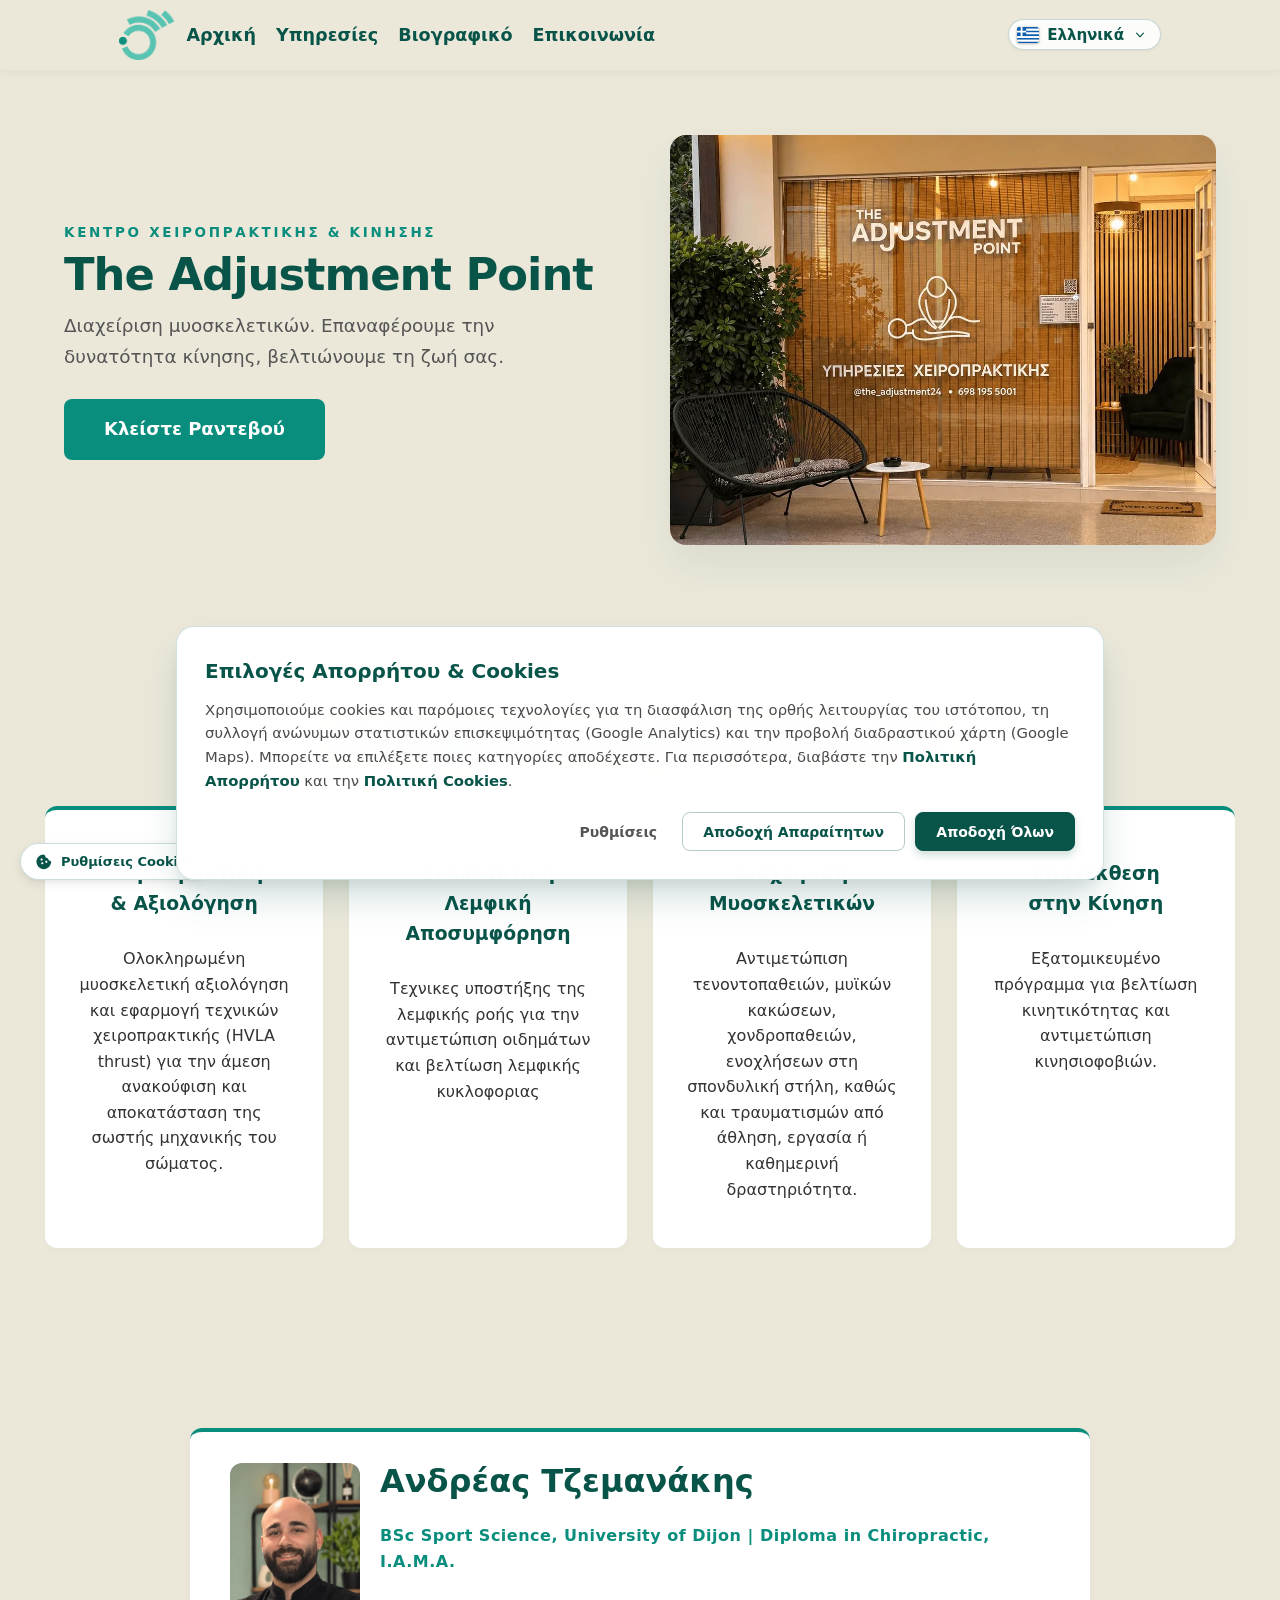
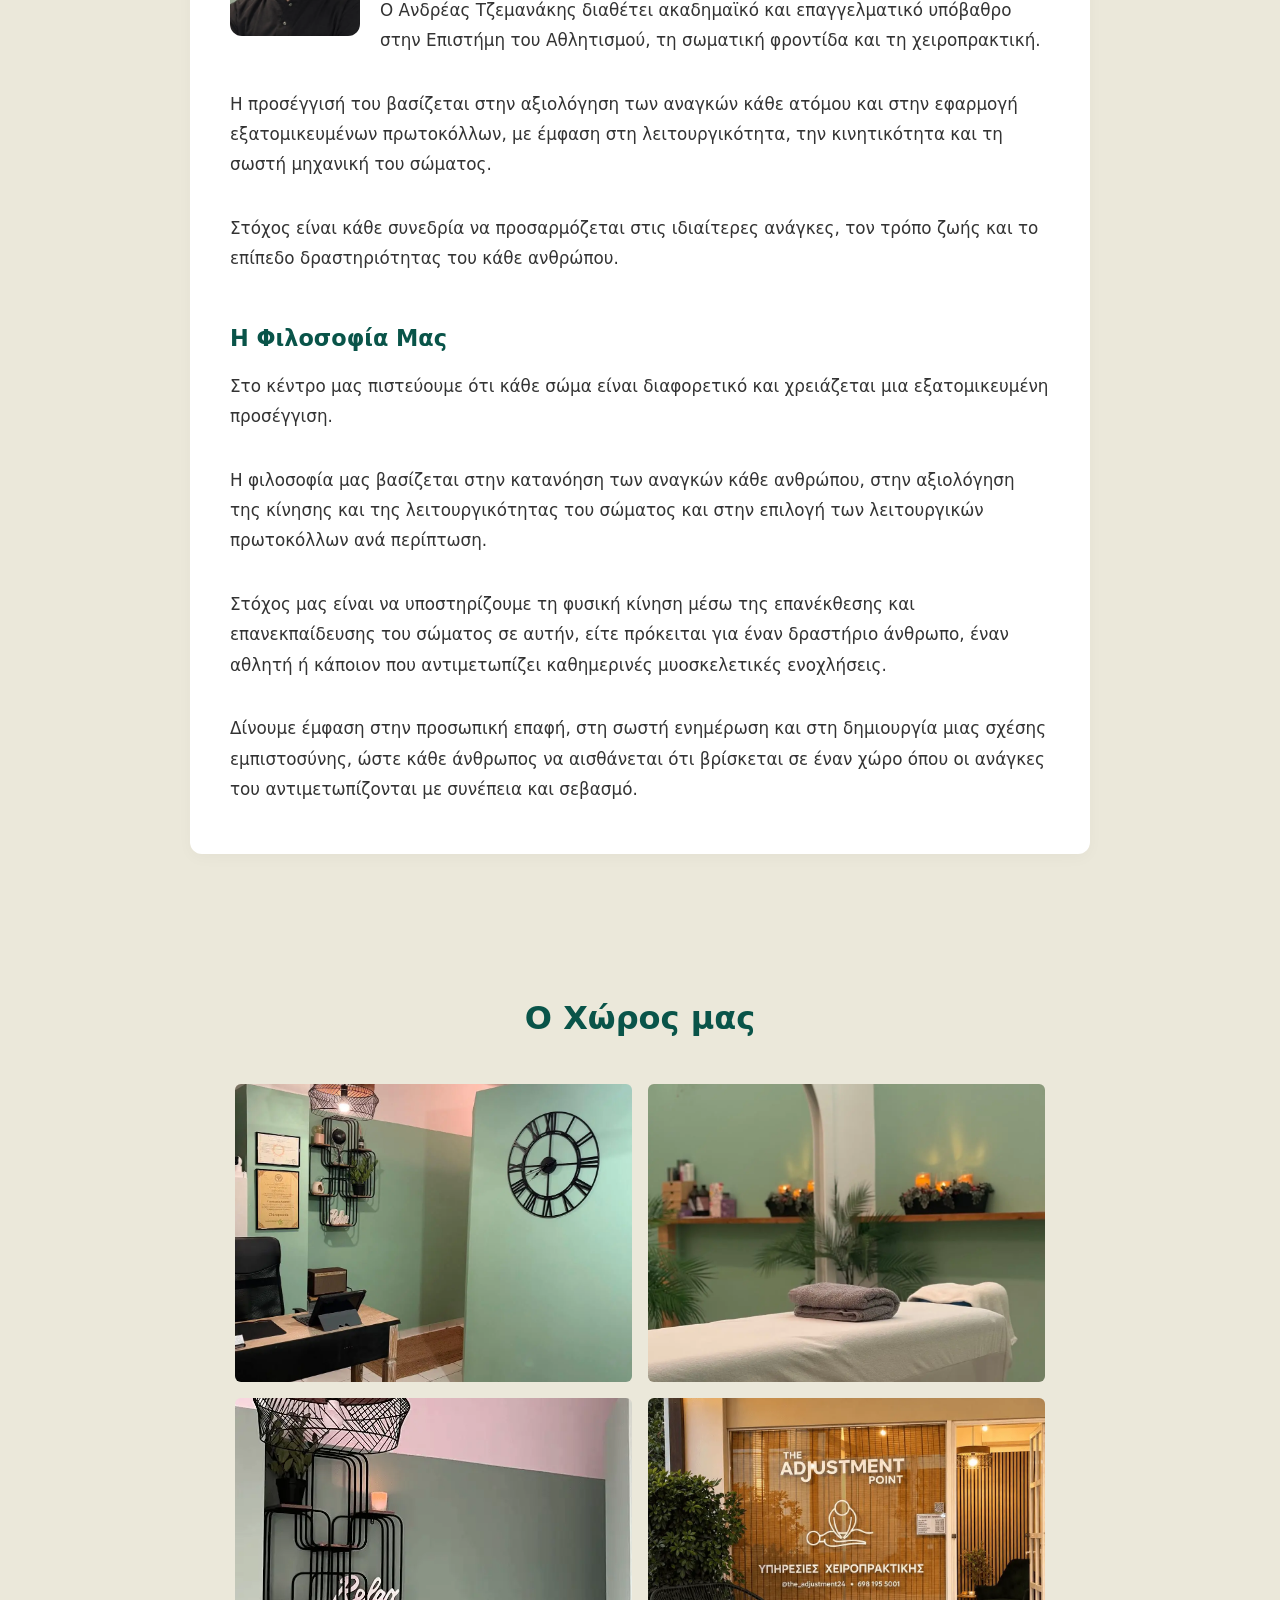
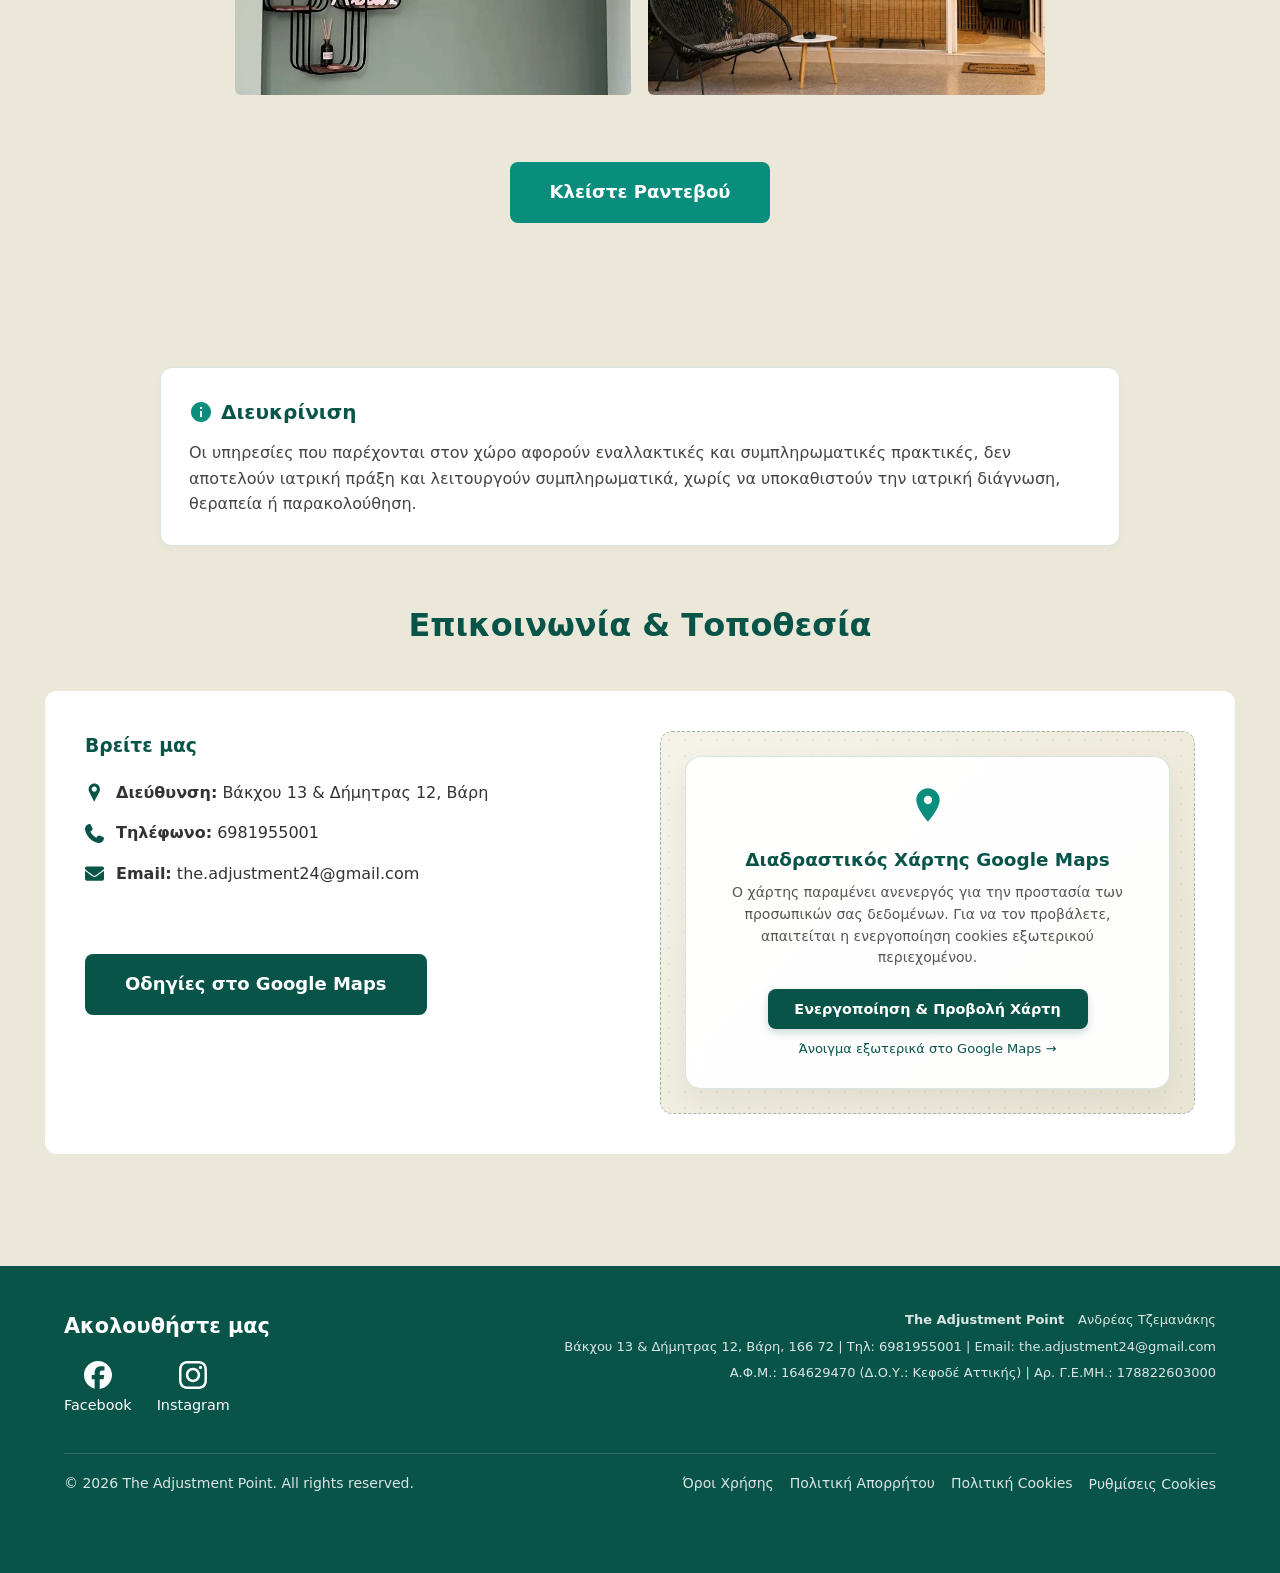
<file: index.html>
<!DOCTYPE html>
<html lang="el">
<head>
    <link rel="preconnect" href="https://www.googletagmanager.com">
    <link rel="preconnect" href="https://www.google-analytics.com">
    <link rel="preconnect" href="https://maps.googleapis.com">
    <link rel="stylesheet" href="css/cmp.css">
    <link rel="stylesheet" href="css/legal.css">
    <script src="js/cmp.js"></script>
    <script src="js/lang_switcher.js"></script>
    <meta charset="UTF-8">
    <meta http-equiv="X-UA-Compatible" content="IE=edge">
    <meta name="viewport" content="width=device-width, initial-scale=1.0">
    <link rel="icon" type="image/x-icon" href="favicon.ico">
    <link rel="icon" type="image/png" sizes="48x48" href="logo/favicon-48x48.png">
    <link rel="icon" type="image/png" sizes="96x96" href="logo/favicon-96x96.png">
    <link rel="icon" type="image/png" sizes="192x192" href="logo/favicon-192x192.png">
    <link rel="apple-touch-icon" href="logo/apple-touch-icon.png">
    <title>The Adjustment Point - Κέντρο Xειροπρακτικής & Kίνησης</title>
    <link rel="stylesheet" href="css/navbar.css">
    <link rel="stylesheet" href="css/global.css">
    <link rel="stylesheet" href="css/image_carousel.css">
    <link rel="canonical" href="https://www.adjustmentpoint.gr/">
    <link rel="alternate" hreflang="el" href="https://www.adjustmentpoint.gr/">
    <link rel="alternate" hreflang="en" href="https://www.adjustmentpoint.gr/en/">
    <link rel="alternate" hreflang="x-default" href="https://www.adjustmentpoint.gr/">
    <link rel="preload" as="image" href="building_images/building_exterior_1.webp">
    <script src="js/mobile_menu_btn.js" defer></script>
    <script src="js/image_carousel.js" defer></script>
    <meta name="description"
        content="Kέντρο χειροπρακτικής και κίνησης στη Βάρη. Διαχείριση μυοσκελετικών παθήσεων, κινητοποίηση μαλακών μορίων, λεμφική παροχέτευση και επανέκθεση στην κίνηση. Chiropractic and movement in Vari.">
    <meta name="keywords"
        content="κέντρο κίνησης, χειροπρακτική, χειροπρακτική Βάρη, Ανδρέας Τζεμανάκης, μασάζ, μασάζ Βάρη, διαχείριση μυοσκελετικών, κινητοποίηση μαλακών μορίων, επανέκθεση στην κίνηση, λεμφική παροχέτευση, τενοντίτιδα, αυχενικό μασάζ, αυχενικό massage, chiropractor Athens Riviera, sports massage Greece, relaxing massage, massage Vari, chiropractor Vari, the adjustment point, the adjustment point Vari">
    <meta property="og:title" content="The Adjustment Point - Κέντρο Xειροπρακτικής & Kίνησης">
    <meta property="og:site_name" content="The Adjustment Point">
    <meta property="og:description"
        content="Εξατομικευμένα πρωτόκολλα χειροπρακτικής. Επαναφέρουμε την δυνατότητα κίνησης. Κλείστε ραντεβού online.">
    <meta property="og:image" content="logo/preview_banner.png">
    <meta property="og:type" content="website">
    <meta name="twitter:card" content="summary_large_image">
    <meta name="twitter:title" content="The Adjustment Point - Κέντρο Xειροπρακτικής & Kίνησης">
    <meta name="twitter:description"
        content="Εξατομικευμένα πρωτόκολλα χειροπρακτικής. Επαναφέρουμε την δυνατότητα κίνησης. Κλείστε ραντεβού online.">
    <meta name="twitter:image" content="logo/preview_banner.png">
    <script type="application/ld+json">
    {
      "@context": "https://schema.org",
      "@type": "WebSite",
      "name": "The Adjustment Point",
      "url": "https://www.adjustmentpoint.gr/"
    }
    </script>
    <script type="application/ld+json">
    {
      "@context": "https://schema.org",
      "@type": "LocalBusiness",
      "name": "The Adjustment Point",
      "description": "Κέντρο χειροπρακτικής και κίνησης στη Βάρη. Διαχείριση μυοσκελετικών παθήσεων και κινητοποίηση μαλακών μορίων.",
      "image": "https://www.adjustmentpoint.gr/logo/logo.png",
      "@id": "https://www.adjustmentpoint.gr",
      "url": "https://www.adjustmentpoint.gr",
      "telephone": "+306981955001",
      "taxID": "164629470",
      "vatID": "EL164629470",
      "priceRange": "15€ - 150€",
      "address": {
        "@type": "PostalAddress",
        "streetAddress": "Δήμητρας 12, Βάκχου 13",
        "addressLocality": "Βάρη",
        "addressRegion": "Attica",
        "postalCode": "166 72",
        "addressCountry": "GR"
      },
      "geo": {
        "@type": "GeoCoordinates",
        "latitude": 37.8318309,
        "longitude": 23.8004691
      },
      "sameAs": [
        "https://www.facebook.com/profile.php?id=61572349864029",
        "https://www.instagram.com/the_adjustment24/"
      ],
      "founder": {
        "@type": "Person",
        "name": "Ανδρέας Τζεμανάκης",
        "jobTitle": "Chiropractor",
        "description": "BSc Sport Science, University of Dijon | Diploma in Chiropractic, I.A.M.A."
      }
    }
    </script>
</head>

<body>
    <nav class="navbar">
        <div class="navbar-left">
            <a href="#home" class="logo">
                <img src="logo/logo.png" alt="The Adjustment Point - Chiropractor">
            </a>
            <ul class="nav">
                <li class="nav-item"><a href="#home">Αρχική</a></li>
                <li class="nav-item"><a href="#services">Υπηρεσίες</a></li>
                <li class="nav-item"><a href="#about">Βιογραφικό</a></li>
                <li class="nav-item"><a href="#contact">Επικοινωνία</a></li>
            </ul>
        </div>
        <div class="navbar-right">
            <div class="lang-selector" id="lang-selector">
                <button type="button" class="lang-btn" id="lang-btn" aria-haspopup="listbox" aria-expanded="false"
                    aria-label="Επιλογή γλώσσας / Language selector">
                    <span class="lang-flag-icon" id="current-flag-icon">
                        <svg class="flag-svg" viewBox="0 0 640 480" width="20" height="15" aria-hidden="true">
                            <path fill="#0d5eaf" fill-rule="evenodd" d="M0 0h640v53.3H0z" />
                            <path fill="#fff" fill-rule="evenodd" d="M0 53.3h640v53.4H0z" />
                            <path fill="#0d5eaf" fill-rule="evenodd" d="M0 106.7h640V160H0z" />
                            <path fill="#fff" fill-rule="evenodd" d="M0 160h640v53.3H0z" />
                            <path fill="#0d5eaf" d="M0 0h266.7v266.7H0z" />
                            <path fill="#0d5eaf" fill-rule="evenodd" d="M0 213.3h640v53.4H0z" />
                            <path fill="#fff" fill-rule="evenodd" d="M0 266.7h640V320H0z" />
                            <path fill="#0d5eaf" fill-rule="evenodd" d="M0 320h640v53.3H0z" />
                            <path fill="#fff" fill-rule="evenodd" d="M0 373.3h640v53.4H0z" />
                            <g fill="#fff" fill-rule="evenodd" stroke-width="1.3">
                                <path d="M106.7 0H160v266.7h-53.3z" />
                                <path d="M0 106.7h266.7V160H0z" />
                            </g>
                            <path fill="#0d5eaf" d="M0 426.7h640V480H0z" />
                        </svg>
                    </span>
                    <span class="lang-text" id="current-lang-text">Ελληνικά</span>
                    <svg class="lang-chevron" viewBox="0 0 20 20" fill="currentColor" width="16" height="16"
                        aria-hidden="true">
                        <path fill-rule="evenodd"
                            d="M5.23 7.21a.75.75 0 011.06.02L10 11.168l3.71-3.938a.75.75 0 111.08 1.04l-4.25 4.5a.75.75 0 01-1.08 0l-4.25-4.5a.75.75 0 01.02-1.06z"
                            clip-rule="evenodd" />
                    </svg>
                </button>

                <ul class="lang-dropdown" id="lang-dropdown" role="listbox" aria-label="Επιλογές γλώσσας">
                    <a href="index.html" data-lang="el" style="text-decoration: none; color: inherit; width: 100%;">
                        <li class="lang-option is-active" role="option" aria-selected="true" tabindex="0">
                            <span class="lang-flag-icon">
                                <svg class="flag-svg" viewBox="0 0 640 480" width="20" height="15" aria-hidden="true">
                                    <path fill="#0d5eaf" fill-rule="evenodd" d="M0 0h640v53.3H0z" />
                                    <path fill="#fff" fill-rule="evenodd" d="M0 53.3h640v53.4H0z" />
                                    <path fill="#0d5eaf" fill-rule="evenodd" d="M0 106.7h640V160H0z" />
                                    <path fill="#fff" fill-rule="evenodd" d="M0 160h640v53.3H0z" />
                                    <path fill="#0d5eaf" d="M0 0h266.7v266.7H0z" />
                                    <path fill="#0d5eaf" fill-rule="evenodd" d="M0 213.3h640v53.4H0z" />
                                    <path fill="#fff" fill-rule="evenodd" d="M0 266.7h640V320H0z" />
                                    <path fill="#0d5eaf" fill-rule="evenodd" d="M0 320h640v53.3H0z" />
                                    <path fill="#fff" fill-rule="evenodd" d="M0 373.3h640v53.4H0z" />
                                    <g fill="#fff" fill-rule="evenodd" stroke-width="1.3">
                                        <path d="M106.7 0H160v266.7h-53.3z" />
                                        <path d="M0 106.7h266.7V160H0z" />
                                    </g>
                                    <path fill="#0d5eaf" d="M0 426.7h640V480H0z" />
                                </svg>
                            </span>
                            <span class="lang-label">
                                <span class="lang-name">Ελληνικά</span>
                                <span class="lang-status-badge" id="current-lang-badge">Τρέχουσα</span>
                            </span>
                            <svg class="lang-check-icon" viewBox="0 0 20 20" fill="currentColor" width="16" height="16"
                                aria-hidden="true">
                                <path fill-rule="evenodd"
                                    d="M16.707 5.293a1 1 0 010 1.414l-8 8a1 1 0 01-1.414 0l-4-4a1 1 0 011.414-1.414L8 12.586l7.293-7.293a1 1 0 011.414 0z"
                                    clip-rule="evenodd" />
                            </svg>
                        </li>
                    </a>
                    <a href="en/index.html" data-lang="en" style="text-decoration: none; color: inherit; width: 100%;">
                        <li class="lang-option" role="option" aria-selected="false" tabindex="0">
                            <span class="lang-flag-icon">
                                <svg class="flag-svg" viewBox="0 0 640 480" width="20" height="15" aria-hidden="true">
                                    <path fill="#012169" d="M0 0h640v480H0z" />
                                    <path fill="#FFF"
                                        d="m75 0 244 181L562 0h78v62L400 241l240 178v61h-80L320 301 81 480H0v-60l239-178L0 64V0z" />
                                    <path fill="#C8102E"
                                        d="m424 281 216 159v40L369 281zm-184 20 6 35L54 480H0zM640 0v3L391 191l2-44L590 0zM0 0l239 176h-60L0 42z" />
                                    <path fill="#FFF" d="M241 0v480h160V0zM0 160v160h640V160z" />
                                    <path fill="#C8102E" d="M0 193v96h640v-96zM273 0v480h96V0z" />
                                </svg>
                            </span>
                            <span class="lang-label">
                                <span class="lang-name">English</span>
                            </span>
                            <svg class="lang-check-icon" viewBox="0 0 20 20" fill="currentColor" width="16" height="16"
                                aria-hidden="true">
                                <path fill-rule="evenodd"
                                    d="M16.707 5.293a1 1 0 010 1.414l-8 8a1 1 0 01-1.414 0l-4-4a1 1 0 011.414-1.414L8 12.586l7.293-7.293a1 1 0 011.414 0z"
                                    clip-rule="evenodd" />
                            </svg>
                        </li>
                    </a>
                </ul>
            </div>
            <div class="menu-toggle" id="mobile-menu" tabindex="0" role="button" aria-label="Άνοιγμα μενού πλοήγησης"
                aria-expanded="false">
                <span class="bar"></span>
                <span class="bar"></span>
                <span class="bar"></span>
            </div>
        </div>
    </nav>

    <main>
        <section id="home" class="hero-split">
            <div class="hero-content">
                <span class="hero-subtitle tracking-in-expand">Κέντρο Xειροπρακτικής & Kίνησης</span>
                <h1 class="tracking-in-expand">The Adjustment Point</h1>
                <p class="tracking-in-expand">Διαχείριση μυοσκελετικών. Επαναφέρουμε την δυνατότητα κίνησης, βελτιώνουμε
                    τη ζωή σας.</p>
                <a href="https://www.bookup.gr/theadjustmentpoint" target="_blank" rel="noopener noreferrer"
                    class="clinic-book-btn">Κλείστε Ραντεβού</a>
            </div>
            <div class="hero-image-container">
                <img src="building_images/building_exterior_1.webp" alt="Κέντρο Xειροπρακτικής - Εσωτερικός χώρος 1"
                    class="hero-img" width="1200" height="1600" fetchpriority="high">
            </div>
        </section>

        <section id="services" class="section">
            <h2 class="section-title">Οι Υπηρεσίες & Εξειδικεύσεις Μας</h2>
            <div class="services-grid">
                <div class="service-card">
                    <h3>Χειροπρακτική & Αξιολόγηση</h3>
                    <p>Ολοκληρωμένη μυοσκελετική αξιολόγηση και εφαρμογή τεχνικών χειροπρακτικής (HVLA thrust) για την
                        άμεση ανακούφιση και αποκατάσταση της σωστής μηχανικής του σώματος.</p>
                </div>
                <div class="service-card">
                    <h3>Εναλλακτική Λεμφική Αποσυμφόρηση</h3>
                    <p>Τεχνικες υποστήξης της λεμφικής ροής για την αντιμετώπιση οιδημάτων και βελτίωση λεμφικής
                        κυκλοφοριας</p>
                </div>
                <div class="service-card">
                    <h3>Διαχείριση Μυοσκελετικών</h3>
                    <p>Αντιμετώπιση τενοντοπαθειών, μυϊκών κακώσεων, χονδροπαθειών, ενοχλήσεων στη σπονδυλική στήλη,
                        καθώς και τραυματισμών από άθληση, εργασία ή καθημερινή δραστηριότητα.</p>
                </div>
                <div class="service-card">
                    <h3>Επανέκθεση στην Κίνηση</h3>
                    <p>Εξατομικευμένο πρόγραμμα για βελτίωση κινητικότητας και αντιμετώπιση κινησιοφοβιών.</p>
                </div>
            </div>
        </section>

        <section id="about">
            <div class="bio-picture">
                <img src="biography_picture/biography_picture.webp" alt="Ανδρέας Τζεμανάκης - Chiropractor" width="1200"
                    height="1600" loading="lazy">
            </div>
            <h2 class="section-title">Ανδρέας Τζεμανάκης</h2>
            <p class="about-subtitle">BSc Sport Science, University of Dijon | Diploma in Chiropractic, I.A.M.A.</p>
            <div class="about-content">
                <p>Ο Ανδρέας Τζεμανάκης διαθέτει ακαδημαϊκό και επαγγελματικό υπόβαθρο στην Επιστήμη του Αθλητισμού, τη
                    σωματική φροντίδα και τη χειροπρακτική.</p>
                <p>Η προσέγγισή του βασίζεται στην αξιολόγηση των αναγκών κάθε ατόμου και στην εφαρμογή εξατομικευμένων
                    πρωτοκόλλων, με έμφαση στη λειτουργικότητα, την κινητικότητα και τη σωστή μηχανική του σώματος.</p>
                <p>Στόχος είναι κάθε συνεδρία να προσαρμόζεται στις ιδιαίτερες ανάγκες, τον τρόπο ζωής και το επίπεδο
                    δραστηριότητας του κάθε ανθρώπου.</p>
                <h3>Η Φιλοσοφία Μας</h3>
                <p>Στο κέντρο μας πιστεύουμε ότι κάθε σώμα είναι διαφορετικό και χρειάζεται μια εξατομικευμένη
                    προσέγγιση.</p>
                <p>Η φιλοσοφία μας βασίζεται στην κατανόηση των αναγκών κάθε ανθρώπου, στην αξιολόγηση της κίνησης και
                    της λειτουργικότητας του σώματος και στην επιλογή των λειτουργικών πρωτοκόλλων ανά περίπτωση.</p>
                <p>Στόχος μας είναι να υποστηρίζουμε τη φυσική κίνηση μέσω της επανέκθεσης και επανεκπαίδευσης του
                    σώματος σε αυτήν, είτε πρόκειται για έναν δραστήριο άνθρωπο, έναν αθλητή ή κάποιον που αντιμετωπίζει
                    καθημερινές μυοσκελετικές ενοχλήσεις.</p>
                <p>Δίνουμε έμφαση στην προσωπική επαφή, στη σωστή ενημέρωση και στη δημιουργία μιας σχέσης εμπιστοσύνης,
                    ώστε κάθε άνθρωπος να αισθάνεται ότι βρίσκεται σε έναν χώρο όπου οι ανάγκες του αντιμετωπίζονται με
                    συνέπεια και σεβασμό.</p>
            </div>
        </section>

        <section id="gallery" class="section">
            <h2 class="section-title">Ο Χώρος μας</h2>

            <div class="gallery-wrapper">
                <div class="desktop-grid">
                    <img src="building_images/interior_img_1.webp" alt="Κέντρο Xειροπρακτικής - Εσωτερικός χώρος 1"
                        width="1200" height="1600" loading="lazy">
                    <img src="building_images/interior_img_2.webp" alt="Κέντρο Xειροπρακτικής - Εσωτερικός χώρος 2"
                        width="1200" height="1600" loading="lazy">
                    <img src="building_images/interior_img_3.webp" alt="Κέντρο Xειροπρακτικής - Εσωτερικός χώρος 3"
                        width="1200" height="1600" loading="lazy">
                    <img src="building_images/building_exterior_1.webp" alt="Κέντρο Xειροπρακτικής - Εσωτερικός χώρος 1"
                        width="1200" height="1600" loading="lazy">
                </div>

                <div class="mobile-carousel">
                    <div class="main-carousel-image">
                        <button class="carousel-arrow prev-arrow" aria-label="Προηγούμενη φωτογραφία">&#10094;</button>
                        <img id="main-mobile-img" src="building_images/interior_img_1.webp"
                            alt="Κύρια φωτογραφία εσωτερικού χώρου" width="1200" height="1600" loading="lazy">
                        <button class="carousel-arrow next-arrow" aria-label="Επόμενη φωτογραφία">&#10095;</button>
                    </div>
                    <div class="carousel-thumbnails">
                        <img class="thumb active" src="building_images/interior_img_1.webp"
                            alt="Κέντρο Xειροπρακτικής - Εσωτερικός χώρος 1" width="1200" height="1600" loading="lazy">
                        <img class="thumb" src="building_images/interior_img_2.webp"
                            alt="Κέντρο Xειροπρακτικής - Εσωτερικός χώρος 2" width="1200" height="1600" loading="lazy">
                        <img class="thumb" src="building_images/interior_img_3.webp"
                            alt="Κέντρο Xειροπρακτικής - Εσωτερικός χώρος 3" width="1200" height="1600" loading="lazy">
                        <img class="thumb" src="building_images/building_exterior_1.webp"
                            alt="Κέντρο Xειροπρακτικής - Εσωτερικός χώρος 1" width="1200" height="1600" loading="lazy">
                    </div>
                </div>
            </div>
            <div class="gallery-btn-container">
                <a href="https://www.bookup.gr/theadjustmentpoint" target="_blank" rel="noopener noreferrer"
                    class="clinic-book-btn">Κλείστε Ραντεβού</a>
            </div>
        </section>

        <section id="contact" class="section" style="scroll-margin-top: clamp(4rem, 10vh, 6.25rem);">
            <div class="disclaimer-notice">
                <h3 class="disclaimer-header">
                    <svg xmlns="http://www.w3.org/2000/svg" viewBox="0 0 24 24" class="info-icon" aria-hidden="true">
                        <path
                            d="M12 2C6.48 2 2 6.48 2 12s4.48 10 10 10 10-4.48 10-10S17.52 2 12 2zm1 15h-2v-6h2v6zm0-8h-2V7h2v2z" />
                    </svg>
                    <span>Διευκρίνιση</span>
                </h3>
                <p>Οι υπηρεσίες που παρέχονται στον χώρο αφορούν εναλλακτικές και συμπληρωματικές πρακτικές, δεν
                    αποτελούν ιατρική πράξη και λειτουργούν συμπληρωματικά, χωρίς να υποκαθιστούν την ιατρική διάγνωση,
                    θεραπεία ή παρακολούθηση.</p>
            </div>
            <h2 class="section-title">Επικοινωνία & Τοποθεσία</h2>
            <div class="location-container">
                <div class="contact-info">
                    <h3 style="color: var(--dark-green); margin-top: 0;">Βρείτε μας</h3>

                    <div class="contact-row">
                        <svg xmlns="http://www.w3.org/2000/svg" viewBox="0 0 42 42" aria-hidden="true">
                            <path
                                d="M33 13.924C33 6.893 27.594 1 20.51 1S8 6.897 8 13.93C8 16.25 8.324 18 9.423 20h-.021l10.695 20.621c.402.551.824-.032.824-.032C20.56 41.13 31.616 20 31.616 20h-.009C32.695 18 33 16.246 33 13.924zm-18.249-.396c0-3.317 2.579-6.004 5.759-6.004c3.179 0 5.76 2.687 5.76 6.004s-2.581 6.005-5.76 6.005c-3.18 0-5.759-2.687-5.759-6.005z" />
                        </svg>
                        <span><strong>Διεύθυνση:</strong> <a href="https://maps.app.goo.gl/NmPnQMgVqVfagS7F6"
                                target="_blank" rel="noopener noreferrer">Βάκχου 13 & Δήμητρας 12, Βάρη</a></span>
                    </div>

                    <div class="contact-row">
                        <svg xmlns="http://www.w3.org/2000/svg" viewBox="0 0 512 512" aria-hidden="true">
                            <path
                                d="M160.2 25c-7.9-18.9-28.5-28.9-48.1-23.6l-5.5 1.5C42 20.5-13.2 83.1 2.9 159.3C40 334.3 177.7 472 352.7 509.1C429 525.3 491.5 470 509.1 405.4l1.5-5.5c5.4-19.7-4.7-40.3-23.5-48.1l-97.3-40.5c-16.5-6.9-35.6-2.1-47 11.8l-38.6 47.2c-70.3-34.9-126.9-93.3-159.4-165l44.2-36c13.9-11.3 18.6-30.4 11.8-47z" />
                        </svg>
                        <span><strong>Τηλέφωνο:</strong> <a href="tel:6981955001">6981955001</a></span>
                    </div>

                    <div class="contact-row">
                        <svg xmlns="http://www.w3.org/2000/svg" viewBox="0 0 512 512" aria-hidden="true">
                            <path
                                d="M502.3 190.8c3.9-3.1 9.7-.2 9.7 4.7V400c0 26.5-21.5 48-48 48H48c-26.5 0-48-21.5-48-48V195.6c0-5 5.7-7.8 9.7-4.7c22.4 17.4 52.1 39.5 154.1 113.6c21.1 15.4 56.7 47.8 92.2 47.6c35.7.3 72-32.8 92.3-47.6c102-74.1 131.6-96.3 154-113.7zM256 320c23.2.4 56.6-29.2 73.4-41.4c132.7-96.3 142.8-104.7 173.4-128.7c5.8-4.5 9.2-11.5 9.2-18.9v-19c0-26.5-21.5-48-48-48H48C21.5 64 0 85.5 0 112v19c0 7.4 3.4 14.3 9.2 18.9c30.6 23.9 40.7 32.4 173.4 128.7c16.8 12.2 50.2 41.8 73.4 41.4z" />
                        </svg>
                        <span><strong>Email:</strong> <a
                                href="mailto:the.adjustment24@gmail.com">the.adjustment24@gmail.com</a></span>
                    </div>
                    <br class="desktop-map-btn">
                    <a href="https://maps.app.goo.gl/6xaPBVVygRNUeTxE6" target="_blank"
                        class="clinic-book-btn desktop-map-btn" style="background-color: var(--dark-green);">Οδηγίες στο
                        Google Maps</a>
                </div>

                <div class="map-container"
                    data-src="https://www.google.com/maps/embed?pb=!1m18!1m12!1m3!1d3151.215909786968!2d23.800469076837256!3d37.8318309719711!2m3!1f0!2f0!3f0!3m2!1i1024!2i768!4f13.1!3m3!1m2!1s0x4fa8a4b26e5c45d5%3A0xa3ca2a22623297a9!2sThe%20Adjustment%20Point!5e0!3m2!1sen!2sgr!4v1789498225098!5m2!1sen!2sgr">
                </div>
                <a href="https://maps.app.goo.gl/6xaPBVVygRNUeTxE6" target="_blank"
                    class="clinic-book-btn mobile-map-btn">Οδηγίες στο Google Maps</a>
            </div>
        </section>
    </main>

    <footer>
        <div class="footer-container">
            <div class="footer-column footer-follow">
                <h3 style="margin-bottom: clamp(0.75rem, 2vh, 1.25rem);">Ακολουθήστε μας</h3>
                <div class="social-links">
                    <a href="https://www.facebook.com/profile.php?id=61572349864029" target="_blank"
                        rel="noopener noreferrer" aria-label="Επισκεφθείτε τη σελίδα μας στο Facebook">
                        <svg aria-hidden="true" viewBox="0 0 24 24" xmlns="http://www.w3.org/2000/svg">
                            <path
                                d="M9.101 23.691v-7.98H6.627v-3.667h2.474v-1.58c0-4.085 1.848-5.978 5.858-5.978.401 0 .955.042 1.468.103a8.68 8.68 0 0 1 1.141.195v3.325a8.623 8.623 0 0 0-.653-.036 26.805 26.805 0 0 0-.733-.009c-.707 0-1.259.096-1.675.309a1.686 1.686 0 0 0-.679.622c-.258.42-.374.995-.374 1.752v1.297h3.919l-.386 2.103-.287 1.564h-3.246v8.245C19.396 23.238 24 18.179 24 12.044c0-6.627-5.373-12-12-12s-12 5.373-12 12c0 5.628 3.874 10.35 9.101 11.647Z" />
                        </svg>
                        <span>Facebook</span>
                    </a>
                    <a href="https://www.instagram.com/the_adjustment24/" target="_blank" rel="noopener noreferrer"
                        aria-label="Επισκεφθείτε τη σελίδα μας στο Instagram">
                        <svg aria-hidden="true" viewBox="0 0 24 24" xmlns="http://www.w3.org/2000/svg">
                            <path
                                d="M7.0301.084c-1.2768.0602-2.1487.264-2.911.5634-.7888.3075-1.4575.72-2.1228 1.3877-.6652.6677-1.075 1.3368-1.3802 2.127-.2954.7638-.4956 1.6365-.552 2.914-.0564 1.2775-.0689 1.6882-.0626 4.947.0062 3.2586.0206 3.6671.0825 4.9473.061 1.2765.264 2.1482.5635 2.9107.308.7889.72 1.4573 1.388 2.1228.6679.6655 1.3365 1.0743 2.1285 1.38.7632.295 1.6361.4961 2.9134.552 1.2773.056 1.6884.069 4.9462.0627 3.2578-.0062 3.668-.0207 4.9478-.0814 1.28-.0607 2.147-.2652 2.9098-.5633.7889-.3086 1.4578-.72 2.1228-1.3881.665-.6682 1.0745-1.3378 1.3795-2.1284.2957-.7632.4966-1.636.552-2.9124.056-1.2809.0692-1.6898.063-4.948-.0063-3.2583-.021-3.6668-.0817-4.9465-.0607-1.2797-.264-2.1487-.5633-2.9117-.3084-.7889-.72-1.4568-1.3876-2.1228C21.2982 1.33 20.628.9208 19.8378.6165 19.074.321 18.2017.1197 16.9244.0645 15.6471.0093 15.236-.005 11.977.0014 8.718.0076 8.31.0215 7.0301.0839m.1402 21.6932c-1.17-.0509-1.8053-.2453-2.2287-.408-.5606-.216-.96-.4771-1.3819-.895-.422-.4178-.6811-.8186-.9-1.378-.1644-.4234-.3624-1.058-.4171-2.228-.0595-1.2645-.072-1.6442-.079-4.848-.007-3.2037.0053-3.583.0607-4.848.05-1.169.2456-1.805.408-2.2282.216-.5613.4762-.96.895-1.3816.4188-.4217.8184-.6814 1.3783-.9003.423-.1651 1.0575-.3614 2.227-.4171 1.2655-.06 1.6447-.072 4.848-.079 3.2033-.007 3.5835.005 4.8495.0608 1.169.0508 1.8053.2445 2.228.408.5608.216.96.4754 1.3816.895.4217.4194.6816.8176.9005 1.3787.1653.4217.3617 1.056.4169 2.2263.0602 1.2655.0739 1.645.0796 4.848.0058 3.203-.0055 3.5834-.061 4.848-.051 1.17-.245 1.8055-.408 2.2294-.216.5604-.4763.96-.8954 1.3814-.419.4215-.8181.6811-1.3783.9-.4224.1649-1.0577.3617-2.2262.4174-1.2656.0595-1.6448.072-4.8493.079-3.2045.007-3.5825-.006-4.848-.0608M16.953 5.5864A1.44 1.44 0 1 0 18.39 4.144a1.44 1.44 0 0 0-1.437 1.4424M5.8385 12.012c.0067 3.4032 2.7706 6.1557 6.173 6.1493 3.4026-.0065 6.157-2.7701 6.1506-6.1733-.0065-3.4032-2.771-6.1565-6.174-6.1498-3.403.0067-6.156 2.771-6.1496 6.1738M8 12.0077a4 4 0 1 1 4.008 3.9921A3.9996 3.9996 0 0 1 8 12.0077" />
                        </svg>
                        <span>Instagram</span>
                    </a>
                </div>
            </div>

            <div class="footer-column footer-business-identity">
                <p>
                    <strong>The Adjustment Point</strong> Ανδρέας Τζεμανάκης
                </p>
                <p>
                    <a href="https://maps.app.goo.gl/NmPnQMgVqVfagS7F6" target="_blank" rel="noopener noreferrer">Βάκχου 13 & Δήμητρας 12, Βάρη, 166 72</a> | Τηλ: <a href="tel:6981955001">6981955001</a> | Email: <a href="mailto:the.adjustment24@gmail.com">the.adjustment24@gmail.com</a>
                </p>
                <p>
                    Α.Φ.Μ.: 164629470 (Δ.Ο.Υ.: Κεφοδέ Αττικής) | Αρ. Γ.Ε.ΜΗ.: 178822603000
                </p>
            </div>
        </div>

        <div class="footer-bottom">
            <div class="footer-bottom-container">
                <p class="footer-copyright">© 2026 The Adjustment Point. All rights reserved.</p>
                <div class="footer-legal-links">
                    <a href="terms_of_use.html">Όροι Χρήσης</a>
                    <a href="privacy-policy.html">Πολιτική Απορρήτου</a>
                    <a href="cookie-policy.html">Πολιτική Cookies</a>
                    <button type="button" class="tap-cookie-settings-trigger">Ρυθμίσεις Cookies</button>
                </div>
            </div>
        </div>
    </footer>
</body>
</html>
</file>
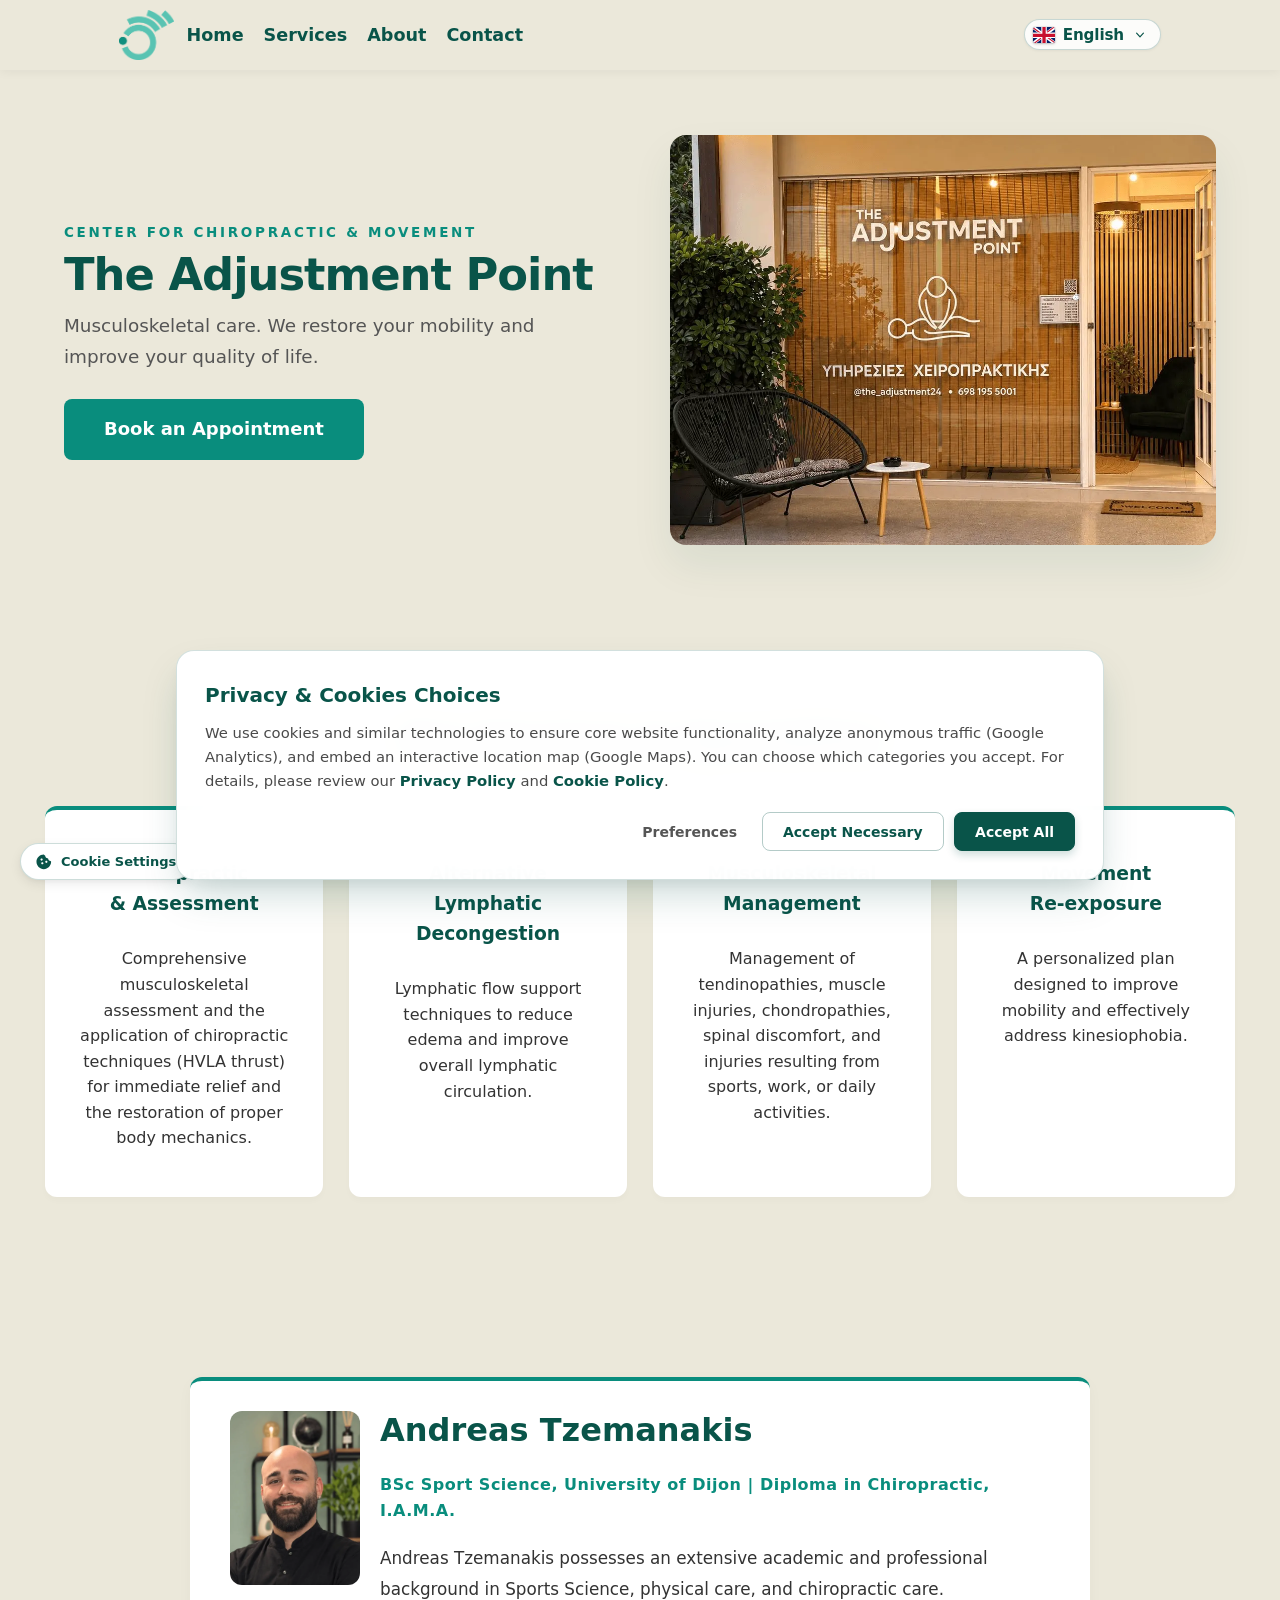
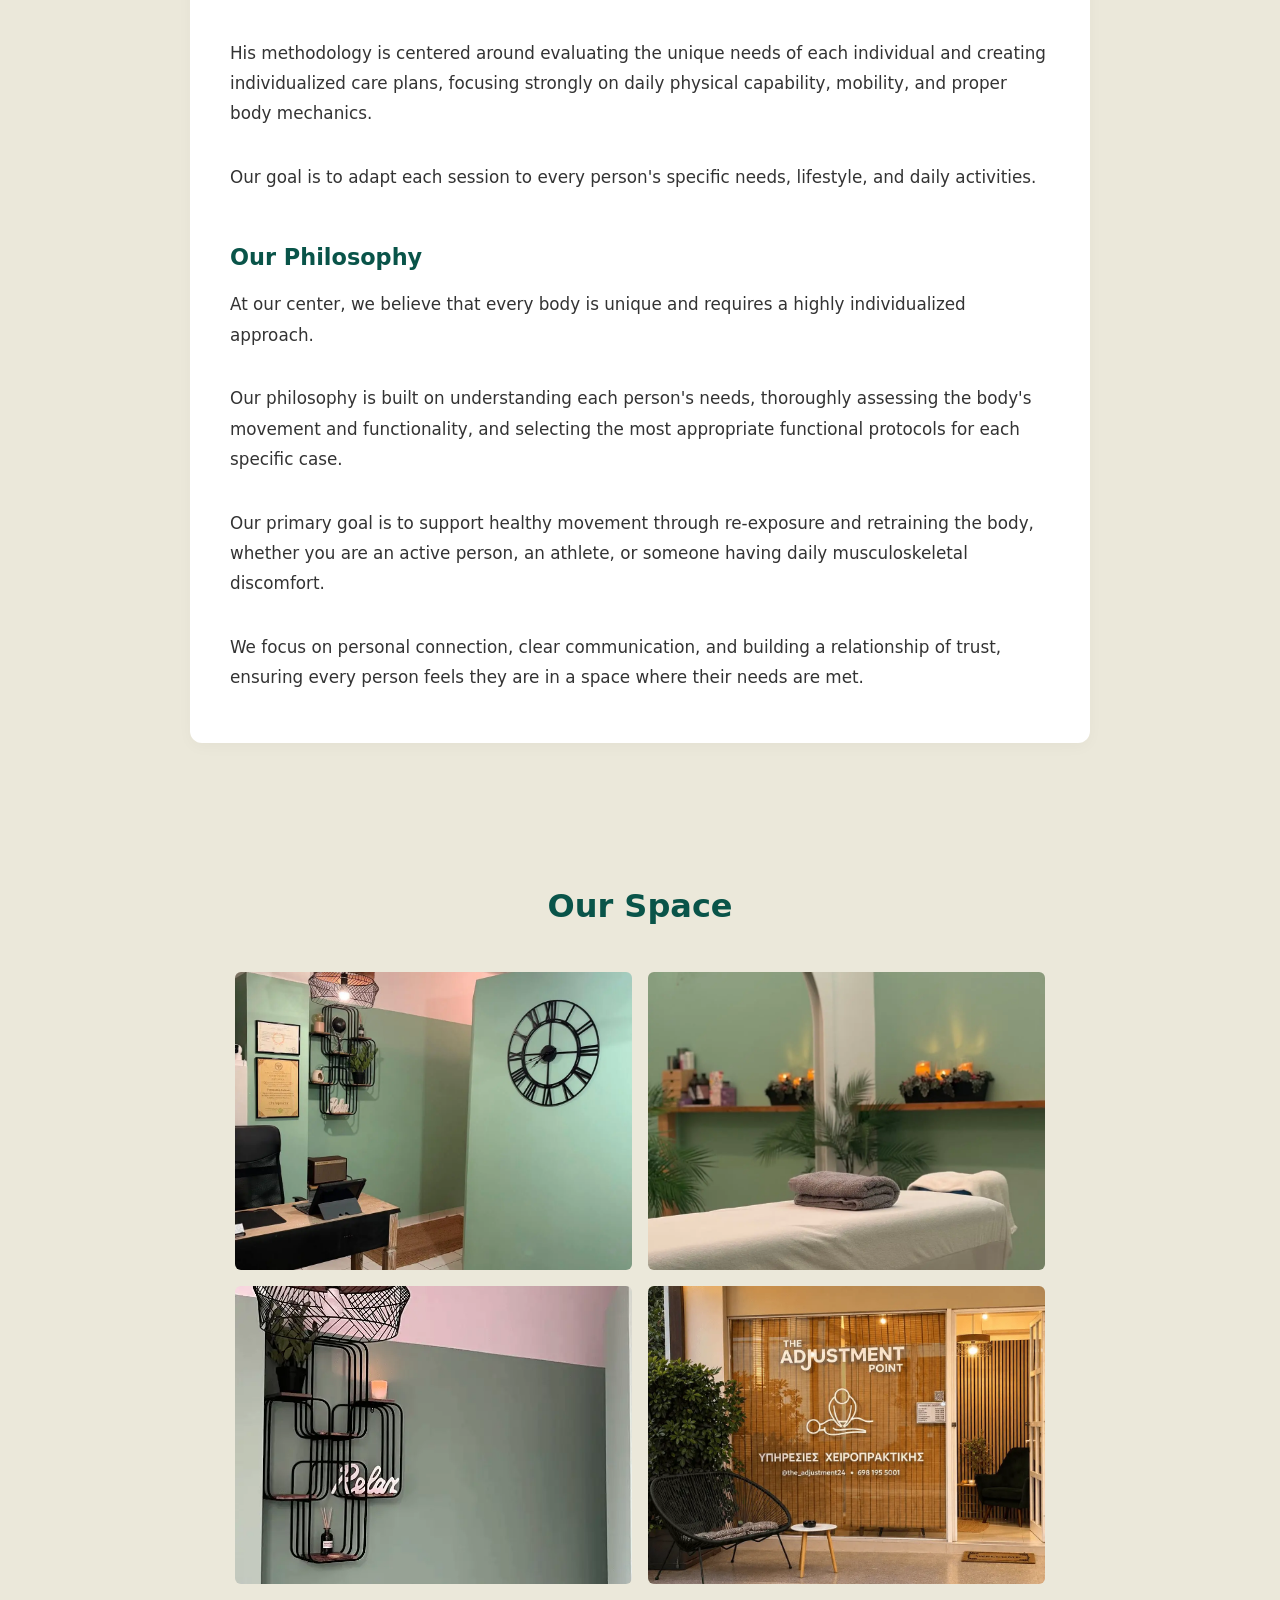
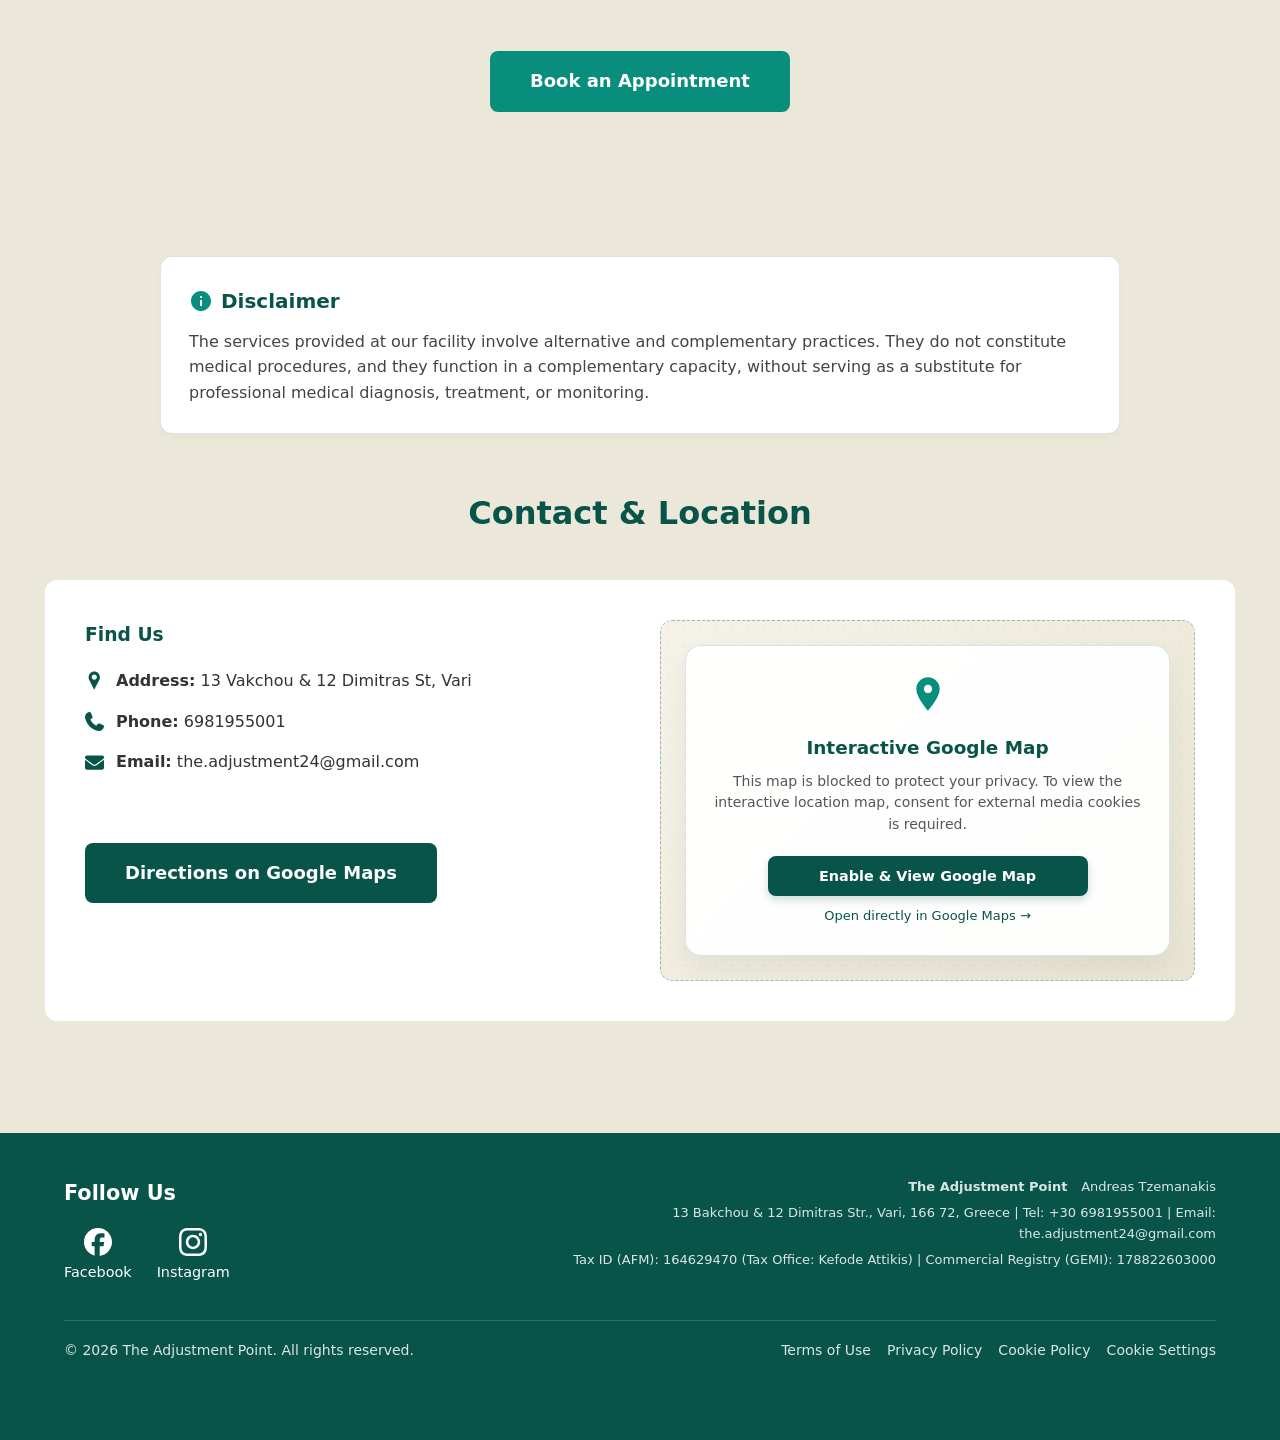
<file: en/index.html>
<!DOCTYPE html>
<html lang="en">
<head>
    <link rel="preconnect" href="https://www.googletagmanager.com">
    <link rel="preconnect" href="https://www.google-analytics.com">
    <link rel="preconnect" href="https://maps.googleapis.com">
    <link rel="stylesheet" href="../css/cmp.css">
    <link rel="stylesheet" href="../css/legal.css">
    <script src="../js/cmp.js"></script>
    <script src="../js/lang_switcher.js"></script>
    <meta charset="UTF-8">
    <meta http-equiv="X-UA-Compatible" content="IE=edge">
    <meta name="viewport" content="width=device-width, initial-scale=1.0">
    <link rel="icon" type="image/x-icon" href="../favicon.ico">
    <link rel="icon" type="image/png" sizes="48x48" href="../logo/favicon-48x48.png">
    <link rel="icon" type="image/png" sizes="96x96" href="../logo/favicon-96x96.png">
    <link rel="icon" type="image/png" sizes="192x192" href="../logo/favicon-192x192.png">
    <link rel="apple-touch-icon" href="../logo/apple-touch-icon.png">
    <title>The Adjustment Point: Center for Chiropractic & Movement</title>
    <link rel="stylesheet" href="../css/navbar.css">
    <link rel="stylesheet" href="../css/global.css">
    <link rel="stylesheet" href="../css/image_carousel.css">
    <link rel="canonical" href="https://www.adjustmentpoint.gr/en/">
    <link rel="alternate" hreflang="el" href="https://www.adjustmentpoint.gr/">
    <link rel="alternate" hreflang="en" href="https://www.adjustmentpoint.gr/en/">
    <link rel="alternate" hreflang="x-default" href="https://www.adjustmentpoint.gr/">
    <link rel="preload" as="image" href="../building_images/building_exterior_1.webp">
    <script src="../js/mobile_menu_btn.js" defer></script>
    <script src="../js/image_carousel.js" defer></script>
    <meta name="description"
        content="Chiropractic and movement center in Vari. Management of musculoskeletal conditions, soft tissue mobilization, lymphatic drainage, and movement re-exposure. Chiropractic and movement in Vari.">
    <meta name="keywords"
        content="κέντρο κίνησης, χειροπρακτική, χειροπρακτική Βάρη, Ανδρέας Τζεμανάκης, μασάζ, μασάζ Βάρη, διαχείριση μυοσκελετικών, κινητοποίηση μαλακών μορίων, επανέκθεση στην κίνηση, λεμφική παροχέτευση, τενοντίτιδα, αυχενικό μασάζ, αυχενικό massage, chiropractor Athens Riviera, sports massage Greece, relaxing massage, massage Vari, chiropractor Vari, the adjustment point, the adjustment point Vari">
    <meta property="og:title" content="The Adjustment Point: Center for Chiropractic & Movement">
    <meta property="og:site_name" content="The Adjustment Point">
    <meta property="og:description"
        content="Personalized chiropractic protocols. We restore your ability to move. Book your appointment online.">
    <meta property="og:image" content="../logo/preview_banner.png">
    <meta property="og:type" content="website">
    <meta name="twitter:card" content="summary_large_image">
    <meta name="twitter:title" content="The Adjustment Point: Center for Chiropractic & Movement">
    <meta name="twitter:description"
        content="Personalized chiropractic protocols. We restore your ability to move. Book your appointment online.">
    <meta name="twitter:image" content="../logo/preview_banner.png">
    <script type="application/ld+json">
    {
      "@context": "https://schema.org",
      "@type": "WebSite",
      "name": "The Adjustment Point",
      "url": "https://www.adjustmentpoint.gr/"
    }
    </script>
    <script type="application/ld+json">
    {
      "@context": "https://schema.org",
      "@type": "LocalBusiness",
      "name": "The Adjustment Point",
      "description": "Chiropractic and movement center in Vari. Management of musculoskeletal conditions and soft tissue mobilization.",
      "image": "https://www.adjustmentpoint.gr/logo/logo.png",
      "@id": "https://www.adjustmentpoint.gr",
      "url": "https://www.adjustmentpoint.gr/en/",
      "telephone": "+306981955001",
      "taxID": "164629470",
      "vatID": "EL164629470",
      "priceRange": "15€ - 150€",
      "address": {
        "@type": "PostalAddress",
        "streetAddress": "13 Vakchou & 12 Dimitras St",
        "addressLocality": "Vari",
        "addressRegion": "Attica",
        "postalCode": "166 72",
        "addressCountry": "GR"
      },
      "geo": {
        "@type": "GeoCoordinates",
        "latitude": 37.8318309,
        "longitude": 23.8004691
      },
      "sameAs": [
        "https://www.facebook.com/profile.php?id=61572349864029",
        "https://www.instagram.com/the_adjustment24/"
      ],
      "founder": {
        "@type": "Person",
        "name": "Andreas Tzemanakis",
        "jobTitle": "Chiropractor",
        "description": "BSc Sport Science, University of Dijon | Diploma in Chiropractic, I.A.M.A."
      }
    }
    </script>
</head>

<body>
    <nav class="navbar">
        <div class="navbar-left">
            <a href="#home" class="logo">
                <img src="../logo/logo.png" alt="The Adjustment Point - Chiropractor">
            </a>
            <ul class="nav">
                <li class="nav-item"><a href="#home">Home</a></li>
                <li class="nav-item"><a href="#services">Services</a></li>
                <li class="nav-item"><a href="#about">About</a></li>
                <li class="nav-item"><a href="#contact">Contact</a></li>
            </ul>
        </div>
        <div class="navbar-right">
            <div class="lang-selector" id="lang-selector">
                <button type="button" class="lang-btn" id="lang-btn" aria-haspopup="listbox" aria-expanded="false"
                    aria-label="Language selector">
                    <span class="lang-flag-icon" id="current-flag-icon">
                        <svg class="flag-svg" viewBox="0 0 640 480" width="20" height="15" aria-hidden="true">
                            <path fill="#012169" d="M0 0h640v480H0z" />
                            <path fill="#FFF"
                                d="m75 0 244 181L562 0h78v62L400 241l240 178v61h-80L320 301 81 480H0v-60l239-178L0 64V0z" />
                            <path fill="#C8102E"
                                d="m424 281 216 159v40L369 281zm-184 20 6 35L54 480H0zM640 0v3L391 191l2-44L590 0zM0 0l239 176h-60L0 42z" />
                            <path fill="#FFF" d="M241 0v480h160V0zM0 160v160h640V160z" />
                            <path fill="#C8102E" d="M0 193v96h640v-96zM273 0v480h96V0z" />
                        </svg>
                    </span>
                    <span class="lang-text" id="current-lang-text">English</span>
                    <svg class="lang-chevron" viewBox="0 0 20 20" fill="currentColor" width="16" height="16"
                        aria-hidden="true">
                        <path fill-rule="evenodd"
                            d="M5.23 7.21a.75.75 0 011.06.02L10 11.168l3.71-3.938a.75.75 0 111.08 1.04l-4.25 4.5a.75.75 0 01-1.08 0l-4.25-4.5a.75.75 0 01.02-1.06z"
                            clip-rule="evenodd" />
                    </svg>
                </button>

                <ul class="lang-dropdown" id="lang-dropdown" role="listbox" aria-label="Language options">
                    <a href="../index.html" data-lang="el" style="text-decoration: none; color: inherit; width: 100%;">
                        <li class="lang-option" role="option" aria-selected="false" tabindex="0">
                            <span class="lang-flag-icon">
                                <svg class="flag-svg" viewBox="0 0 640 480" width="20" height="15" aria-hidden="true">
                                    <path fill="#0d5eaf" fill-rule="evenodd" d="M0 0h640v53.3H0z" />
                                    <path fill="#fff" fill-rule="evenodd" d="M0 53.3h640v53.4H0z" />
                                    <path fill="#0d5eaf" fill-rule="evenodd" d="M0 106.7h640V160H0z" />
                                    <path fill="#fff" fill-rule="evenodd" d="M0 160h640v53.3H0z" />
                                    <path fill="#0d5eaf" d="M0 0h266.7v266.7H0z" />
                                    <path fill="#0d5eaf" fill-rule="evenodd" d="M0 213.3h640v53.4H0z" />
                                    <path fill="#fff" fill-rule="evenodd" d="M0 266.7h640V320H0z" />
                                    <path fill="#0d5eaf" fill-rule="evenodd" d="M0 320h640v53.3H0z" />
                                    <path fill="#fff" fill-rule="evenodd" d="M0 373.3h640v53.4H0z" />
                                    <g fill="#fff" fill-rule="evenodd" stroke-width="1.3">
                                        <path d="M106.7 0H160v266.7h-53.3z" />
                                        <path d="M0 106.7h266.7V160H0z" />
                                    </g>
                                    <path fill="#0d5eaf" d="M0 426.7h640V480H0z" />
                                </svg>
                            </span>
                            <span class="lang-label">
                                <span class="lang-name">Ελληνικά</span>
                            </span>
                        </li>
                    </a>
                    <a href="index.html" data-lang="en" style="text-decoration: none; color: inherit; width: 100%;">
                        <li class="lang-option is-active" role="option" aria-selected="true" tabindex="0">
                            <span class="lang-flag-icon">
                                <svg class="flag-svg" viewBox="0 0 640 480" width="20" height="15" aria-hidden="true">
                                    <path fill="#012169" d="M0 0h640v480H0z" />
                                    <path fill="#FFF"
                                        d="m75 0 244 181L562 0h78v62L400 241l240 178v61h-80L320 301 81 480H0v-60l239-178L0 64V0z" />
                                    <path fill="#C8102E"
                                        d="m424 281 216 159v40L369 281zm-184 20 6 35L54 480H0zM640 0v3L391 191l2-44L590 0zM0 0l239 176h-60L0 42z" />
                                    <path fill="#FFF" d="M241 0v480h160V0zM0 160v160h640V160z" />
                                    <path fill="#C8102E" d="M0 193v96h640v-96zM273 0v480h96V0z" />
                                </svg>
                            </span>
                            <span class="lang-label">
                                <span class="lang-name">English</span>
                                <span class="lang-status-badge" id="current-lang-badge">Current</span>
                            </span>
                            <svg class="lang-check-icon" viewBox="0 0 20 20" fill="currentColor" width="16" height="16"
                                aria-hidden="true">
                                <path fill-rule="evenodd"
                                    d="M16.707 5.293a1 1 0 010 1.414l-8 8a1 1 0 01-1.414 0l-4-4a1 1 0 011.414-1.414L8 12.586l7.293-7.293a1 1 0 011.414 0z"
                                    clip-rule="evenodd" />
                            </svg>
                        </li>
                    </a>
                </ul>
            </div>
            <div class="menu-toggle" id="mobile-menu" tabindex="0" role="button" aria-label="Open navigation menu"
                aria-expanded="false">
                <span class="bar"></span>
                <span class="bar"></span>
                <span class="bar"></span>
            </div>
        </div>
    </nav>

    <main>
        <section id="home" class="hero-split">
            <div class="hero-content">
                <span class="hero-subtitle tracking-in-expand">Center for Chiropractic & Movement</span>
                <h1 class="tracking-in-expand">The Adjustment Point</h1>
                <p class="tracking-in-expand">Musculoskeletal care. We restore your mobility and improve your quality of
                    life.</p>
                <a href="https://www.bookup.gr/theadjustmentpoint" target="_blank" rel="noopener noreferrer"
                    class="clinic-book-btn">Book an Appointment</a>
            </div>
            <div class="hero-image-container">
                <img src="../building_images/building_exterior_1.webp" alt="Chiropractic center - Exterior space 1"
                    class="hero-img" width="1200" height="1600" fetchpriority="high">
            </div>
        </section>

        <section id="services" class="section">
            <h2 class="section-title">Our Services & Specialties</h2>
            <div class="services-grid">
                <div class="service-card">
                    <h3>Chiropractic & Assessment</h3>
                    <p>Comprehensive musculoskeletal assessment and the application of chiropractic techniques (HVLA
                        thrust) for immediate relief and the restoration of proper body mechanics.</p>
                </div>
                <div class="service-card">
                    <h3>Alternative Lymphatic Decongestion</h3>
                    <p>Lymphatic flow support techniques to reduce edema and improve overall lymphatic circulation.</p>
                </div>
                <div class="service-card">
                    <h3>Musculoskeletal Management</h3>
                    <p>Management of tendinopathies, muscle injuries, chondropathies, spinal discomfort, and injuries
                        resulting from sports, work, or daily activities.</p>
                </div>
                <div class="service-card">
                    <h3>Movement Re-exposure</h3>
                    <p>A personalized plan designed to improve mobility and effectively address kinesiophobia.</p>
                </div>
            </div>
        </section>

        <section id="about">
            <div class="bio-picture">
                <img src="../biography_picture/biography_picture.webp" alt="Andreas Tzemanakis - Chiropractor"
                    width="1200" height="1600" loading="lazy">
            </div>
            <h2 class="section-title">Andreas Tzemanakis</h2>
            <p class="about-subtitle">BSc Sport Science, University of Dijon | Diploma in Chiropractic, I.A.M.A.</p>
            <div class="about-content">
                <p>Andreas Tzemanakis possesses an extensive academic and professional background in Sports Science,
                    physical care, and chiropractic care.</p>
                <p>His methodology is centered around evaluating the unique needs of each individual and creating
                    individualized care plans, focusing strongly on daily physical capability, mobility, and proper body
                    mechanics.</p>
                <p>Our goal is to adapt each session to every person's specific needs, lifestyle, and daily activities.
                </p>
                <h3>Our Philosophy</h3>
                <p>At our center, we believe that every body is unique and requires a highly individualized approach.
                </p>
                <p>Our philosophy is built on understanding each person's needs, thoroughly assessing the body's
                    movement and functionality, and selecting the most appropriate functional protocols for each
                    specific case.</p>
                <p>Our primary goal is to support healthy movement through re-exposure and retraining the body, whether
                    you are an active person, an athlete, or someone having daily musculoskeletal discomfort.</p>
                <p>We focus on personal connection, clear communication, and building a relationship of trust, ensuring
                    every person feels they are in a space where their needs are met.</p>
            </div>
        </section>

        <section id="gallery" class="section">
            <h2 class="section-title">Our Space</h2>

            <div class="gallery-wrapper">
                <div class="desktop-grid">
                    <img src="../building_images/interior_img_1.webp" alt="Chiropractic center - Interior space 1"
                        width="1200" height="1600" loading="lazy">
                    <img src="../building_images/interior_img_2.webp" alt="Chiropractic center - Interior space 2"
                        width="1200" height="1600" loading="lazy">
                    <img src="../building_images/interior_img_3.webp" alt="Chiropractic center - Interior space 3"
                        width="1200" height="1600" loading="lazy">
                    <img src="../building_images/building_exterior_1.webp" alt="Chiropractic center - Exterior space 1"
                        width="1200" height="1600" loading="lazy">
                </div>

                <div class="mobile-carousel">
                    <div class="main-carousel-image">
                        <button class="carousel-arrow prev-arrow" aria-label="Previous photo">&#10094;</button>
                        <img id="main-mobile-img" src="../building_images/interior_img_1.webp"
                            alt="Main interior space photo" width="1200" height="1600" loading="lazy">
                        <button class="carousel-arrow next-arrow" aria-label="Next photo">&#10095;</button>
                    </div>
                    <div class="carousel-thumbnails">
                        <img class="thumb active" src="../building_images/interior_img_1.webp"
                            alt="Chiropractic center - Interior space 1" width="1200" height="1600" loading="lazy">
                        <img class="thumb" src="../building_images/interior_img_2.webp"
                            alt="Chiropractic center - Interior space 2" width="1200" height="1600" loading="lazy">
                        <img class="thumb" src="../building_images/interior_img_3.webp"
                            alt="Chiropractic center - Interior space 3" width="1200" height="1600" loading="lazy">
                        <img class="thumb" src="../building_images/building_exterior_1.webp"
                            alt="Chiropractic center - Exterior space 1" width="1200" height="1600" loading="lazy">
                    </div>
                </div>
            </div>
            <div class="gallery-btn-container">
                <a href="https://www.bookup.gr/theadjustmentpoint" target="_blank" rel="noopener noreferrer"
                    class="clinic-book-btn">Book an Appointment</a>
            </div>
        </section>

        <section id="contact" class="section" style="scroll-margin-top: clamp(4rem, 10vh, 6.25rem);">
            <div class="disclaimer-notice">
                <h3 class="disclaimer-header">
                    <svg xmlns="http://www.w3.org/2000/svg" viewBox="0 0 24 24" class="info-icon" aria-hidden="true">
                        <path
                            d="M12 2C6.48 2 2 6.48 2 12s4.48 10 10 10 10-4.48 10-10S17.52 2 12 2zm1 15h-2v-6h2v6zm0-8h-2V7h2v2z" />
                    </svg>
                    <span>Disclaimer</span>
                </h3>
                <p>The services provided at our facility involve alternative and complementary practices. They do not
                    constitute medical procedures, and they function in a complementary capacity, without serving as a
                    substitute for professional medical diagnosis, treatment, or monitoring.</p>
            </div>
            <h2 class="section-title">Contact & Location</h2>
            <div class="location-container">
                <div class="contact-info">
                    <h3 style="color: var(--dark-green); margin-top: 0;">Find Us</h3>

                    <div class="contact-row">
                        <svg xmlns="http://www.w3.org/2000/svg" viewBox="0 0 42 42" aria-hidden="true">
                            <path
                                d="M33 13.924C33 6.893 27.594 1 20.51 1S8 6.897 8 13.93C8 16.25 8.324 18 9.423 20h-.021l10.695 20.621c.402.551.824-.032.824-.032C20.56 41.13 31.616 20 31.616 20h-.009C32.695 18 33 16.246 33 13.924zm-18.249-.396c0-3.317 2.579-6.004 5.759-6.004c3.179 0 5.76 2.687 5.76 6.004s-2.581 6.005-5.76 6.005c-3.18 0-5.759-2.687-5.759-6.005z" />
                        </svg>
                        <span><strong>Address:</strong> <a href="https://maps.app.goo.gl/NmPnQMgVqVfagS7F6"
                                target="_blank" rel="noopener noreferrer">13 Vakchou & 12 Dimitras St, Vari</a></span>
                    </div>

                    <div class="contact-row">
                        <svg xmlns="http://www.w3.org/2000/svg" viewBox="0 0 512 512" aria-hidden="true">
                            <path
                                d="M160.2 25c-7.9-18.9-28.5-28.9-48.1-23.6l-5.5 1.5C42 20.5-13.2 83.1 2.9 159.3C40 334.3 177.7 472 352.7 509.1C429 525.3 491.5 470 509.1 405.4l1.5-5.5c5.4-19.7-4.7-40.3-23.5-48.1l-97.3-40.5c-16.5-6.9-35.6-2.1-47 11.8l-38.6 47.2c-70.3-34.9-126.9-93.3-159.4-165l44.2-36c13.9-11.3 18.6-30.4 11.8-47z" />
                        </svg>
                        <span><strong>Phone:</strong> <a href="tel:6981955001">6981955001</a></span>
                    </div>

                    <div class="contact-row">
                        <svg xmlns="http://www.w3.org/2000/svg" viewBox="0 0 512 512" aria-hidden="true">
                            <path
                                d="M502.3 190.8c3.9-3.1 9.7-.2 9.7 4.7V400c0 26.5-21.5 48-48 48H48c-26.5 0-48-21.5-48-48V195.6c0-5 5.7-7.8 9.7-4.7c22.4 17.4 52.1 39.5 154.1 113.6c21.1 15.4 56.7 47.8 92.2 47.6c35.7.3 72-32.8 92.3-47.6c102-74.1 131.6-96.3 154-113.7zM256 320c23.2.4 56.6-29.2 73.4-41.4c132.7-96.3 142.8-104.7 173.4-128.7c5.8-4.5 9.2-11.5 9.2-18.9v-19c0-26.5-21.5-48-48-48H48C21.5 64 0 85.5 0 112v19c0 7.4 3.4 14.3 9.2 18.9c30.6 23.9 40.7 32.4 173.4 128.7c16.8 12.2 50.2 41.8 73.4 41.4z" />
                        </svg>
                        <span><strong>Email:</strong> <a
                                href="mailto:the.adjustment24@gmail.com">the.adjustment24@gmail.com</a></span>
                    </div>
                    <br class="desktop-map-btn">
                    <a href="https://maps.app.goo.gl/6xaPBVVygRNUeTxE6" target="_blank"
                        class="clinic-book-btn desktop-map-btn" style="background-color: var(--dark-green);">Directions
                        on Google Maps</a>
                </div>

                <div class="map-container"
                    data-src="https://www.google.com/maps/embed?pb=!1m18!1m12!1m3!1d3151.215909786968!2d23.800469076837256!3d37.8318309719711!2m3!1f0!2f0!3f0!3m2!1i1024!2i768!4f13.1!3m3!1m2!1s0x4fa8a4b26e5c45d5%3A0xa3ca2a22623297a9!2sThe%20Adjustment%20Point!5e0!3m2!1sen!2sgr!4v1789498225098!5m2!1sen!2sgr">
                </div>
                <a href="https://maps.app.goo.gl/6xaPBVVygRNUeTxE6" target="_blank"
                    class="clinic-book-btn mobile-map-btn">Directions on Google Maps</a>
            </div>
        </section>
    </main>

    <footer>
        <div class="footer-container">
            <div class="footer-column footer-follow">
                <h3 style="margin-bottom: clamp(0.75rem, 2vh, 1.25rem);">Follow Us</h3>
                <div class="social-links">
                    <a href="https://www.facebook.com/profile.php?id=61572349864029" target="_blank"
                        rel="noopener noreferrer" aria-label="Visit our Facebook page">
                        <svg aria-hidden="true" viewBox="0 0 24 24" xmlns="http://www.w3.org/2000/svg">
                            <path
                                d="M9.101 23.691v-7.98H6.627v-3.667h2.474v-1.58c0-4.085 1.848-5.978 5.858-5.978.401 0 .955.042 1.468.103a8.68 8.68 0 0 1 1.141.195v3.325a8.623 8.623 0 0 0-.653-.036 26.805 26.805 0 0 0-.733-.009c-.707 0-1.259.096-1.675.309a1.686 1.686 0 0 0-.679.622c-.258.42-.374.995-.374 1.752v1.297h3.919l-.386 2.103-.287 1.564h-3.246v8.245C19.396 23.238 24 18.179 24 12.044c0-6.627-5.373-12-12-12s-12 5.373-12 12c0 5.628 3.874 10.35 9.101 11.647Z" />
                        </svg>
                        <span>Facebook</span>
                    </a>
                    <a href="https://www.instagram.com/the_adjustment24/" target="_blank" rel="noopener noreferrer"
                        aria-label="Visit our Instagram page">
                        <svg aria-hidden="true" viewBox="0 0 24 24" xmlns="http://www.w3.org/2000/svg">
                            <path
                                d="M7.0301.084c-1.2768.0602-2.1487.264-2.911.5634-.7888.3075-1.4575.72-2.1228 1.3877-.6652.6677-1.075 1.3368-1.3802 2.127-.2954.7638-.4956 1.6365-.552 2.914-.0564 1.2775-.0689 1.6882-.0626 4.947.0062 3.2586.0206 3.6671.0825 4.9473.061 1.2765.264 2.1482.5635 2.9107.308.7889.72 1.4573 1.388 2.1228.6679.6655 1.3365 1.0743 2.1285 1.38.7632.295 1.6361.4961 2.9134.552 1.2773.056 1.6884.069 4.9462.0627 3.2578-.0062 3.668-.0207 4.9478-.0814 1.28-.0607 2.147-.2652 2.9098-.5633.7889-.3086 1.4578-.72 2.1228-1.3881.665-.6682 1.0745-1.3378 1.3795-2.1284.2957-.7632.4966-1.636.552-2.9124.056-1.2809.0692-1.6898.063-4.948-.0063-3.2583-.021-3.6668-.0817-4.9465-.0607-1.2797-.264-2.1487-.5633-2.9117-.3084-.7889-.72-1.4568-1.3876-2.1228C21.2982 1.33 20.628.9208 19.8378.6165 19.074.321 18.2017.1197 16.9244.0645 15.6471.0093 15.236-.005 11.977.0014 8.718.0076 8.31.0215 7.0301.0839m.1402 21.6932c-1.17-.0509-1.8053-.2453-2.2287-.408-.5606-.216-.96-.4771-1.3819-.895-.422-.4178-.6811-.8186-.9-1.378-.1644-.4234-.3624-1.058-.4171-2.228-.0595-1.2645-.072-1.6442-.079-4.848-.007-3.2037.0053-3.583.0607-4.848.05-1.169.2456-1.805.408-2.2282.216-.5613.4762-.96.895-1.3816.4188-.4217.8184-.6814 1.3783-.9003.423-.1651 1.0575-.3614 2.227-.4171 1.2655-.06 1.6447-.072 4.848-.079 3.2033-.007 3.5835.005 4.8495.0608 1.169.0508 1.8053.2445 2.228.408.5608.216.96.4754 1.3816.895.4217.4194.6816.8176.9005 1.3787.1653.4217.3617 1.056.4169 2.2263.0602 1.2655.0739 1.645.0796 4.848.0058 3.203-.0055 3.5834-.061 4.848-.051 1.17-.245 1.8055-.408 2.2294-.216.5604-.4763.96-.8954 1.3814-.419.4215-.8181.6811-1.3783.9-.4224.1649-1.0577.3617-2.2262.4174-1.2656.0595-1.6448.072-4.8493.079-3.2045.007-3.5825-.006-4.848-.0608M16.953 5.5864A1.44 1.44 0 1 0 18.39 4.144a1.44 1.44 0 0 0-1.437 1.4424M5.8385 12.012c.0067 3.4032 2.7706 6.1557 6.173 6.1493 3.4026-.0065 6.157-2.7701 6.1506-6.1733-.0065-3.4032-2.771-6.1565-6.174-6.1498-3.403.0067-6.156 2.771-6.1496 6.1738M8 12.0077a4 4 0 1 1 4.008 3.9921A3.9996 3.9996 0 0 1 8 12.0077" />
                        </svg>
                        <span>Instagram</span>
                    </a>
                </div>
            </div>

            <div class="footer-column footer-business-identity">
                <p>
                    <strong>The Adjustment Point</strong> Andreas Tzemanakis
                </p>
                <p>
                    <a href="https://maps.app.goo.gl/NmPnQMgVqVfagS7F6" target="_blank" rel="noopener noreferrer">13 Bakchou & 12 Dimitras Str., Vari, 166 72, Greece</a> | Tel: <a href="tel:+306981955001">+30 6981955001</a> | Email: <a href="mailto:the.adjustment24@gmail.com">the.adjustment24@gmail.com</a>
                </p>
                <p>
                    Tax ID (AFM): 164629470 (Tax Office: Kefode Attikis) | Commercial Registry (GEMI): 178822603000
                </p>
            </div>
        </div>

        <div class="footer-bottom">
            <div class="footer-bottom-container">
                <p class="footer-copyright">© 2026 The Adjustment Point. All rights reserved.</p>
                <div class="footer-legal-links">
                    <a href="terms_of_use.html">Terms of Use</a>
                    <a href="privacy-policy.html">Privacy Policy</a>
                    <a href="cookie-policy.html">Cookie Policy</a>
                    <button type="button" class="tap-cookie-settings-trigger">Cookie Settings</button>
                </div>
            </div>
        </div>
    </footer>
</body>
</html>
</file>
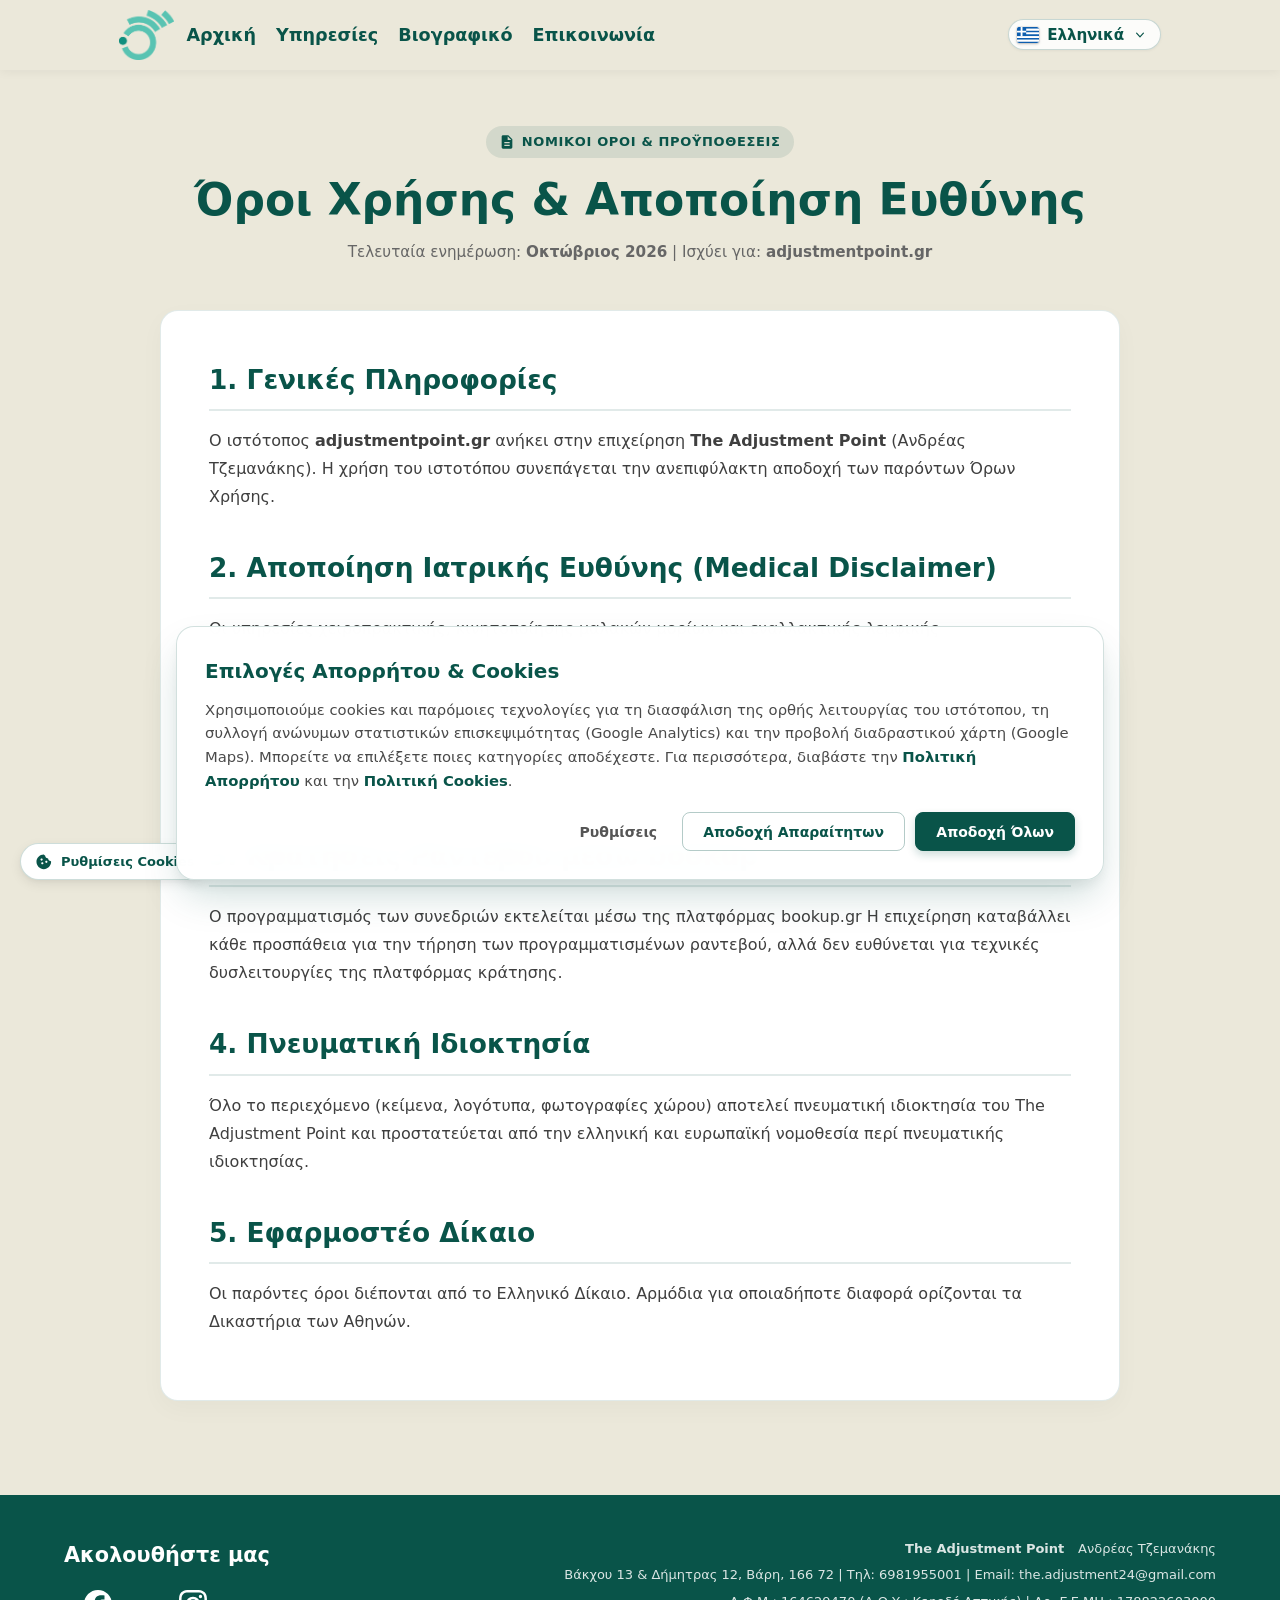
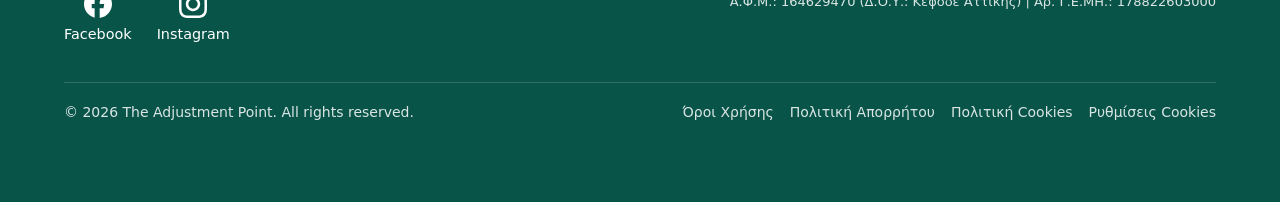
<file: cookie-policy.html>
<!DOCTYPE html>
<html lang="el">
<head>
    <meta charset="UTF-8">
    <meta http-equiv="X-UA-Compatible" content="IE=edge">
    <meta name="viewport" content="width=device-width, initial-scale=1.0">
    <link rel="icon" type="image/x-icon" href="favicon.ico">
    <link rel="icon" type="image/png" sizes="48x48" href="logo/favicon-48x48.png">
    <link rel="icon" type="image/png" sizes="96x96" href="logo/favicon-96x96.png">
    <link rel="icon" type="image/png" sizes="192x192" href="logo/favicon-192x192.png">
    <link rel="apple-touch-icon" href="logo/apple-touch-icon.png">
    <title>Όροι Χρήσης - The Adjustment Point</title>
    <link rel="stylesheet" href="css/navbar.css">
    <link rel="stylesheet" href="css/global.css">
    <link rel="stylesheet" href="css/cmp.css">
    <link rel="stylesheet" href="css/legal.css">
    <link rel="canonical" href="https://www.adjustmentpoint.gr/terms_of_use.html">
    <link rel="alternate" hreflang="el" href="https://www.adjustmentpoint.gr/terms_of_use.html">
    <link rel="alternate" hreflang="en" href="https://www.adjustmentpoint.gr/en/terms_of_use.html">
    <link rel="alternate" hreflang="x-default" href="https://www.adjustmentpoint.gr/terms_of_use.html">
    <meta name="description"
        content="Όροι Χρήσης & Αποποίηση Ευθύνης του The Adjustment Point. Ενημερωθείτε για τους όρους λειτουργίας, το πλαίσιο παροχής υπηρεσιών, τις κρατήσεις μέσω bookup και την πνευματική ιδιοκτησία.">
    <meta property="og:title" content="Όροι Χρήσης - The Adjustment Point">
    <meta property="og:site_name" content="The Adjustment Point">
    <meta property="og:image" content="logo/preview_banner.png">
    <meta property="og:type" content="website">
    <script src="js/lang_switcher.js"></script>
    <script src="js/cmp.js"></script>
    <script src="js/mobile_menu_btn.js" defer></script>
</head>

<body>
    <nav class="navbar">
        <div class="navbar-left">
            <a href="index.html" class="logo">
                <img src="logo/logo.png" alt="The Adjustment Point - Chiropractor">
            </a>
            <ul class="nav">
                <li class="nav-item"><a href="index.html#home">Αρχική</a></li>
                <li class="nav-item"><a href="index.html#services">Υπηρεσίες</a></li>
                <li class="nav-item"><a href="index.html#about">Βιογραφικό</a></li>
                <li class="nav-item"><a href="index.html#contact">Επικοινωνία</a></li>
            </ul>
        </div>
        <div class="navbar-right">
            <div class="lang-selector" id="lang-selector">
                <button type="button" class="lang-btn" id="lang-btn" aria-haspopup="listbox" aria-expanded="false"
                    aria-label="Επιλογή γλώσσας / Language selector">
                    <span class="lang-flag-icon" id="current-flag-icon">
                        <svg class="flag-svg" viewBox="0 0 640 480" width="20" height="15" aria-hidden="true">
                            <path fill="#0d5eaf" fill-rule="evenodd" d="M0 0h640v53.3H0z" />
                            <path fill="#fff" fill-rule="evenodd" d="M0 53.3h640v53.4H0z" />
                            <path fill="#0d5eaf" fill-rule="evenodd" d="M0 106.7h640V160H0z" />
                            <path fill="#fff" fill-rule="evenodd" d="M0 160h640v53.3H0z" />
                            <path fill="#0d5eaf" d="M0 0h266.7v266.7H0z" />
                            <path fill="#0d5eaf" fill-rule="evenodd" d="M0 213.3h640v53.4H0z" />
                            <path fill="#fff" fill-rule="evenodd" d="M0 266.7h640V320H0z" />
                            <path fill="#0d5eaf" fill-rule="evenodd" d="M0 320h640v53.3H0z" />
                            <path fill="#fff" fill-rule="evenodd" d="M0 373.3h640v53.4H0z" />
                            <g fill="#fff" fill-rule="evenodd" stroke-width="1.3">
                                <path d="M106.7 0H160v266.7h-53.3z" />
                                <path d="M0 106.7h266.7V160H0z" />
                            </g>
                            <path fill="#0d5eaf" d="M0 426.7h640V480H0z" />
                        </svg>
                    </span>
                    <span class="lang-text" id="current-lang-text">Ελληνικά</span>
                    <svg class="lang-chevron" viewBox="0 0 20 20" fill="currentColor" width="16" height="16"
                        aria-hidden="true">
                        <path fill-rule="evenodd"
                            d="M5.23 7.21a.75.75 0 011.06.02L10 11.168l3.71-3.938a.75.75 0 111.08 1.04l-4.25 4.5a.75.75 0 01-1.08 0l-4.25-4.5a.75.75 0 01.02-1.06z"
                            clip-rule="evenodd" />
                    </svg>
                </button>

                <ul class="lang-dropdown" id="lang-dropdown" role="listbox" aria-label="Επιλογές γλώσσας">
                    <a href="terms_of_use.html" data-lang="el"
                        style="text-decoration: none; color: inherit; width: 100%;">
                        <li class="lang-option is-active" role="option" aria-selected="true" tabindex="0">
                            <span class="lang-flag-icon">
                                <svg class="flag-svg" viewBox="0 0 640 480" width="20" height="15" aria-hidden="true">
                                    <path fill="#0d5eaf" fill-rule="evenodd" d="M0 0h640v53.3H0z" />
                                    <path fill="#fff" fill-rule="evenodd" d="M0 53.3h640v53.4H0z" />
                                    <path fill="#0d5eaf" fill-rule="evenodd" d="M0 106.7h640V160H0z" />
                                    <path fill="#fff" fill-rule="evenodd" d="M0 160h640v53.3H0z" />
                                    <path fill="#0d5eaf" d="M0 0h266.7v266.7H0z" />
                                    <path fill="#0d5eaf" fill-rule="evenodd" d="M0 213.3h640v53.4H0z" />
                                    <path fill="#fff" fill-rule="evenodd" d="M0 266.7h640V320H0z" />
                                    <path fill="#0d5eaf" fill-rule="evenodd" d="M0 320h640v53.3H0z" />
                                    <path fill="#fff" fill-rule="evenodd" d="M0 373.3h640v53.4H0z" />
                                    <g fill="#fff" fill-rule="evenodd" stroke-width="1.3">
                                        <path d="M106.7 0H160v266.7h-53.3z" />
                                        <path d="M0 106.7h266.7V160H0z" />
                                    </g>
                                    <path fill="#0d5eaf" d="M0 426.7h640V480H0z" />
                                </svg>
                            </span>
                            <span class="lang-label">
                                <span class="lang-name">Ελληνικά</span>
                                <span class="lang-status-badge" id="current-lang-badge">Τρέχουσα</span>
                            </span>
                            <svg class="lang-check-icon" viewBox="0 0 20 20" fill="currentColor" width="16" height="16"
                                aria-hidden="true">
                                <path fill-rule="evenodd"
                                    d="M16.707 5.293a1 1 0 010 1.414l-8 8a1 1 0 01-1.414 0l-4-4a1 1 0 011.414-1.414L8 12.586l7.293-7.293a1 1 0 011.414 0z"
                                    clip-rule="evenodd" />
                            </svg>
                        </li>
                    </a>
                    <a href="en/terms_of_use.html" data-lang="en"
                        style="text-decoration: none; color: inherit; width: 100%;">
                        <li class="lang-option" role="option" aria-selected="false" tabindex="0">
                            <span class="lang-flag-icon">
                                <svg class="flag-svg" viewBox="0 0 640 480" width="20" height="15" aria-hidden="true">
                                    <path fill="#012169" d="M0 0h640v480H0z" />
                                    <path fill="#FFF"
                                        d="m75 0 244 181L562 0h78v62L400 241l240 178v61h-80L320 301 81 480H0v-60l239-178L0 64V0z" />
                                    <path fill="#C8102E"
                                        d="m424 281 216 159v40L369 281zm-184 20 6 35L54 480H0zM640 0v3L391 191l2-44L590 0zM0 0l239 176h-60L0 42z" />
                                    <path fill="#FFF" d="M241 0v480h160V0zM0 160v160h640V160z" />
                                    <path fill="#C8102E" d="M0 193v96h640v-96zM273 0v480h96V0z" />
                                </svg>
                            </span>
                            <span class="lang-label">
                                <span class="lang-name">English</span>
                            </span>
                            <svg class="lang-check-icon" viewBox="0 0 20 20" fill="currentColor" width="16" height="16"
                                aria-hidden="true">
                                <path fill-rule="evenodd"
                                    d="M16.707 5.293a1 1 0 010 1.414l-8 8a1 1 0 01-1.414 0l-4-4a1 1 0 011.414-1.414L8 12.586l7.293-7.293a1 1 0 011.414 0z"
                                    clip-rule="evenodd" />
                            </svg>
                        </li>
                    </a>
                </ul>
            </div>
            <div class="menu-toggle" id="mobile-menu" tabindex="0" role="button" aria-label="Άνοιγμα μενού πλοήγησης"
                aria-expanded="false">
                <span class="bar"></span>
                <span class="bar"></span>
                <span class="bar"></span>
            </div>
        </div>
    </nav>

    <main class="legal-main">
        <header class="legal-header">
            <div class="legal-badge">
                <svg viewBox="0 0 24 24" aria-hidden="true">
                    <path
                        d="M14 2H6c-1.1 0-1.99.9-1.99 2L4 20c0 1.1.89 2 1.99 2H18c1.1 0 2-.9 2-2V8l-6-6zm2 16H8v-2h8v2zm0-4H8v-2h8v2zm-3-5V3.5L18.5 9H13z" />
                </svg>
                Νομικοί Όροι & Προϋποθέσεις
            </div>
            <h1 class="legal-title">Όροι Χρήσης & Αποποίηση Ευθύνης</h1>
            <p class="legal-meta">Τελευταία ενημέρωση: <strong>Οκτώβριος 2026</strong> | Ισχύει για:
                <strong>adjustmentpoint.gr</strong>
            </p>
        </header>
        <article class="legal-content">
            <section class="legal-section">
                <h2>1. Γενικές Πληροφορίες</h2>
                <p>Ο ιστότοπος <strong>adjustmentpoint.gr</strong> ανήκει στην επιχείρηση <strong>The Adjustment
                        Point</strong> (Ανδρέας Τζεμανάκης). Η χρήση του ιστοτόπου συνεπάγεται την ανεπιφύλακτη αποδοχή
                    των παρόντων Όρων Χρήσης.</p>
            </section>
            <section class="legal-section">
                <h2>2. Αποποίηση Ιατρικής Ευθύνης (Medical Disclaimer)</h2>
                <p>Οι υπηρεσίες χειροπρακτικής, κινητοποίησης μαλακών μορίων και εναλλακτικής λεμφικής αποσυμφόρησης που
                    περιγράφονται στον ιστότοπο αποτελούν συμπληρωματικές και εναλλακτικές πρακτικές σωματικής
                    φροντίδας. <strong>Δεν αποτελούν ιατρική πράξη και δεν υποκαθιστούν την ιατρική διάγνωση, θεραπεία ή
                        φαρμακευτική αγωγή.</strong></p>
                <p>Το περιεχόμενο του ιστοτόπου έχει αποκλειστικά ενημερωτικό χαρακτήρα. Για οποιοδήποτε οξύ πρόβλημα
                    υγείας, οι επισκέπτες οφείλουν να συμβουλεύονται τον θεράποντα ιατρό τους.</p>
            </section>
            <section class="legal-section">
                <h2>3. Κρατήσεις Ραντεβού μέσω bookup</h2>
                <p>Ο προγραμματισμός των συνεδριών εκτελείται μέσω της πλατφόρμας bookup.gr Η επιχείρηση καταβάλλει
                    κάθε προσπάθεια για την τήρηση των προγραμματισμένων ραντεβού, αλλά δεν ευθύνεται για τεχνικές
                    δυσλειτουργίες της πλατφόρμας κράτησης.</p>
            </section>
            <section class="legal-section">
                <h2>4. Πνευματική Ιδιοκτησία</h2>
                <p>Όλο το περιεχόμενο (κείμενα, λογότυπα, φωτογραφίες χώρου) αποτελεί πνευματική ιδιοκτησία του The
                    Adjustment Point και προστατεύεται από την ελληνική και ευρωπαϊκή νομοθεσία περί πνευματικής
                    ιδιοκτησίας.</p>
            </section>
            <section class="legal-section">
                <h2>5. Εφαρμοστέο Δίκαιο</h2>
                <p>Οι παρόντες όροι διέπονται από το Ελληνικό Δίκαιο. Αρμόδια για οποιαδήποτε διαφορά ορίζονται τα
                    Δικαστήρια των Αθηνών.</p>
            </section>
        </article>
    </main>

    <footer>
        <div class="footer-container">
            <div class="footer-column footer-follow">
                <h3 style="margin-bottom: clamp(0.75rem, 2vh, 1.25rem);">Ακολουθήστε μας</h3>
                <div class="social-links">
                    <a href="https://www.facebook.com/profile.php?id=61572349864029" target="_blank"
                        rel="noopener noreferrer" aria-label="Επισκεφθείτε τη σελίδα μας στο Facebook">
                        <svg aria-hidden="true" viewBox="0 0 24 24" xmlns="http://www.w3.org/2000/svg">
                            <path
                                d="M9.101 23.691v-7.98H6.627v-3.667h2.474v-1.58c0-4.085 1.848-5.978 5.858-5.978.401 0 .955.042 1.468.103a8.68 8.68 0 0 1 1.141.195v3.325a8.623 8.623 0 0 0-.653-.036 26.805 26.805 0 0 0-.733-.009c-.707 0-1.259.096-1.675.309a1.686 1.686 0 0 0-.679.622c-.258.42-.374.995-.374 1.752v1.297h3.919l-.386 2.103-.287 1.564h-3.246v8.245C19.396 23.238 24 18.179 24 12.044c0-6.627-5.373-12-12-12s-12 5.373-12 12c0 5.628 3.874 10.35 9.101 11.647Z" />
                        </svg>
                        <span>Facebook</span>
                    </a>
                    <a href="https://www.instagram.com/the_adjustment24/" target="_blank" rel="noopener noreferrer"
                        aria-label="Επισκεφθείτε τη σελίδα μας στο Instagram">
                        <svg aria-hidden="true" viewBox="0 0 24 24" xmlns="http://www.w3.org/2000/svg">
                            <path
                                d="M7.0301.084c-1.2768.0602-2.1487.264-2.911.5634-.7888.3075-1.4575.72-2.1228 1.3877-.6652.6677-1.075 1.3368-1.3802 2.127-.2954.7638-.4956 1.6365-.552 2.914-.0564 1.2775-.0689 1.6882-.0626 4.947.0062 3.2586.0206 3.6671.0825 4.9473.061 1.2765.264 2.1482.5635 2.9107.308.7889.72 1.4573 1.388 2.1228.6679.6655 1.3365 1.0743 2.1285 1.38.7632.295 1.6361.4961 2.9134.552 1.2773.056 1.6884.069 4.9462.0627 3.2578-.0062 3.668-.0207 4.9478-.0814 1.28-.0607 2.147-.2652 2.9098-.5633.7889-.3086 1.4578-.72 2.1228-1.3881.665-.6682 1.0745-1.3378 1.3795-2.1284.2957-.7632.4966-1.636.552-2.9124.056-1.2809.0692-1.6898.063-4.948-.0063-3.2583-.021-3.6668-.0817-4.9465-.0607-1.2797-.264-2.1487-.5633-2.9117-.3084-.7889-.72-1.4568-1.3876-2.1228C21.2982 1.33 20.628.9208 19.8378.6165 19.074.321 18.2017.1197 16.9244.0645 15.6471.0093 15.236-.005 11.977.0014 8.718.0076 8.31.0215 7.0301.0839m.1402 21.6932c-1.17-.0509-1.8053-.2453-2.2287-.408-.5606-.216-.96-.4771-1.3819-.895-.422-.4178-.6811-.8186-.9-1.378-.1644-.4234-.3624-1.058-.4171-2.228-.0595-1.2645-.072-1.6442-.079-4.848-.007-3.2037.0053-3.583.0607-4.848.05-1.169.2456-1.805.408-2.2282.216-.5613.4762-.96.895-1.3816.4188-.4217.8184-.6814 1.3783-.9003.423-.1651 1.0575-.3614 2.227-.4171 1.2655-.06 1.6447-.072 4.848-.079 3.2033-.007 3.5835.005 4.8495.0608 1.169.0508 1.8053.2445 2.228.408.5608.216.96.4754 1.3816.895.4217.4194.6816.8176.9005 1.3787.1653.4217.3617 1.056.4169 2.2263.0602 1.2655.0739 1.645.0796 4.848.0058 3.203-.0055 3.5834-.061 4.848-.051 1.17-.245 1.8055-.408 2.2294-.216.5604-.4763.96-.8954 1.3814-.419.4215-.8181.6811-1.3783.9-.4224.1649-1.0577.3617-2.2262.4174-1.2656.0595-1.6448.072-4.8493.079-3.2045.007-3.5825-.006-4.848-.0608M16.953 5.5864A1.44 1.44 0 1 0 18.39 4.144a1.44 1.44 0 0 0-1.437 1.4424M5.8385 12.012c.0067 3.4032 2.7706 6.1557 6.173 6.1493 3.4026-.0065 6.157-2.7701 6.1506-6.1733-.0065-3.4032-2.771-6.1565-6.174-6.1498-3.403.0067-6.156 2.771-6.1496 6.1738M8 12.0077a4 4 0 1 1 4.008 3.9921A3.9996 3.9996 0 0 1 8 12.0077" />
                        </svg>
                        <span>Instagram</span>
                    </a>
                </div>
            </div>

            <div class="footer-column footer-business-identity">
                <p>
                    <strong>The Adjustment Point</strong> Ανδρέας Τζεμανάκης
                </p>
                <p>
                    <a href="https://maps.app.goo.gl/NmPnQMgVqVfagS7F6" target="_blank" rel="noopener noreferrer">Βάκχου 13 & Δήμητρας 12, Βάρη, 166 72</a> | Τηλ: <a href="tel:6981955001">6981955001</a> | Email: <a href="mailto:the.adjustment24@gmail.com">the.adjustment24@gmail.com</a>
                </p>
                <p>
                    Α.Φ.Μ.: 164629470 (Δ.Ο.Υ.: Κεφοδέ Αττικής) | Αρ. Γ.Ε.ΜΗ.: 178822603000
                </p>
            </div>
        </div>

        <div class="footer-bottom">
            <div class="footer-bottom-container">
                <p class="footer-copyright">© 2026 The Adjustment Point. All rights reserved.</p>
                <div class="footer-legal-links">
                    <a href="terms_of_use.html">Όροι Χρήσης</a>
                    <a href="privacy-policy.html">Πολιτική Απορρήτου</a>
                    <a href="cookie-policy.html">Πολιτική Cookies</a>
                    <button type="button" class="tap-cookie-settings-trigger">Ρυθμίσεις Cookies</button>
                </div>
            </div>
        </div>
    </footer>
</body>
</html>
</file>
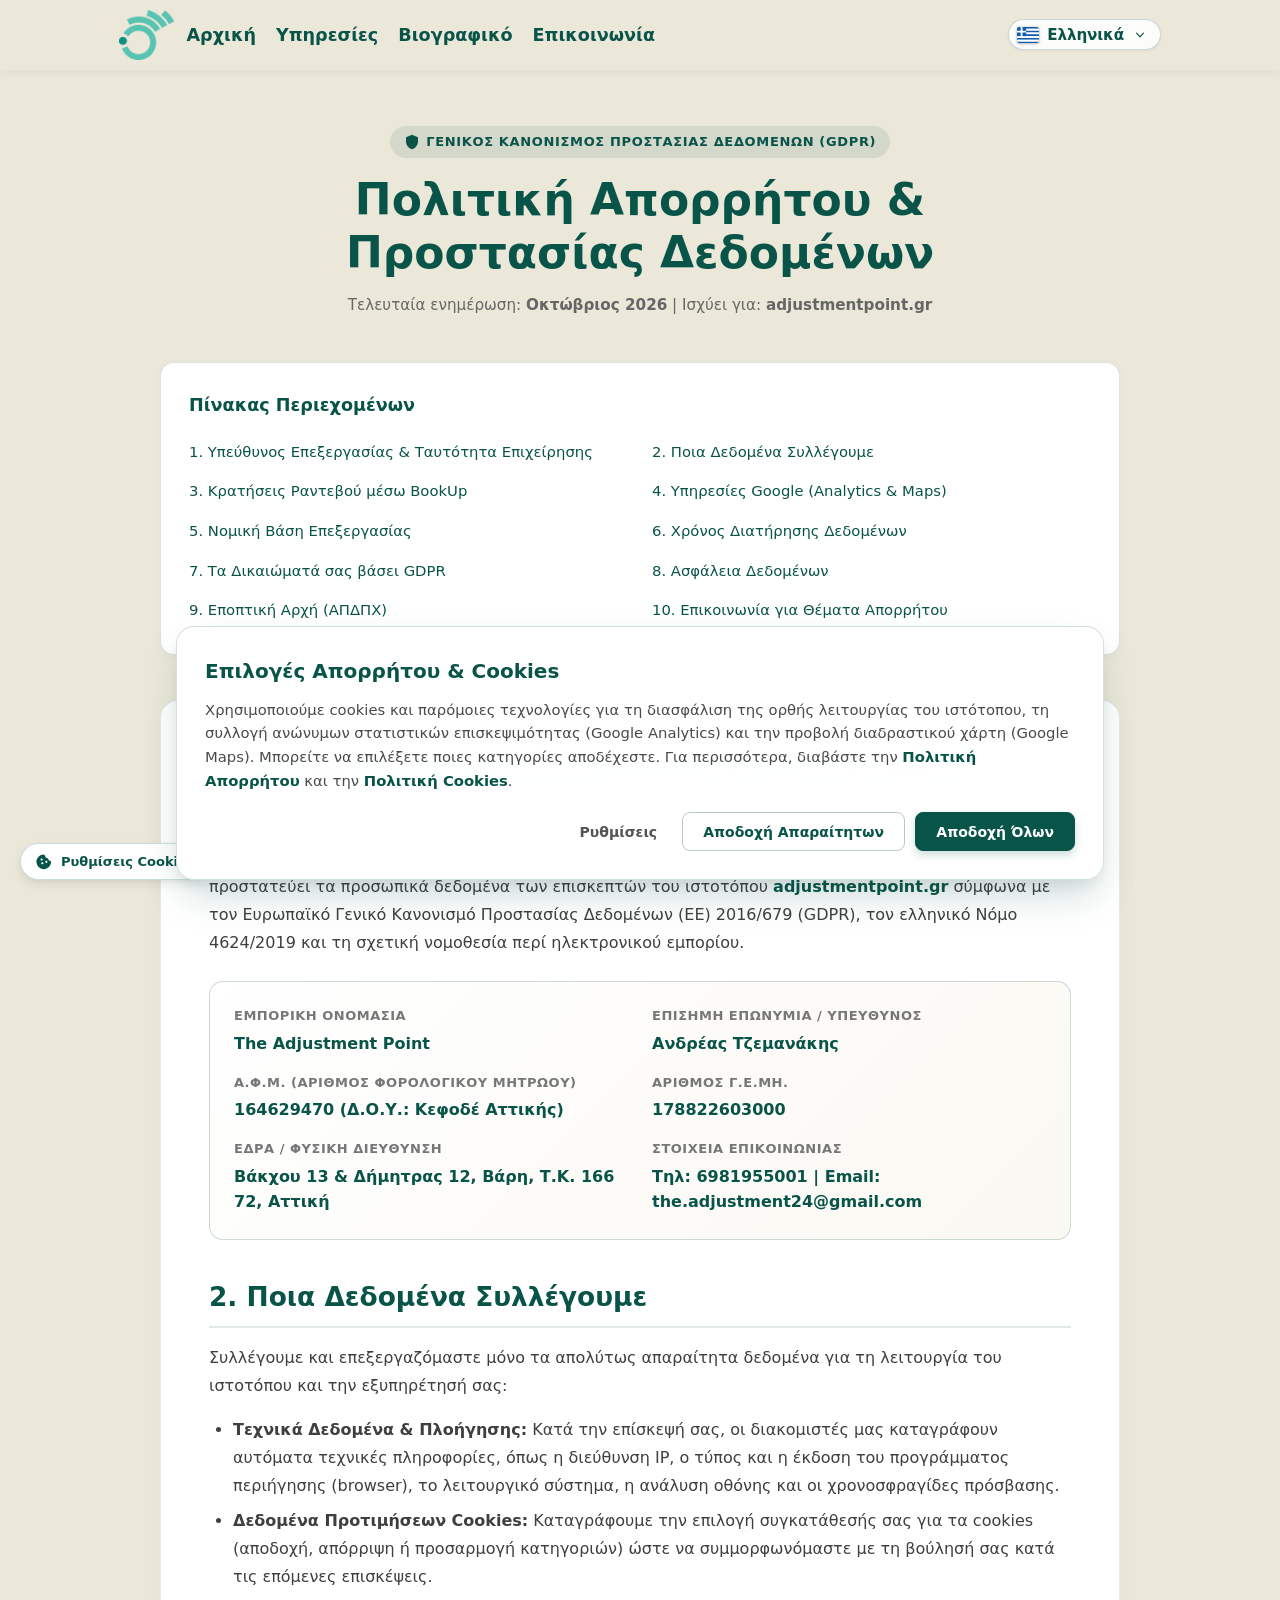
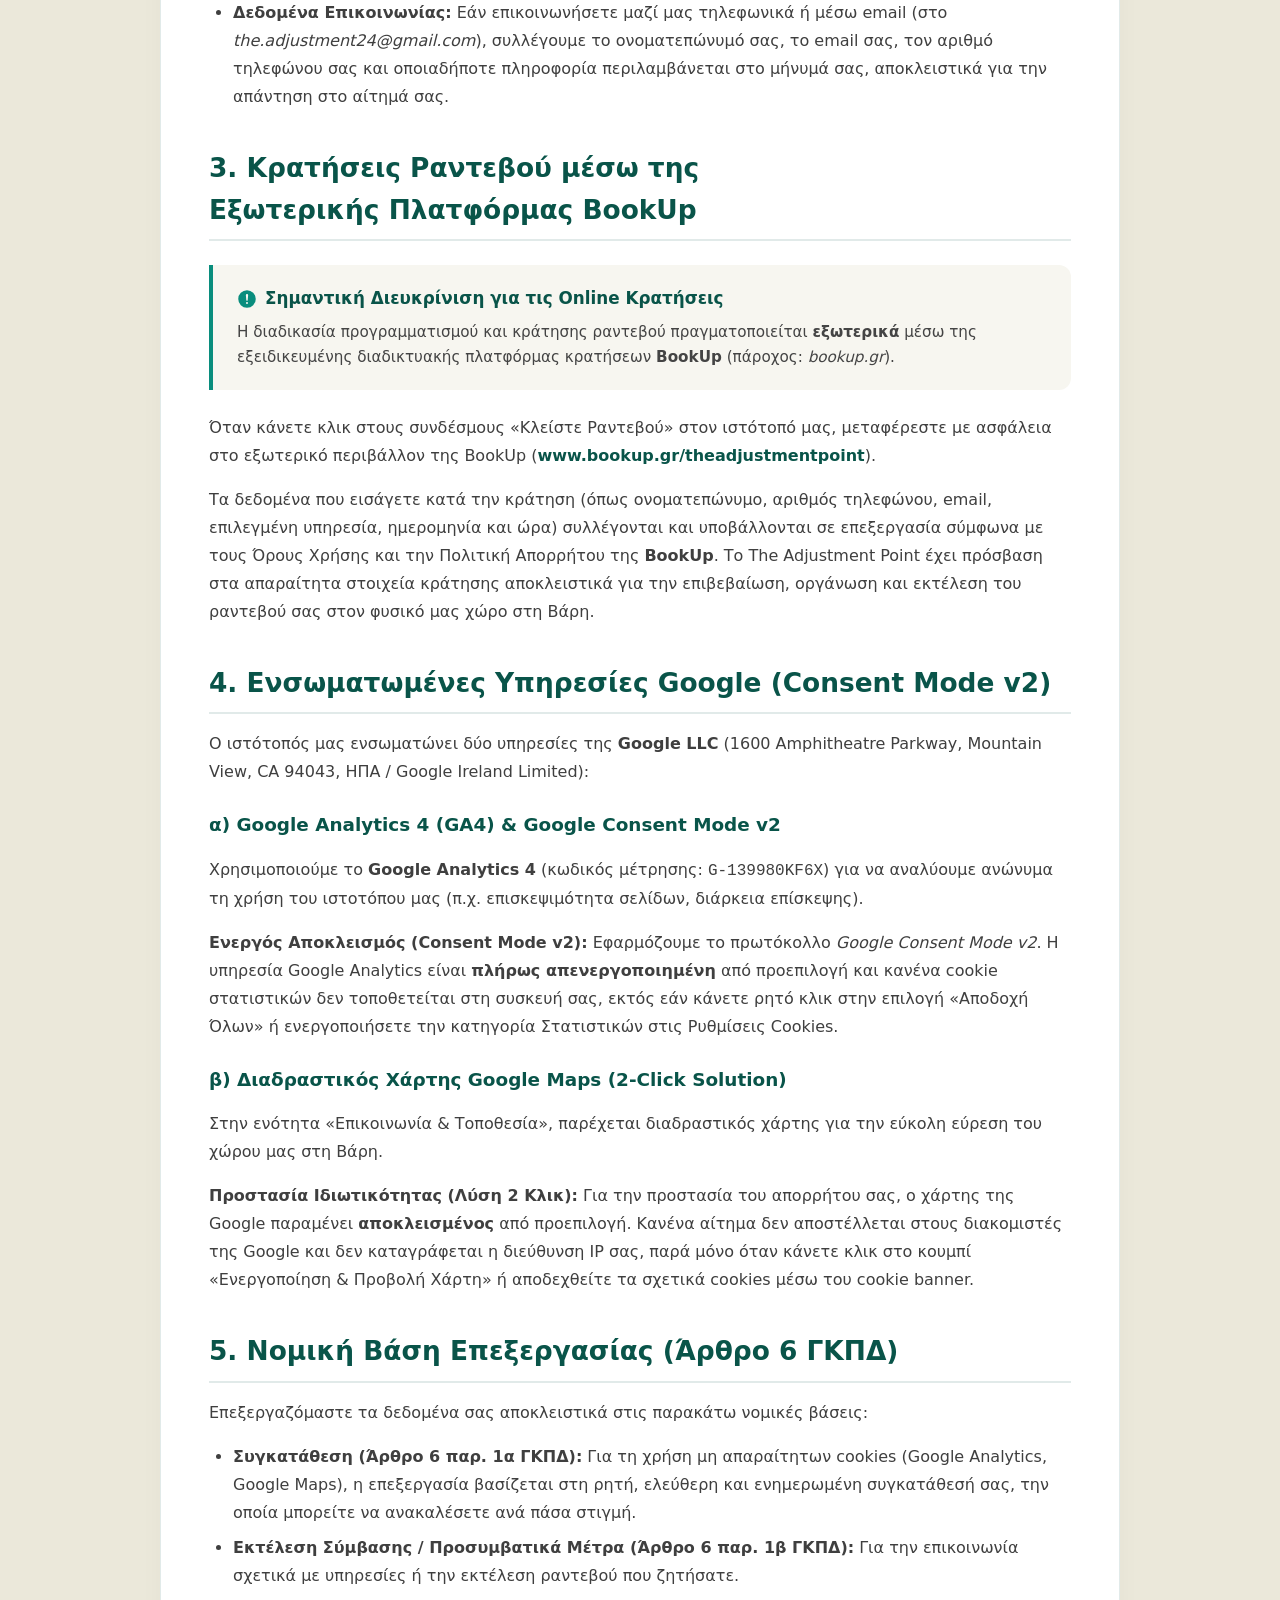
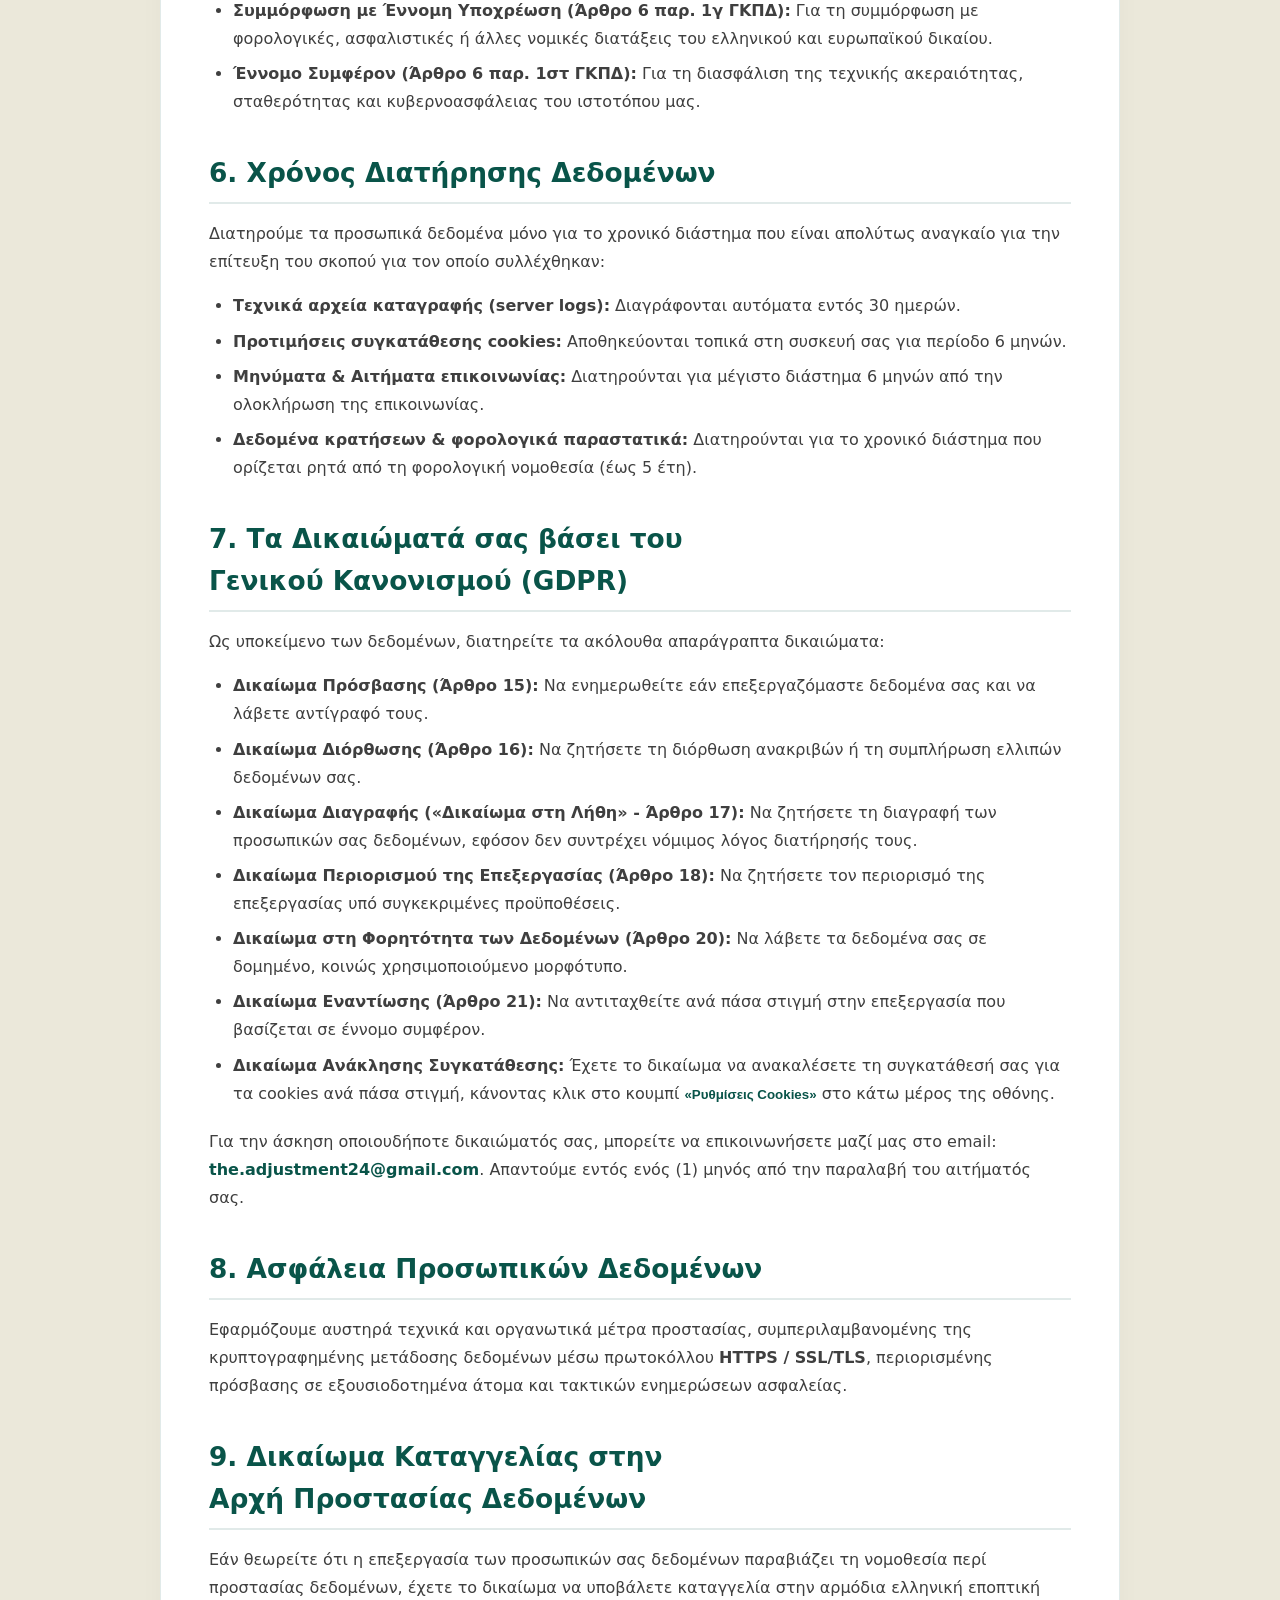
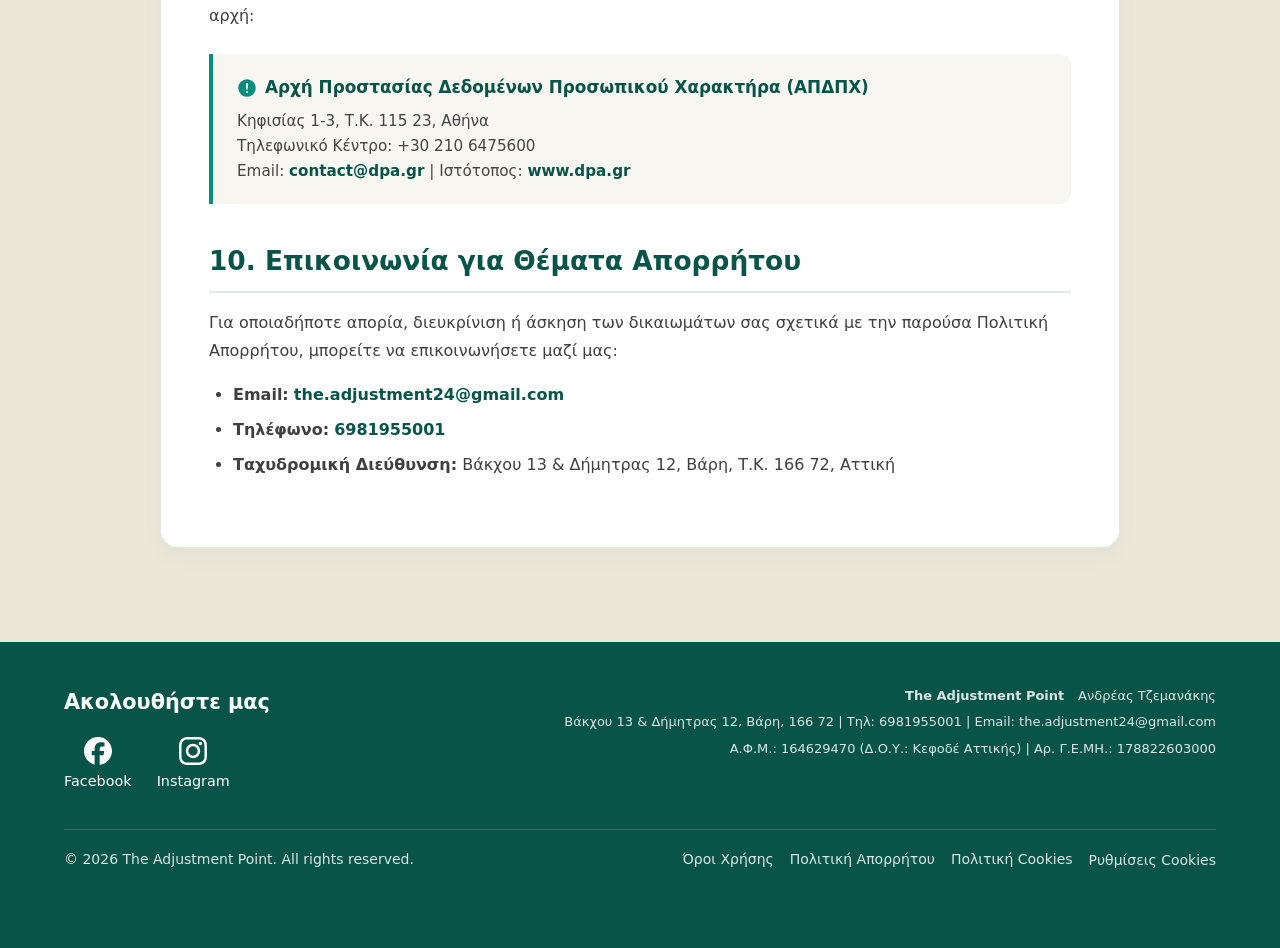
<file: privacy-policy.html>
<!DOCTYPE html>
<html lang="el">
<head>
    <meta charset="UTF-8">
    <meta http-equiv="X-UA-Compatible" content="IE=edge">
    <meta name="viewport" content="width=device-width, initial-scale=1.0">
    <link rel="icon" type="image/x-icon" href="favicon.ico">
    <link rel="icon" type="image/png" sizes="48x48" href="logo/favicon-48x48.png">
    <link rel="icon" type="image/png" sizes="96x96" href="logo/favicon-96x96.png">
    <link rel="icon" type="image/png" sizes="192x192" href="logo/favicon-192x192.png">
    <link rel="apple-touch-icon" href="logo/apple-touch-icon.png">
    <title>Πολιτική Απορρήτου - The Adjustment Point</title>
    <link rel="stylesheet" href="css/navbar.css">
    <link rel="stylesheet" href="css/global.css">
    <link rel="stylesheet" href="css/cmp.css">
    <link rel="stylesheet" href="css/legal.css">
    <link rel="canonical" href="https://www.adjustmentpoint.gr/privacy-policy.html">
    <link rel="alternate" hreflang="el" href="https://www.adjustmentpoint.gr/privacy-policy.html">
    <link rel="alternate" hreflang="en" href="https://www.adjustmentpoint.gr/en/privacy-policy.html">
    <link rel="alternate" hreflang="x-default" href="https://www.adjustmentpoint.gr/privacy-policy.html">
    <meta name="description"
        content="Πολιτική Απορρήτου του The Adjustment Point. Ενημερωθείτε αναλυτικά για τη συλλογή και προστασία των προσωπικών σας δεδομένων, τη χρήση Google Analytics & Maps, και τις κρατήσεις μέσω BookUp.">
    <meta property="og:title" content="Πολιτική Απορρήτου - The Adjustment Point">
    <meta property="og:site_name" content="The Adjustment Point">
    <meta property="og:description"
        content="Ενημερωθείτε για τον τρόπο που επεξεργαζόμαστε τα δεδομένα σας σύμφωνα με τον Γενικό Κανονισμό Προστασίας Δεδομένων (GDPR).">
    <meta property="og:image" content="logo/preview_banner.png">
    <meta property="og:type" content="website">
    <script src="js/cmp.js"></script>
    <script src="js/lang_switcher.js"></script>
    <script src="js/mobile_menu_btn.js" defer></script>
</head>

<body>
    <nav class="navbar">
        <div class="navbar-left">
            <a href="index.html" class="logo">
                <img src="logo/logo.png" alt="The Adjustment Point - Chiropractor">
            </a>
            <ul class="nav">
                <li class="nav-item"><a href="index.html#home">Αρχική</a></li>
                <li class="nav-item"><a href="index.html#services">Υπηρεσίες</a></li>
                <li class="nav-item"><a href="index.html#about">Βιογραφικό</a></li>
                <li class="nav-item"><a href="index.html#contact">Επικοινωνία</a></li>
            </ul>
        </div>
        <div class="navbar-right">
            <div class="lang-selector" id="lang-selector">
                <button type="button" class="lang-btn" id="lang-btn" aria-haspopup="listbox" aria-expanded="false"
                    aria-label="Επιλογή γλώσσας / Language selector">
                    <span class="lang-flag-icon" id="current-flag-icon">
                        <svg class="flag-svg" viewBox="0 0 640 480" width="20" height="15" aria-hidden="true">
                            <path fill="#0d5eaf" fill-rule="evenodd" d="M0 0h640v53.3H0z" />
                            <path fill="#fff" fill-rule="evenodd" d="M0 53.3h640v53.4H0z" />
                            <path fill="#0d5eaf" fill-rule="evenodd" d="M0 106.7h640V160H0z" />
                            <path fill="#fff" fill-rule="evenodd" d="M0 160h640v53.3H0z" />
                            <path fill="#0d5eaf" d="M0 0h266.7v266.7H0z" />
                            <path fill="#0d5eaf" fill-rule="evenodd" d="M0 213.3h640v53.4H0z" />
                            <path fill="#fff" fill-rule="evenodd" d="M0 266.7h640V320H0z" />
                            <path fill="#0d5eaf" fill-rule="evenodd" d="M0 320h640v53.3H0z" />
                            <path fill="#fff" fill-rule="evenodd" d="M0 373.3h640v53.4H0z" />
                            <g fill="#fff" fill-rule="evenodd" stroke-width="1.3">
                                <path d="M106.7 0H160v266.7h-53.3z" />
                                <path d="M0 106.7h266.7V160H0z" />
                            </g>
                            <path fill="#0d5eaf" d="M0 426.7h640V480H0z" />
                        </svg>
                    </span>
                    <span class="lang-text" id="current-lang-text">Ελληνικά</span>
                    <svg class="lang-chevron" viewBox="0 0 20 20" fill="currentColor" width="16" height="16"
                        aria-hidden="true">
                        <path fill-rule="evenodd"
                            d="M5.23 7.21a.75.75 0 011.06.02L10 11.168l3.71-3.938a.75.75 0 111.08 1.04l-4.25 4.5a.75.75 0 01-1.08 0l-4.25-4.5a.75.75 0 01.02-1.06z"
                            clip-rule="evenodd" />
                    </svg>
                </button>

                <ul class="lang-dropdown" id="lang-dropdown" role="listbox" aria-label="Επιλογές γλώσσας">
                    <a href="privacy-policy.html" data-lang="el" style="text-decoration: none; color: inherit; width: 100%;">
                        <li class="lang-option is-active" role="option" aria-selected="true" tabindex="0">
                            <span class="lang-flag-icon">
                                <svg class="flag-svg" viewBox="0 0 640 480" width="20" height="15" aria-hidden="true">
                                    <path fill="#0d5eaf" fill-rule="evenodd" d="M0 0h640v53.3H0z" />
                                    <path fill="#fff" fill-rule="evenodd" d="M0 53.3h640v53.4H0z" />
                                    <path fill="#0d5eaf" fill-rule="evenodd" d="M0 106.7h640V160H0z" />
                                    <path fill="#fff" fill-rule="evenodd" d="M0 160h640v53.3H0z" />
                                    <path fill="#0d5eaf" d="M0 0h266.7v266.7H0z" />
                                    <path fill="#0d5eaf" fill-rule="evenodd" d="M0 213.3h640v53.4H0z" />
                                    <path fill="#fff" fill-rule="evenodd" d="M0 266.7h640V320H0z" />
                                    <path fill="#0d5eaf" fill-rule="evenodd" d="M0 320h640v53.3H0z" />
                                    <path fill="#fff" fill-rule="evenodd" d="M0 373.3h640v53.4H0z" />
                                    <g fill="#fff" fill-rule="evenodd" stroke-width="1.3">
                                        <path d="M106.7 0H160v266.7h-53.3z" />
                                        <path d="M0 106.7h266.7V160H0z" />
                                    </g>
                                    <path fill="#0d5eaf" d="M0 426.7h640V480H0z" />
                                </svg>
                            </span>
                            <span class="lang-label">
                                <span class="lang-name">Ελληνικά</span>
                                <span class="lang-status-badge" id="current-lang-badge">Τρέχουσα</span>
                            </span>
                            <svg class="lang-check-icon" viewBox="0 0 20 20" fill="currentColor" width="16" height="16"
                                aria-hidden="true">
                                <path fill-rule="evenodd"
                                    d="M16.707 5.293a1 1 0 010 1.414l-8 8a1 1 0 01-1.414 0l-4-4a1 1 0 011.414-1.414L8 12.586l7.293-7.293a1 1 0 011.414 0z"
                                    clip-rule="evenodd" />
                            </svg>
                        </li>
                    </a>
                    <a href="en/privacy-policy.html" data-lang="en" style="text-decoration: none; color: inherit; width: 100%;">
                        <li class="lang-option" role="option" aria-selected="false" tabindex="0">
                            <span class="lang-flag-icon">
                                <svg class="flag-svg" viewBox="0 0 640 480" width="20" height="15" aria-hidden="true">
                                    <path fill="#012169" d="M0 0h640v480H0z" />
                                    <path fill="#FFF"
                                        d="m75 0 244 181L562 0h78v62L400 241l240 178v61h-80L320 301 81 480H0v-60l239-178L0 64V0z" />
                                    <path fill="#C8102E"
                                        d="m424 281 216 159v40L369 281zm-184 20 6 35L54 480H0zM640 0v3L391 191l2-44L590 0zM0 0l239 176h-60L0 42z" />
                                    <path fill="#FFF" d="M241 0v480h160V0zM0 160v160h640V160z" />
                                    <path fill="#C8102E" d="M0 193v96h640v-96zM273 0v480h96V0z" />
                                </svg>
                            </span>
                            <span class="lang-label">
                                <span class="lang-name">English</span>
                            </span>
                            <svg class="lang-check-icon" viewBox="0 0 20 20" fill="currentColor" width="16" height="16"
                                aria-hidden="true">
                                <path fill-rule="evenodd"
                                    d="M16.707 5.293a1 1 0 010 1.414l-8 8a1 1 0 01-1.414 0l-4-4a1 1 0 011.414-1.414L8 12.586l7.293-7.293a1 1 0 011.414 0z"
                                    clip-rule="evenodd" />
                            </svg>
                        </li>
                    </a>
                </ul>
            </div>
            <div class="menu-toggle" id="mobile-menu" tabindex="0" role="button" aria-label="Άνοιγμα μενού πλοήγησης"
                aria-expanded="false">
                <span class="bar"></span>
                <span class="bar"></span>
                <span class="bar"></span>
            </div>
        </div>
    </nav>

    <main class="legal-main">
        <header class="legal-header">
            <div class="legal-badge">
                <svg viewBox="0 0 24 24" aria-hidden="true">
                    <path d="M12 1L3 5v6c0 5.55 3.84 10.74 9 12 5.16-1.26 9-6.45 9-12V5l-9-4z" />
                </svg>
                Γενικός Κανονισμός Προστασίας Δεδομένων (GDPR)
            </div>
            <h1 class="legal-title">Πολιτική Απορρήτου & Προστασίας Δεδομένων</h1>
            <p class="legal-meta">Τελευταία ενημέρωση: <strong>Οκτώβριος 2026</strong> | Ισχύει για:
                <strong>adjustmentpoint.gr</strong>
            </p>
        </header>

        <nav class="legal-toc" aria-label="Πίνακας περιεχομένων">
            <h2 class="legal-toc-title">Πίνακας Περιεχομένων</h2>
            <ul class="legal-toc-list">
                <li><a href="#controller">1. Υπεύθυνος Επεξεργασίας & Ταυτότητα Επιχείρησης</a></li>
                <li><a href="#data-collected">2. Ποια Δεδομένα Συλλέγουμε</a></li>
                <li><a href="#bookup">3. Κρατήσεις Ραντεβού μέσω BookUp</a></li>
                <li><a href="#google-services">4. Υπηρεσίες Google (Analytics & Maps)</a></li>
                <li><a href="#legal-basis">5. Νομική Βάση Επεξεργασίας</a></li>
                <li><a href="#retention">6. Χρόνος Διατήρησης Δεδομένων</a></li>
                <li><a href="#rights">7. Τα Δικαιώματά σας βάσει GDPR</a></li>
                <li><a href="#security">8. Ασφάλεια Δεδομένων</a></li>
                <li><a href="#dpa">9. Εποπτική Αρχή (ΑΠΔΠΧ)</a></li>
                <li><a href="#contact-privacy">10. Επικοινωνία για Θέματα Απορρήτου</a></li>
            </ul>
        </nav>

        <article class="legal-content">
            <section id="controller" class="legal-section">
                <h2>1. Υπεύθυνος Επεξεργασίας & Στοιχεία Επιχείρησης</h2>
                <p>
                    Η παρούσα Πολιτική Απορρήτου περιγράφει τον τρόπο με τον οποίο η επιχείρηση <strong>The Adjustment
                        Point</strong> (εφεξής «εμείς», «επιχείρηση» ή «The Adjustment Point») συλλέγει, αποθηκεύει,
                    χρησιμοποιεί και προστατεύει τα προσωπικά δεδομένα των επισκεπτών του ιστοτόπου <a
                        href="https://www.adjustmentpoint.gr">adjustmentpoint.gr</a> σύμφωνα με τον Ευρωπαϊκό Γενικό
                    Κανονισμό Προστασίας Δεδομένων (ΕΕ) 2016/679 (GDPR), τον ελληνικό Νόμο 4624/2019 και τη σχετική
                    νομοθεσία περί ηλεκτρονικού εμπορίου.
                </p>

                <div class="legal-identity-card">
                    <div class="legal-identity-item">
                        <span class="legal-identity-label">Εμπορική Ονομασία</span>
                        <span class="legal-identity-value">The Adjustment Point</span>
                    </div>
                    <div class="legal-identity-item">
                        <span class="legal-identity-label">Επίσημη Επωνυμία / Υπεύθυνος</span>
                        <span class="legal-identity-value">Ανδρέας Τζεμανάκης</span>
                    </div>
                    <div class="legal-identity-item">
                        <span class="legal-identity-label">Α.Φ.Μ. (Αριθμός Φορολογικού Μητρώου)</span>
                        <span class="legal-identity-value">164629470 (Δ.Ο.Υ.: Κεφοδέ Αττικής)</span>
                    </div>
                    <div class="legal-identity-item">
                        <span class="legal-identity-label">Αριθμός Γ.Ε.ΜΗ.</span>
                        <span class="legal-identity-value">178822603000</span>
                    </div>
                    <div class="legal-identity-item">
                        <span class="legal-identity-label">Έδρα / Φυσική Διεύθυνση</span>
                        <span class="legal-identity-value">Βάκχου 13 & Δήμητρας 12, Βάρη, Τ.Κ. 166 72, Αττική</span>
                    </div>
                    <div class="legal-identity-item">
                        <span class="legal-identity-label">Στοιχεία Επικοινωνίας</span>
                        <span class="legal-identity-value">Τηλ: 6981955001 | Email: the.adjustment24@gmail.com</span>
                    </div>
                </div>
            </section>

            <section id="data-collected" class="legal-section">
                <h2>2. Ποια Δεδομένα Συλλέγουμε</h2>
                <p>Συλλέγουμε και επεξεργαζόμαστε μόνο τα απολύτως απαραίτητα δεδομένα για τη λειτουργία του ιστοτόπου
                    και την εξυπηρέτησή σας:</p>
                <ul>
                    <li>
                        <strong>Τεχνικά Δεδομένα & Πλοήγησης:</strong> Κατά την επίσκεψή σας, οι διακομιστές μας
                        καταγράφουν αυτόματα τεχνικές πληροφορίες, όπως η διεύθυνση IP, ο τύπος και η έκδοση του
                        προγράμματος περιήγησης (browser), το λειτουργικό σύστημα, η ανάλυση οθόνης και οι
                        χρονοσφραγίδες πρόσβασης.
                    </li>
                    <li>
                        <strong>Δεδομένα Προτιμήσεων Cookies:</strong> Καταγράφουμε την επιλογή συγκατάθεσής σας για τα
                        cookies (αποδοχή, απόρριψη ή προσαρμογή κατηγοριών) ώστε να συμμορφωνόμαστε με τη βούλησή σας
                        κατά τις επόμενες επισκέψεις.
                    </li>
                    <li>
                        <strong>Δεδομένα Επικοινωνίας:</strong> Εάν επικοινωνήσετε μαζί μας τηλεφωνικά ή μέσω email (στο
                        <em>the.adjustment24@gmail.com</em>), συλλέγουμε το ονοματεπώνυμό σας, το email σας, τον αριθμό
                        τηλεφώνου σας και οποιαδήποτε πληροφορία περιλαμβάνεται στο μήνυμά σας, αποκλειστικά για την
                        απάντηση στο αίτημά σας.
                    </li>
                </ul>
            </section>

            <section id="bookup" class="legal-section">
                <h2>3. Κρατήσεις Ραντεβού μέσω της Εξωτερικής Πλατφόρμας BookUp</h2>
                <div class="legal-callout">
                    <div class="legal-callout-header">
                        <svg xmlns="http://www.w3.org/2000/svg" width="200" height="200" viewBox="0 0 1024 1024"><path fill="#000000" d="M512 64a448 448 0 1 1 0 896a448 448 0 0 1 0-896zm0 192a58.432 58.432 0 0 0-58.24 63.744l23.36 256.384a35.072 35.072 0 0 0 69.76 0l23.296-256.384A58.432 58.432 0 0 0 512 256zm0 512a51.2 51.2 0 1 0 0-102.4a51.2 51.2 0 0 0 0 102.4z"/></svg>
                        Σημαντική Διευκρίνιση για τις Online Κρατήσεις
                    </div>
                    <p>
                        Η διαδικασία προγραμματισμού και κράτησης ραντεβού πραγματοποιείται <strong>εξωτερικά</strong>
                        μέσω της εξειδικευμένης διαδικτυακής πλατφόρμας κρατήσεων <strong>BookUp</strong> (πάροχος:
                        <em>bookup.gr</em>).
                    </p>
                </div>
                <p>
                    Όταν κάνετε κλικ στους συνδέσμους «Κλείστε Ραντεβού» στον ιστότοπό μας, μεταφέρεστε με ασφάλεια στο
                    εξωτερικό περιβάλλον της BookUp (<a href="https://www.bookup.gr/theadjustmentpoint" target="_blank"
                        rel="noopener noreferrer">www.bookup.gr/theadjustmentpoint</a>).
                </p>
                <p>
                    Τα δεδομένα που εισάγετε κατά την κράτηση (όπως ονοματεπώνυμο, αριθμός τηλεφώνου, email, επιλεγμένη
                    υπηρεσία, ημερομηνία και ώρα) συλλέγονται και υποβάλλονται σε επεξεργασία σύμφωνα με τους Όρους
                    Χρήσης και την Πολιτική Απορρήτου της <strong>BookUp</strong>. Το The Adjustment Point έχει πρόσβαση
                    στα απαραίτητα στοιχεία κράτησης αποκλειστικά για την επιβεβαίωση, οργάνωση και εκτέλεση του
                    ραντεβού σας στον φυσικό μας χώρο στη Βάρη.
                </p>
            </section>

            <section id="google-services" class="legal-section">
                <h2>4. Ενσωματωμένες Υπηρεσίες Google (Consent Mode v2)</h2>
                <p>Ο ιστότοπός μας ενσωματώνει δύο υπηρεσίες της <strong>Google LLC</strong> (1600 Amphitheatre Parkway,
                    Mountain View, CA 94043, ΗΠΑ / Google Ireland Limited):</p>

                <h3>α) Google Analytics 4 (GA4) & Google Consent Mode v2</h3>
                <p>
                    Χρησιμοποιούμε το <strong>Google Analytics 4</strong> (κωδικός μέτρησης: <code>G-139980KF6X</code>)
                    για να αναλύουμε ανώνυμα τη χρήση του ιστοτόπου μας (π.χ. επισκεψιμότητα σελίδων, διάρκεια
                    επίσκεψης).
                </p>
                <p>
                    <strong>Ενεργός Αποκλεισμός (Consent Mode v2):</strong> Εφαρμόζουμε το πρωτόκολλο <em>Google Consent
                        Mode v2</em>. Η υπηρεσία Google Analytics είναι <strong>πλήρως απενεργοποιημένη</strong> από
                    προεπιλογή και κανένα cookie στατιστικών δεν τοποθετείται στη συσκευή σας, εκτός εάν κάνετε ρητό
                    κλικ στην επιλογή «Αποδοχή Όλων» ή ενεργοποιήσετε την κατηγορία Στατιστικών στις Ρυθμίσεις Cookies.
                </p>

                <h3>β) Διαδραστικός Χάρτης Google Maps (2-Click Solution)</h3>
                <p>
                    Στην ενότητα «Επικοινωνία & Τοποθεσία», παρέχεται διαδραστικός χάρτης για την εύκολη εύρεση του
                    χώρου μας στη Βάρη.
                </p>
                <p>
                    <strong>Προστασία Ιδιωτικότητας (Λύση 2 Κλικ):</strong> Για την προστασία του απορρήτου σας, ο
                    χάρτης της Google παραμένει <strong>αποκλεισμένος</strong> από προεπιλογή. Κανένα αίτημα δεν
                    αποστέλλεται στους διακομιστές της Google και δεν καταγράφεται η διεύθυνση IP σας, παρά μόνο όταν
                    κάνετε κλικ στο κουμπί «Ενεργοποίηση & Προβολή Χάρτη» ή αποδεχθείτε τα σχετικά cookies μέσω του
                    cookie banner.
                </p>
            </section>

            <section id="legal-basis" class="legal-section">
                <h2>5. Νομική Βάση Επεξεργασίας (Άρθρο 6 ΓΚΠΔ)</h2>
                <p>Επεξεργαζόμαστε τα δεδομένα σας αποκλειστικά στις παρακάτω νομικές βάσεις:</p>
                <ul>
                    <li>
                        <strong>Συγκατάθεση (Άρθρο 6 παρ. 1α ΓΚΠΔ):</strong> Για τη χρήση μη απαραίτητων cookies (Google
                        Analytics, Google Maps), η επεξεργασία βασίζεται στη ρητή, ελεύθερη και ενημερωμένη συγκατάθεσή
                        σας, την οποία μπορείτε να ανακαλέσετε ανά πάσα στιγμή.
                    </li>
                    <li>
                        <strong>Εκτέλεση Σύμβασης / Προσυμβατικά Μέτρα (Άρθρο 6 παρ. 1β ΓΚΠΔ):</strong> Για την
                        επικοινωνία σχετικά με υπηρεσίες ή την εκτέλεση ραντεβού που ζητήσατε.
                    </li>
                    <li>
                        <strong>Συμμόρφωση με Έννομη Υποχρέωση (Άρθρο 6 παρ. 1γ ΓΚΠΔ):</strong> Για τη συμμόρφωση με
                        φορολογικές, ασφαλιστικές ή άλλες νομικές διατάξεις του ελληνικού και ευρωπαϊκού δικαίου.
                    </li>
                    <li>
                        <strong>Έννομο Συμφέρον (Άρθρο 6 παρ. 1στ ΓΚΠΔ):</strong> Για τη διασφάλιση της τεχνικής
                        ακεραιότητας, σταθερότητας και κυβερνοασφάλειας του ιστοτόπου μας.
                    </li>
                </ul>
            </section>

            <section id="retention" class="legal-section">
                <h2>6. Χρόνος Διατήρησης Δεδομένων</h2>
                <p>
                    Διατηρούμε τα προσωπικά δεδομένα μόνο για το χρονικό διάστημα που είναι απολύτως αναγκαίο για την
                    επίτευξη του σκοπού για τον οποίο συλλέχθηκαν:
                </p>
                <ul>
                    <li><strong>Τεχνικά αρχεία καταγραφής (server logs):</strong> Διαγράφονται αυτόματα εντός 30 ημερών.
                    </li>
                    <li><strong>Προτιμήσεις συγκατάθεσης cookies:</strong> Αποθηκεύονται τοπικά στη συσκευή σας για
                        περίοδο 6 μηνών.</li>
                    <li><strong>Μηνύματα & Αιτήματα επικοινωνίας:</strong> Διατηρούνται για μέγιστο διάστημα 6 μηνών από
                        την ολοκλήρωση της επικοινωνίας.</li>
                    <li><strong>Δεδομένα κρατήσεων & φορολογικά παραστατικά:</strong> Διατηρούνται για το χρονικό
                        διάστημα που ορίζεται ρητά από τη φορολογική νομοθεσία (έως 5 έτη).</li>
                </ul>
            </section>

            <section id="rights" class="legal-section">
                <h2>7. Τα Δικαιώματά σας βάσει του Γενικού Κανονισμού (GDPR)</h2>
                <p>Ως υποκείμενο των δεδομένων, διατηρείτε τα ακόλουθα απαράγραπτα δικαιώματα:</p>
                <ul>
                    <li><strong>Δικαίωμα Πρόσβασης (Άρθρο 15):</strong> Να ενημερωθείτε εάν επεξεργαζόμαστε δεδομένα σας
                        και να λάβετε αντίγραφό τους.</li>
                    <li><strong>Δικαίωμα Διόρθωσης (Άρθρο 16):</strong> Να ζητήσετε τη διόρθωση ανακριβών ή τη
                        συμπλήρωση ελλιπών δεδομένων σας.</li>
                    <li><strong>Δικαίωμα Διαγραφής («Δικαίωμα στη Λήθη» - Άρθρο 17):</strong> Να ζητήσετε τη διαγραφή
                        των προσωπικών σας δεδομένων, εφόσον δεν συντρέχει νόμιμος λόγος διατήρησής τους.</li>
                    <li><strong>Δικαίωμα Περιορισμού της Επεξεργασίας (Άρθρο 18):</strong> Να ζητήσετε τον περιορισμό
                        της επεξεργασίας υπό συγκεκριμένες προϋποθέσεις.</li>
                    <li><strong>Δικαίωμα στη Φορητότητα των Δεδομένων (Άρθρο 20):</strong> Να λάβετε τα δεδομένα σας σε
                        δομημένο, κοινώς χρησιμοποιούμενο μορφότυπο.</li>
                    <li><strong>Δικαίωμα Εναντίωσης (Άρθρο 21):</strong> Να αντιταχθείτε ανά πάσα στιγμή στην
                        επεξεργασία που βασίζεται σε έννομο συμφέρον.</li>
                    <li><strong>Δικαίωμα Ανάκλησης Συγκατάθεσης:</strong> Έχετε το δικαίωμα να ανακαλέσετε τη
                        συγκατάθεσή σας για τα cookies ανά πάσα στιγμή, κάνοντας κλικ στο κουμπί <button type="button"
                            class="tap-cookie-settings-trigger"
                            style="display:inline; text-decoration:none; font-weight:700; color:var(--dark-green); border:none; background:none; cursor:pointer; padding:0;">«Ρυθμίσεις
                            Cookies»</button> στο κάτω μέρος της οθόνης.</li>
                </ul>
                <p>Για την άσκηση οποιουδήποτε δικαιώματός σας, μπορείτε να επικοινωνήσετε μαζί μας στο email: <a
                        href="mailto:the.adjustment24@gmail.com">the.adjustment24@gmail.com</a>. Απαντούμε εντός ενός
                    (1) μηνός από την παραλαβή του αιτήματός σας.</p>
            </section>

            <section id="security" class="legal-section">
                <h2>8. Ασφάλεια Προσωπικών Δεδομένων</h2>
                <p>
                    Εφαρμόζουμε αυστηρά τεχνικά και οργανωτικά μέτρα προστασίας, συμπεριλαμβανομένης της
                    κρυπτογραφημένης μετάδοσης δεδομένων μέσω πρωτοκόλλου <strong>HTTPS / SSL/TLS</strong>,
                    περιορισμένης πρόσβασης σε εξουσιοδοτημένα άτομα και τακτικών ενημερώσεων ασφαλείας.
                </p>
            </section>

            <section id="dpa" class="legal-section">
                <h2>9. Δικαίωμα Καταγγελίας στην Αρχή Προστασίας Δεδομένων</h2>
                <p>
                    Εάν θεωρείτε ότι η επεξεργασία των προσωπικών σας δεδομένων παραβιάζει τη νομοθεσία περί προστασίας
                    δεδομένων, έχετε το δικαίωμα να υποβάλετε καταγγελία στην αρμόδια ελληνική εποπτική αρχή:
                </p>
                <div class="legal-callout">
                    <div class="legal-callout-header">
                        <svg xmlns="http://www.w3.org/2000/svg" width="200" height="200" viewBox="0 0 1024 1024"><path fill="#000000" d="M512 64a448 448 0 1 1 0 896a448 448 0 0 1 0-896zm0 192a58.432 58.432 0 0 0-58.24 63.744l23.36 256.384a35.072 35.072 0 0 0 69.76 0l23.296-256.384A58.432 58.432 0 0 0 512 256zm0 512a51.2 51.2 0 1 0 0-102.4a51.2 51.2 0 0 0 0 102.4z"/></svg>
                        Αρχή Προστασίας Δεδομένων Προσωπικού Χαρακτήρα (ΑΠΔΠΧ)
                    </div>
                    <p>
                        Κηφισίας 1-3, Τ.Κ. 115 23, Αθήνα<br>
                        Τηλεφωνικό Κέντρο: +30 210 6475600<br>
                        Email: <a href="mailto:contact@dpa.gr">contact@dpa.gr</a> | Ιστότοπος: <a
                            href="https://www.dpa.gr" target="_blank" rel="noopener noreferrer">www.dpa.gr</a>
                    </p>
                </div>
            </section>

            <section id="contact-privacy" class="legal-section">
                <h2>10. Επικοινωνία για Θέματα Απορρήτου</h2>
                <p>
                    Για οποιαδήποτε απορία, διευκρίνιση ή άσκηση των δικαιωμάτων σας σχετικά με την παρούσα Πολιτική
                    Απορρήτου, μπορείτε να επικοινωνήσετε μαζί μας:
                </p>
                <ul>
                    <li><strong>Email:</strong> <a
                            href="mailto:the.adjustment24@gmail.com">the.adjustment24@gmail.com</a></li>
                    <li><strong>Τηλέφωνο:</strong> <a href="tel:6981955001">6981955001</a></li>
                    <li><strong>Ταχυδρομική Διεύθυνση:</strong> Βάκχου 13 & Δήμητρας 12, Βάρη, Τ.Κ. 166 72, Αττική</li>
                </ul>
            </section>
        </article>
    </main>

    <footer>
        <div class="footer-container">
            <div class="footer-column footer-follow">
                <h3 style="margin-bottom: clamp(0.75rem, 2vh, 1.25rem);">Ακολουθήστε μας</h3>
                <div class="social-links">
                    <a href="https://www.facebook.com/profile.php?id=61572349864029" target="_blank"
                        rel="noopener noreferrer" aria-label="Επισκεφθείτε τη σελίδα μας στο Facebook">
                        <svg aria-hidden="true" viewBox="0 0 24 24" xmlns="http://www.w3.org/2000/svg">
                            <path
                                d="M9.101 23.691v-7.98H6.627v-3.667h2.474v-1.58c0-4.085 1.848-5.978 5.858-5.978.401 0 .955.042 1.468.103a8.68 8.68 0 0 1 1.141.195v3.325a8.623 8.623 0 0 0-.653-.036 26.805 26.805 0 0 0-.733-.009c-.707 0-1.259.096-1.675.309a1.686 1.686 0 0 0-.679.622c-.258.42-.374.995-.374 1.752v1.297h3.919l-.386 2.103-.287 1.564h-3.246v8.245C19.396 23.238 24 18.179 24 12.044c0-6.627-5.373-12-12-12s-12 5.373-12 12c0 5.628 3.874 10.35 9.101 11.647Z" />
                        </svg>
                        <span>Facebook</span>
                    </a>
                    <a href="https://www.instagram.com/the_adjustment24/" target="_blank" rel="noopener noreferrer"
                        aria-label="Επισκεφθείτε τη σελίδα μας στο Instagram">
                        <svg aria-hidden="true" viewBox="0 0 24 24" xmlns="http://www.w3.org/2000/svg">
                            <path
                                d="M7.0301.084c-1.2768.0602-2.1487.264-2.911.5634-.7888.3075-1.4575.72-2.1228 1.3877-.6652.6677-1.075 1.3368-1.3802 2.127-.2954.7638-.4956 1.6365-.552 2.914-.0564 1.2775-.0689 1.6882-.0626 4.947.0062 3.2586.0206 3.6671.0825 4.9473.061 1.2765.264 2.1482.5635 2.9107.308.7889.72 1.4573 1.388 2.1228.6679.6655 1.3365 1.0743 2.1285 1.38.7632.295 1.6361.4961 2.9134.552 1.2773.056 1.6884.069 4.9462.0627 3.2578-.0062 3.668-.0207 4.9478-.0814 1.28-.0607 2.147-.2652 2.9098-.5633.7889-.3086 1.4578-.72 2.1228-1.3881.665-.6682 1.0745-1.3378 1.3795-2.1284.2957-.7632.4966-1.636.552-2.9124.056-1.2809.0692-1.6898.063-4.948-.0063-3.2583-.021-3.6668-.0817-4.9465-.0607-1.2797-.264-2.1487-.5633-2.9117-.3084-.7889-.72-1.4568-1.3876-2.1228C21.2982 1.33 20.628.9208 19.8378.6165 19.074.321 18.2017.1197 16.9244.0645 15.6471.0093 15.236-.005 11.977.0014 8.718.0076 8.31.0215 7.0301.0839m.1402 21.6932c-1.17-.0509-1.8053-.2453-2.2287-.408-.5606-.216-.96-.4771-1.3819-.895-.422-.4178-.6811-.8186-.9-1.378-.1644-.4234-.3624-1.058-.4171-2.228-.0595-1.2645-.072-1.6442-.079-4.848-.007-3.2037.0053-3.583.0607-4.848.05-1.169.2456-1.805.408-2.2282.216-.5613.4762-.96.895-1.3816.4188-.4217.8184-.6814 1.3783-.9003.423-.1651 1.0575-.3614 2.227-.4171 1.2655-.06 1.6447-.072 4.848-.079 3.2033-.007 3.5835.005 4.8495.0608 1.169.0508 1.8053.2445 2.228.408.5608.216.96.4754 1.3816.895.4217.4194.6816.8176.9005 1.3787.1653.4217.3617 1.056.4169 2.2263.0602 1.2655.0739 1.645.0796 4.848.0058 3.203-.0055 3.5834-.061 4.848-.051 1.17-.245 1.8055-.408 2.2294-.216.5604-.4763.96-.8954 1.3814-.419.4215-.8181.6811-1.3783.9-.4224.1649-1.0577.3617-2.2262.4174-1.2656.0595-1.6448.072-4.8493.079-3.2045.007-3.5825-.006-4.848-.0608M16.953 5.5864A1.44 1.44 0 1 0 18.39 4.144a1.44 1.44 0 0 0-1.437 1.4424M5.8385 12.012c.0067 3.4032 2.7706 6.1557 6.173 6.1493 3.4026-.0065 6.157-2.7701 6.1506-6.1733-.0065-3.4032-2.771-6.1565-6.174-6.1498-3.403.0067-6.156 2.771-6.1496 6.1738M8 12.0077a4 4 0 1 1 4.008 3.9921A3.9996 3.9996 0 0 1 8 12.0077" />
                        </svg>
                        <span>Instagram</span>
                    </a>
                </div>
            </div>

            <div class="footer-column footer-business-identity">
                <p>
                    <strong>The Adjustment Point</strong> Ανδρέας Τζεμανάκης
                </p>
                <p>
                    <a href="https://maps.app.goo.gl/NmPnQMgVqVfagS7F6" target="_blank" rel="noopener noreferrer">Βάκχου 13 & Δήμητρας 12, Βάρη, 166 72</a> | Τηλ: <a href="tel:6981955001">6981955001</a> | Email: <a href="mailto:the.adjustment24@gmail.com">the.adjustment24@gmail.com</a>
                </p>
                <p>
                    Α.Φ.Μ.: 164629470 (Δ.Ο.Υ.: Κεφοδέ Αττικής) | Αρ. Γ.Ε.ΜΗ.: 178822603000
                </p>
            </div>
        </div>

        <div class="footer-bottom">
            <div class="footer-bottom-container">
                <p class="footer-copyright">© 2026 The Adjustment Point. All rights reserved.</p>
                <div class="footer-legal-links">
                    <a href="terms_of_use.html">Όροι Χρήσης</a>
                    <a href="privacy-policy.html">Πολιτική Απορρήτου</a>
                    <a href="cookie-policy.html">Πολιτική Cookies</a>
                    <button type="button" class="tap-cookie-settings-trigger">Ρυθμίσεις Cookies</button>
                </div>
            </div>
        </div>
    </footer>
</body>
</html>
</file>
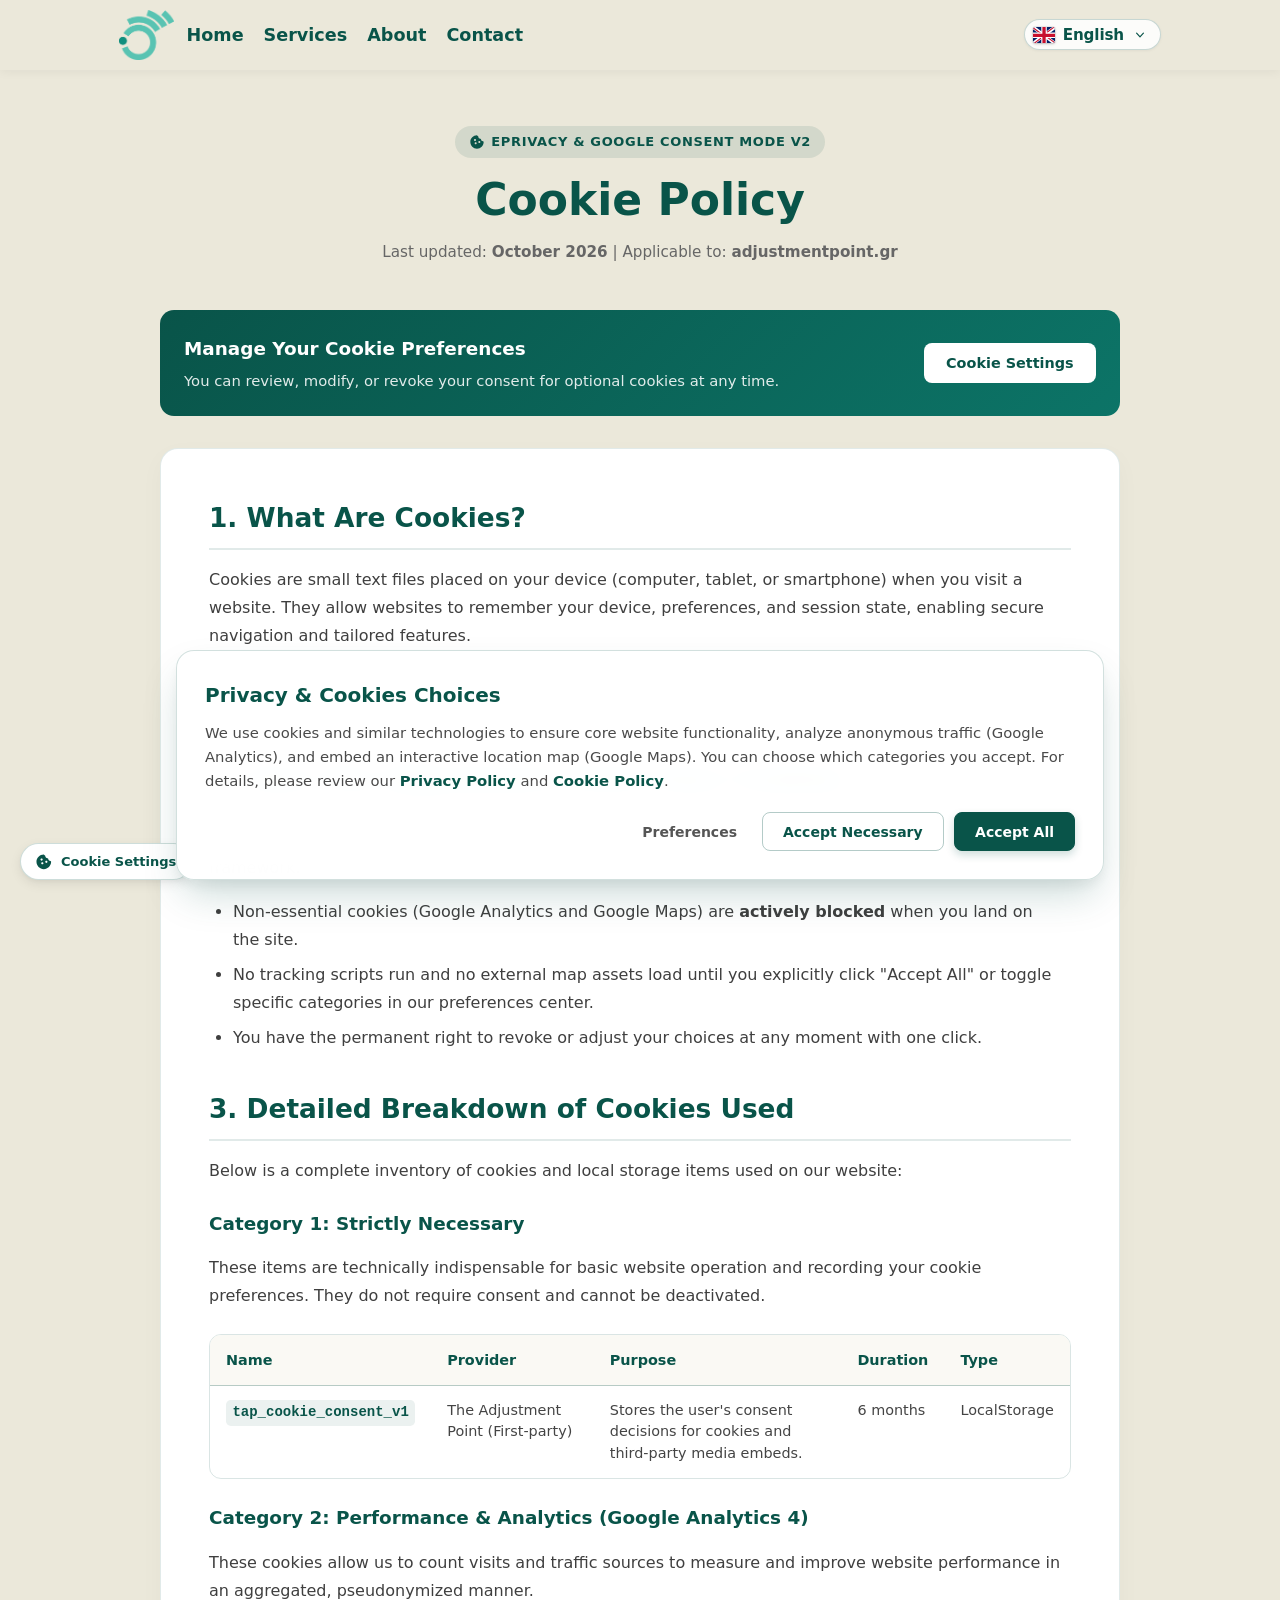
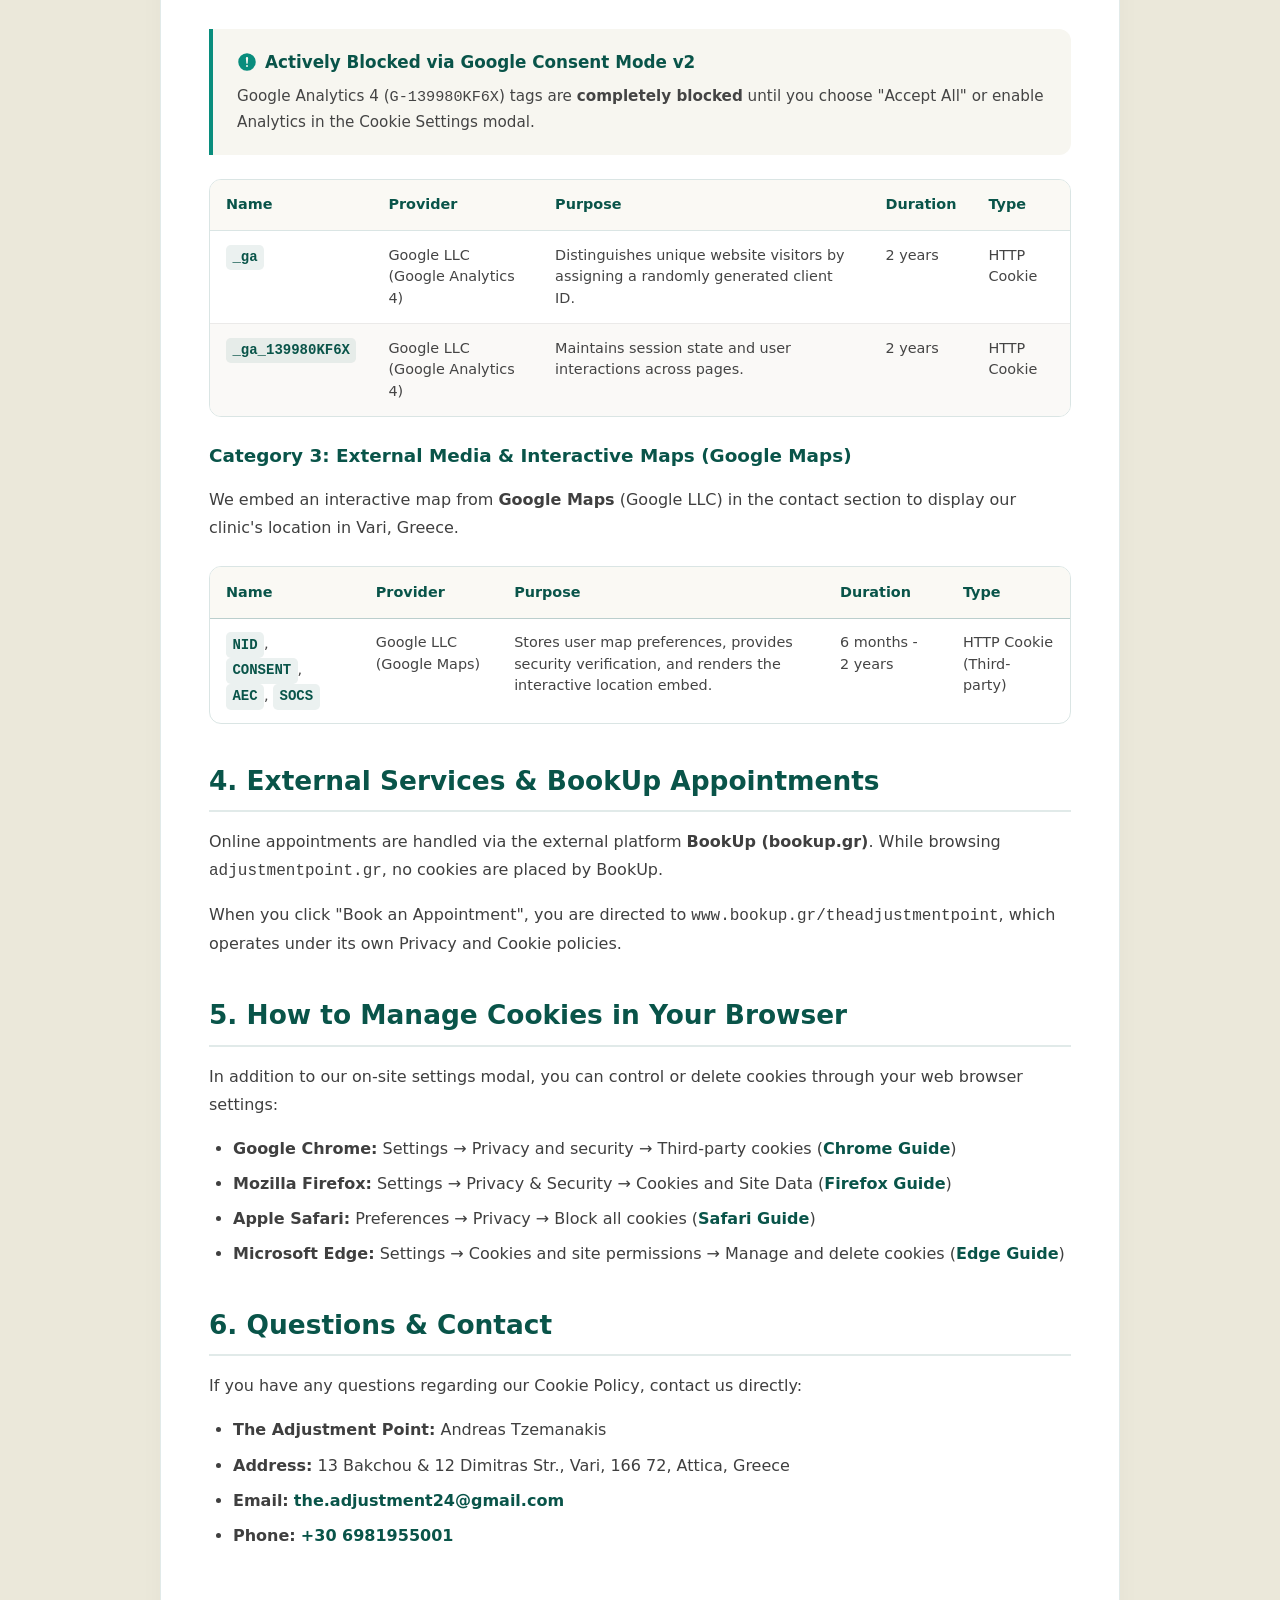
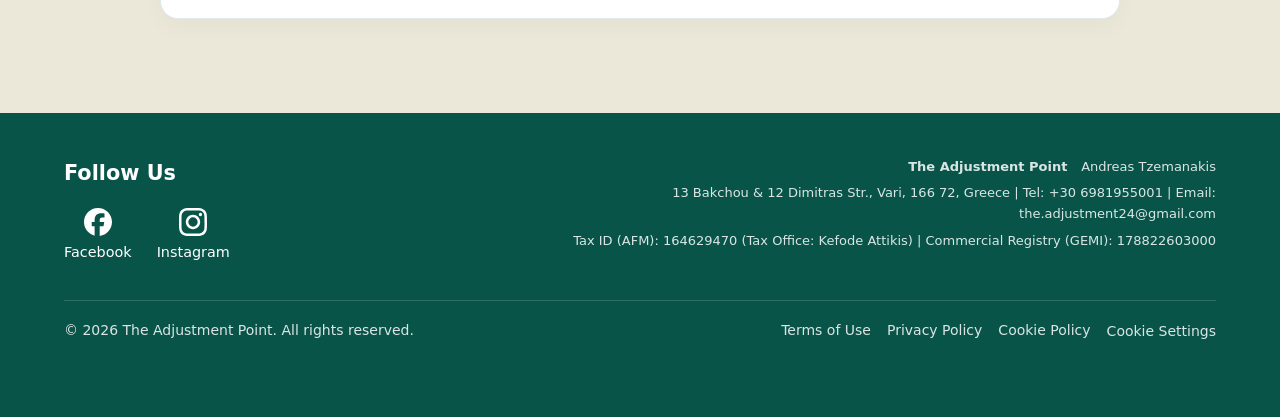
<file: en/cookie-policy.html>
<!DOCTYPE html>
<html lang="en">
<head>
    <meta charset="UTF-8">
    <meta http-equiv="X-UA-Compatible" content="IE=edge">
    <meta name="viewport" content="width=device-width, initial-scale=1.0">
    <link rel="icon" type="image/x-icon" href="../favicon.ico">
    <link rel="icon" type="image/png" sizes="48x48" href="../logo/favicon-48x48.png">
    <link rel="icon" type="image/png" sizes="96x96" href="../logo/favicon-96x96.png">
    <link rel="icon" type="image/png" sizes="192x192" href="../logo/favicon-192x192.png">
    <link rel="apple-touch-icon" href="../logo/apple-touch-icon.png">
    <title>Cookie Policy - The Adjustment Point</title>
    <link rel="stylesheet" href="../css/navbar.css">
    <link rel="stylesheet" href="../css/global.css">
    <link rel="stylesheet" href="../css/cmp.css">
    <link rel="stylesheet" href="../css/legal.css">
    <link rel="canonical" href="https://www.adjustmentpoint.gr/en/cookie-policy.html">
    <link rel="alternate" hreflang="el" href="https://www.adjustmentpoint.gr/cookie-policy.html">
    <link rel="alternate" hreflang="en" href="https://www.adjustmentpoint.gr/en/cookie-policy.html">
    <link rel="alternate" hreflang="x-default" href="https://www.adjustmentpoint.gr/cookie-policy.html">
    <meta name="description"
        content="Cookie Policy for The Adjustment Point. Detailed breakdown of cookies used on our website (Google Analytics, Google Maps), storage durations, and consent management.">
    <meta property="og:title" content="Cookie Policy - The Adjustment Point">
    <meta property="og:site_name" content="The Adjustment Point">
    <meta property="og:description"
        content="Learn about the cookies placed on your device and manage your privacy choices anytime.">
    <meta property="og:image" content="../logo/preview_banner.png">
    <meta property="og:type" content="website">
    <script src="../js/lang_switcher.js"></script>
    <script src="../js/cmp.js"></script>
    <script src="../js/mobile_menu_btn.js" defer></script>
</head>

<body>
    <nav class="navbar">
        <div class="navbar-left">
            <a href="index.html" class="logo">
                <img src="../logo/logo.png" alt="The Adjustment Point - Chiropractor">
            </a>
            <ul class="nav">
                <li class="nav-item"><a href="index.html#home">Home</a></li>
                <li class="nav-item"><a href="index.html#services">Services</a></li>
                <li class="nav-item"><a href="index.html#about">About</a></li>
                <li class="nav-item"><a href="index.html#contact">Contact</a></li>
            </ul>
        </div>
        <div class="navbar-right">
            <div class="lang-selector" id="lang-selector">
                <button type="button" class="lang-btn" id="lang-btn" aria-haspopup="listbox" aria-expanded="false"
                    aria-label="Language selector">
                    <span class="lang-flag-icon" id="current-flag-icon">
                        <svg class="flag-svg" viewBox="0 0 640 480" width="20" height="15" aria-hidden="true">
                            <path fill="#012169" d="M0 0h640v480H0z" />
                            <path fill="#FFF"
                                d="m75 0 244 181L562 0h78v62L400 241l240 178v61h-80L320 301 81 480H0v-60l239-178L0 64V0z" />
                            <path fill="#C8102E"
                                d="m424 281 216 159v40L369 281zm-184 20 6 35L54 480H0zM640 0v3L391 191l2-44L590 0zM0 0l239 176h-60L0 42z" />
                            <path fill="#FFF" d="M241 0v480h160V0zM0 160v160h640V160z" />
                            <path fill="#C8102E" d="M0 193v96h640v-96zM273 0v480h96V0z" />
                        </svg>
                    </span>
                    <span class="lang-text" id="current-lang-text">English</span>
                    <svg class="lang-chevron" viewBox="0 0 20 20" fill="currentColor" width="16" height="16"
                        aria-hidden="true">
                        <path fill-rule="evenodd"
                            d="M5.23 7.21a.75.75 0 011.06.02L10 11.168l3.71-3.938a.75.75 0 111.08 1.04l-4.25 4.5a.75.75 0 01-1.08 0l-4.25-4.5a.75.75 0 01.02-1.06z"
                            clip-rule="evenodd" />
                    </svg>
                </button>

                <ul class="lang-dropdown" id="lang-dropdown" role="listbox" aria-label="Language options">
                    <a href="../cookie-policy.html" data-lang="el" style="text-decoration: none; color: inherit; width: 100%;">
                        <li class="lang-option" role="option" aria-selected="false" tabindex="0">
                            <span class="lang-flag-icon">
                                <svg class="flag-svg" viewBox="0 0 640 480" width="20" height="15" aria-hidden="true">
                                    <path fill="#0d5eaf" fill-rule="evenodd" d="M0 0h640v53.3H0z" />
                                    <path fill="#fff" fill-rule="evenodd" d="M0 53.3h640v53.4H0z" />
                                    <path fill="#0d5eaf" fill-rule="evenodd" d="M0 106.7h640V160H0z" />
                                    <path fill="#fff" fill-rule="evenodd" d="M0 160h640v53.3H0z" />
                                    <path fill="#0d5eaf" d="M0 0h266.7v266.7H0z" />
                                    <path fill="#0d5eaf" fill-rule="evenodd" d="M0 213.3h640v53.4H0z" />
                                    <path fill="#fff" fill-rule="evenodd" d="M0 266.7h640V320H0z" />
                                    <path fill="#0d5eaf" fill-rule="evenodd" d="M0 320h640v53.3H0z" />
                                    <path fill="#fff" fill-rule="evenodd" d="M0 373.3h640v53.4H0z" />
                                    <g fill="#fff" fill-rule="evenodd" stroke-width="1.3">
                                        <path d="M106.7 0H160v266.7h-53.3z" />
                                        <path d="M0 106.7h266.7V160H0z" />
                                    </g>
                                    <path fill="#0d5eaf" d="M0 426.7h640V480H0z" />
                                </svg>
                            </span>
                            <span class="lang-label">
                                <span class="lang-name">Ελληνικά</span>
                            </span>
                            <svg class="lang-check-icon" viewBox="0 0 20 20" fill="currentColor" width="16" height="16"
                                aria-hidden="true">
                                <path fill-rule="evenodd"
                                    d="M16.707 5.293a1 1 0 010 1.414l-8 8a1 1 0 01-1.414 0l-4-4a1 1 0 011.414-1.414L8 12.586l7.293-7.293a1 1 0 011.414 0z"
                                    clip-rule="evenodd" />
                            </svg>
                        </li>
                    </a>
                    <a href="cookie-policy.html" data-lang="en" style="text-decoration: none; color: inherit; width: 100%;">
                        <li class="lang-option is-active" role="option" aria-selected="true" tabindex="0">
                            <span class="lang-flag-icon">
                                <svg class="flag-svg" viewBox="0 0 640 480" width="20" height="15" aria-hidden="true">
                                    <path fill="#012169" d="M0 0h640v480H0z" />
                                    <path fill="#FFF"
                                        d="m75 0 244 181L562 0h78v62L400 241l240 178v61h-80L320 301 81 480H0v-60l239-178L0 64V0z" />
                                    <path fill="#C8102E"
                                        d="m424 281 216 159v40L369 281zm-184 20 6 35L54 480H0zM640 0v3L391 191l2-44L590 0zM0 0l239 176h-60L0 42z" />
                                    <path fill="#FFF" d="M241 0v480h160V0zM0 160v160h640V160z" />
                                    <path fill="#C8102E" d="M0 193v96h640v-96zM273 0v480h96V0z" />
                                </svg>
                            </span>
                            <span class="lang-label">
                                <span class="lang-name">English</span>
                                <span class="lang-status-badge" id="current-lang-badge">Current</span>
                            </span>
                            <svg class="lang-check-icon" viewBox="0 0 20 20" fill="currentColor" width="16" height="16"
                                aria-hidden="true">
                                <path fill-rule="evenodd"
                                    d="M16.707 5.293a1 1 0 010 1.414l-8 8a1 1 0 01-1.414 0l-4-4a1 1 0 011.414-1.414L8 12.586l7.293-7.293a1 1 0 011.414 0z"
                                    clip-rule="evenodd" />
                            </svg>
                        </li>
                    </a>
                </ul>
            </div>
            <div class="menu-toggle" id="mobile-menu" tabindex="0" role="button" aria-label="Toggle navigation menu"
                aria-expanded="false">
                <span class="bar"></span>
                <span class="bar"></span>
                <span class="bar"></span>
            </div>
        </div>
    </nav>

    <main class="legal-main">
        <header class="legal-header">
            <div class="legal-badge">
                <svg viewBox="0 0 24 24" aria-hidden="true">
                    <path
                        d="M12 2C6.48 2 2 6.48 2 12s4.48 10 10 10 10-4.48 10-10c0-.55-.45-1-1-1-1.66 0-3-1.34-3-3 0-.55-.45-1-1-1-1.66 0-3-1.34-3-3 0-.55-.45-1-1-1zm-3 8.5c-.83 0-1.5-.67-1.5-1.5s.67-1.5 1.5-1.5 1.5.67 1.5 1.5-.67 1.5-1.5 1.5zm1 5c-.83 0-1.5-.67-1.5-1.5s.67-1.5 1.5-1.5 1.5.67 1.5 1.5-.67 1.5-1.5 1.5zm5.5-2c-.83 0-1.5-.67-1.5-1.5s.67-1.5 1.5-1.5 1.5.67 1.5 1.5-.67 1.5-1.5 1.5z" />
                </svg>
                ePrivacy & Google Consent Mode v2
            </div>
            <h1 class="legal-title">Cookie Policy</h1>
            <p class="legal-meta">Last updated: <strong>October 2026</strong> | Applicable to:
                <strong>adjustmentpoint.gr</strong>
            </p>
        </header>
        <div class="cookie-manage-banner">
            <div class="cookie-manage-text">
                <h3>Manage Your Cookie Preferences</h3>
                <p>You can review, modify, or revoke your consent for optional cookies at any time.</p>
            </div>
            <button type="button" class="cookie-manage-btn tap-cookie-settings-trigger">
                Cookie Settings
            </button>
        </div>

        <article class="legal-content">
            <section class="legal-section">
                <h2>1. What Are Cookies?</h2>
                <p>
                    Cookies are small text files placed on your device (computer, tablet, or smartphone) when you visit
                    a website. They allow websites to remember your device, preferences, and session state, enabling
                    secure navigation and tailored features.
                </p>
                <p>
                    In addition to HTTP cookies, web browsers utilize browser local storage
                    (<strong>LocalStorage</strong>), which retains settings on your device without automatically sending
                    them to the server on every page request.
                </p>
            </section>

            <section class="legal-section">
                <h2>2. How The Adjustment Point Uses Cookies</h2>
                <p>
                    We follow the principle of <strong>Privacy by Default</strong> and strict compliance with the
                    <strong>Google Consent Mode v2</strong> framework:
                </p>
                <ul>
                    <li>Non-essential cookies (Google Analytics and Google Maps) are <strong>actively blocked</strong>
                        when you land on the site.</li>
                    <li>No tracking scripts run and no external map assets load until you explicitly click "Accept All"
                        or toggle specific categories in our preferences center.</li>
                    <li>You have the permanent right to revoke or adjust your choices at any moment with one click.</li>
                </ul>
            </section>

            <section class="legal-section">
                <h2>3. Detailed Breakdown of Cookies Used</h2>
                <p>Below is a complete inventory of cookies and local storage items used on our website:</p>
                <h3>Category 1: Strictly Necessary</h3>
                <p>
                    These items are technically indispensable for basic website operation and recording your cookie
                    preferences. They do not require consent and cannot be deactivated.
                </p>
                <div class="legal-table-wrapper">
                    <table class="legal-table">
                        <thead>
                            <tr>
                                <th>Name</th>
                                <th>Provider</th>
                                <th>Purpose</th>
                                <th>Duration</th>
                                <th>Type</th>
                            </tr>
                        </thead>
                        <tbody>
                            <tr>
                                <td><span class="cookie-name-code">tap_cookie_consent_v1</span></td>
                                <td>The Adjustment Point (First-party)</td>
                                <td>Stores the user's consent decisions for cookies and third-party media embeds.</td>
                                <td>6 months</td>
                                <td>LocalStorage</td>
                            </tr>
                        </tbody>
                    </table>
                </div>
                <h3>Category 2: Performance & Analytics (Google Analytics 4)</h3>
                <p>
                    These cookies allow us to count visits and traffic sources to measure and improve website
                    performance in an aggregated, pseudonymized manner.
                </p>
                <div class="legal-callout">
                    <div class="legal-callout-header">
                        <svg xmlns="http://www.w3.org/2000/svg" width="200" height="200" viewBox="0 0 1024 1024"><path fill="#000000" d="M512 64a448 448 0 1 1 0 896a448 448 0 0 1 0-896zm0 192a58.432 58.432 0 0 0-58.24 63.744l23.36 256.384a35.072 35.072 0 0 0 69.76 0l23.296-256.384A58.432 58.432 0 0 0 512 256zm0 512a51.2 51.2 0 1 0 0-102.4a51.2 51.2 0 0 0 0 102.4z"/></svg>
                        Actively Blocked via Google Consent Mode v2
                    </div>
                    <p>
                        Google Analytics 4 (<code>G-139980KF6X</code>) tags are <strong>completely blocked</strong>
                        until you choose "Accept All" or enable Analytics in the Cookie Settings modal.
                    </p>
                </div>
                <div class="legal-table-wrapper">
                    <table class="legal-table">
                        <thead>
                            <tr>
                                <th>Name</th>
                                <th>Provider</th>
                                <th>Purpose</th>
                                <th>Duration</th>
                                <th>Type</th>
                            </tr>
                        </thead>
                        <tbody>
                            <tr>
                                <td><span class="cookie-name-code">_ga</span></td>
                                <td>Google LLC (Google Analytics 4)</td>
                                <td>Distinguishes unique website visitors by assigning a randomly generated client ID.
                                </td>
                                <td>2 years</td>
                                <td>HTTP Cookie</td>
                            </tr>
                            <tr>
                                <td><span class="cookie-name-code">_ga_139980KF6X</span></td>
                                <td>Google LLC (Google Analytics 4)</td>
                                <td>Maintains session state and user interactions across pages.</td>
                                <td>2 years</td>
                                <td>HTTP Cookie</td>
                            </tr>
                        </tbody>
                    </table>
                </div>

                <h3>Category 3: External Media & Interactive Maps (Google Maps)</h3>
                <p>
                    We embed an interactive map from <strong>Google Maps</strong> (Google LLC) in the contact section to
                    display our clinic's location in Vari, Greece.
                </p>
                <div class="legal-table-wrapper">
                    <table class="legal-table">
                        <thead>
                            <tr>
                                <th>Name</th>
                                <th>Provider</th>
                                <th>Purpose</th>
                                <th>Duration</th>
                                <th>Type</th>
                            </tr>
                        </thead>
                        <tbody>
                            <tr>
                                <td><span class="cookie-name-code">NID</span>, <span
                                        class="cookie-name-code">CONSENT</span>, <span
                                        class="cookie-name-code">AEC</span>, <span class="cookie-name-code">SOCS</span>
                                </td>
                                <td>Google LLC (Google Maps)</td>
                                <td>Stores user map preferences, provides security verification, and renders the
                                    interactive location embed.</td>
                                <td>6 months - 2 years</td>
                                <td>HTTP Cookie (Third-party)</td>
                            </tr>
                        </tbody>
                    </table>
                </div>
            </section>

            <section class="legal-section">
                <h2>4. External Services & BookUp Appointments</h2>
                <p>
                    Online appointments are handled via the external platform <strong>BookUp (bookup.gr)</strong>. While
                    browsing <code>adjustmentpoint.gr</code>, no cookies are placed by BookUp.
                </p>
                <p>
                    When you click "Book an Appointment", you are directed to
                    <code>www.bookup.gr/theadjustmentpoint</code>, which operates under its own Privacy and Cookie
                    policies.
                </p>
            </section>

            <section class="legal-section">
                <h2>5. How to Manage Cookies in Your Browser</h2>
                <p>
                    In addition to our on-site settings modal, you can control or delete cookies through your web
                    browser settings:
                </p>
                <ul>
                    <li><strong>Google Chrome:</strong> Settings &rarr; Privacy and security &rarr; Third-party cookies
                        (<a href="https://support.google.com/chrome/answer/95647" target="_blank"
                            rel="noopener noreferrer">Chrome Guide</a>)</li>
                    <li><strong>Mozilla Firefox:</strong> Settings &rarr; Privacy & Security &rarr; Cookies and Site
                        Data (<a href="https://support.mozilla.org/en-US/kb/clear-cookies-and-site-data-firefox"
                            target="_blank" rel="noopener noreferrer">Firefox Guide</a>)</li>
                    <li><strong>Apple Safari:</strong> Preferences &rarr; Privacy &rarr; Block all cookies (<a
                            href="https://support.apple.com/guide/safari/manage-cookies-sfri11471/mac" target="_blank"
                            rel="noopener noreferrer">Safari Guide</a>)</li>
                    <li><strong>Microsoft Edge:</strong> Settings &rarr; Cookies and site permissions &rarr; Manage and
                        delete cookies (<a
                            href="https://support.microsoft.com/en-us/microsoft-edge/delete-cookies-in-microsoft-edge-63947406-40ac-c3b8-57b9-2a946a29ae09"
                            target="_blank" rel="noopener noreferrer">Edge Guide</a>)</li>
                </ul>
            </section>

            <section class="legal-section">
                <h2>6. Questions & Contact</h2>
                <p>If you have any questions regarding our Cookie Policy, contact us directly:</p>
                <ul>
                    <li><strong>The Adjustment Point:</strong> Andreas Tzemanakis</li>
                    <li><strong>Address:</strong> 13 Bakchou & 12 Dimitras Str., Vari, 166 72, Attica, Greece</li>
                    <li><strong>Email:</strong> <a
                            href="mailto:the.adjustment24@gmail.com">the.adjustment24@gmail.com</a></li>
                    <li><strong>Phone:</strong> <a href="tel:6981955001">+30 6981955001</a></li>
                </ul>
            </section>
        </article>
    </main>

    <footer>
        <div class="footer-container">
            <div class="footer-column footer-follow">
                <h3 style="margin-bottom: clamp(0.75rem, 2vh, 1.25rem);">Follow Us</h3>
                <div class="social-links">
                    <a href="https://www.facebook.com/profile.php?id=61572349864029" target="_blank"
                        rel="noopener noreferrer" aria-label="Visit our Facebook page">
                        <svg aria-hidden="true" viewBox="0 0 24 24" xmlns="http://www.w3.org/2000/svg">
                            <path
                                d="M9.101 23.691v-7.98H6.627v-3.667h2.474v-1.58c0-4.085 1.848-5.978 5.858-5.978.401 0 .955.042 1.468.103a8.68 8.68 0 0 1 1.141.195v3.325a8.623 8.623 0 0 0-.653-.036 26.805 26.805 0 0 0-.733-.009c-.707 0-1.259.096-1.675.309a1.686 1.686 0 0 0-.679.622c-.258.42-.374.995-.374 1.752v1.297h3.919l-.386 2.103-.287 1.564h-3.246v8.245C19.396 23.238 24 18.179 24 12.044c0-6.627-5.373-12-12-12s-12 5.373-12 12c0 5.628 3.874 10.35 9.101 11.647Z" />
                        </svg>
                        <span>Facebook</span>
                    </a>
                    <a href="https://www.instagram.com/the_adjustment24/" target="_blank" rel="noopener noreferrer"
                        aria-label="Visit our Instagram page">
                        <svg aria-hidden="true" viewBox="0 0 24 24" xmlns="http://www.w3.org/2000/svg">
                            <path
                                d="M7.0301.084c-1.2768.0602-2.1487.264-2.911.5634-.7888.3075-1.4575.72-2.1228 1.3877-.6652.6677-1.075 1.3368-1.3802 2.127-.2954.7638-.4956 1.6365-.552 2.914-.0564 1.2775-.0689 1.6882-.0626 4.947.0062 3.2586.0206 3.6671.0825 4.9473.061 1.2765.264 2.1482.5635 2.9107.308.7889.72 1.4573 1.388 2.1228.6679.6655 1.3365 1.0743 2.1285 1.38.7632.295 1.6361.4961 2.9134.552 1.2773.056 1.6884.069 4.9462.0627 3.2578-.0062 3.668-.0207 4.9478-.0814 1.28-.0607 2.147-.2652 2.9098-.5633.7889-.3086 1.4578-.72 2.1228-1.3881.665-.6682 1.0745-1.3378 1.3795-2.1284.2957-.7632.4966-1.636.552-2.9124.056-1.2809.0692-1.6898.063-4.948-.0063-3.2583-.021-3.6668-.0817-4.9465-.0607-1.2797-.264-2.1487-.5633-2.9117-.3084-.7889-.72-1.4568-1.3876-2.1228C21.2982 1.33 20.628.9208 19.8378.6165 19.074.321 18.2017.1197 16.9244.0645 15.6471.0093 15.236-.005 11.977.0014 8.718.0076 8.31.0215 7.0301.0839m.1402 21.6932c-1.17-.0509-1.8053-.2453-2.2287-.408-.5606-.216-.96-.4771-1.3819-.895-.422-.4178-.6811-.8186-.9-1.378-.1644-.4234-.3624-1.058-.4171-2.228-.0595-1.2645-.072-1.6442-.079-4.848-.007-3.2037.0053-3.583.0607-4.848.05-1.169.2456-1.805.408-2.2282.216-.5613.4762-.96.895-1.3816.4188-.4217.8184-.6814 1.3783-.9003.423-.1651 1.0575-.3614 2.227-.4171 1.2655-.06 1.6447-.072 4.848-.079 3.2033-.007 3.5835.005 4.8495.0608 1.169.0508 1.8053.2445 2.228.408.5608.216.96.4754 1.3816.895.4217.4194.6816.8176.9005 1.3787.1653.4217.3617 1.056.4169 2.2263.0602 1.2655.0739 1.645.0796 4.848.0058 3.203-.0055 3.5834-.061 4.848-.051 1.17-.245 1.8055-.408 2.2294-.216.5604-.4763.96-.8954 1.3814-.419.4215-.8181.6811-1.3783.9-.4224.1649-1.0577.3617-2.2262.4174-1.2656.0595-1.6448.072-4.8493.079-3.2045.007-3.5825-.006-4.848-.0608M16.953 5.5864A1.44 1.44 0 1 0 18.39 4.144a1.44 1.44 0 0 0-1.437 1.4424M5.8385 12.012c.0067 3.4032 2.7706 6.1557 6.173 6.1493 3.4026-.0065 6.157-2.7701 6.1506-6.1733-.0065-3.4032-2.771-6.1565-6.174-6.1498-3.403.0067-6.156 2.771-6.1496 6.1738M8 12.0077a4 4 0 1 1 4.008 3.9921A3.9996 3.9996 0 0 1 8 12.0077" />
                        </svg>
                        <span>Instagram</span>
                    </a>
                </div>
            </div>

            <div class="footer-column footer-business-identity">
                <p>
                    <strong>The Adjustment Point</strong> Andreas Tzemanakis
                </p>
                <p>
                    <a href="https://maps.app.goo.gl/NmPnQMgVqVfagS7F6" target="_blank" rel="noopener noreferrer">13 Bakchou & 12 Dimitras Str., Vari, 166 72, Greece</a> | Tel: <a href="tel:+306981955001">+30 6981955001</a> | Email: <a href="mailto:the.adjustment24@gmail.com">the.adjustment24@gmail.com</a>
                </p>
                <p>
                    Tax ID (AFM): 164629470 (Tax Office: Kefode Attikis) | Commercial Registry (GEMI): 178822603000
                </p>
            </div>
        </div>

        <div class="footer-bottom">
            <div class="footer-bottom-container">
                <p class="footer-copyright">© 2026 The Adjustment Point. All rights reserved.</p>
                <div class="footer-legal-links">
                    <a href="terms_of_use.html">Terms of Use</a>
                    <a href="privacy-policy.html">Privacy Policy</a>
                    <a href="cookie-policy.html">Cookie Policy</a>
                    <button type="button" class="tap-cookie-settings-trigger">Cookie Settings</button>
                </div>
            </div>
        </div>
    </footer>
</body>
</html>
</file>
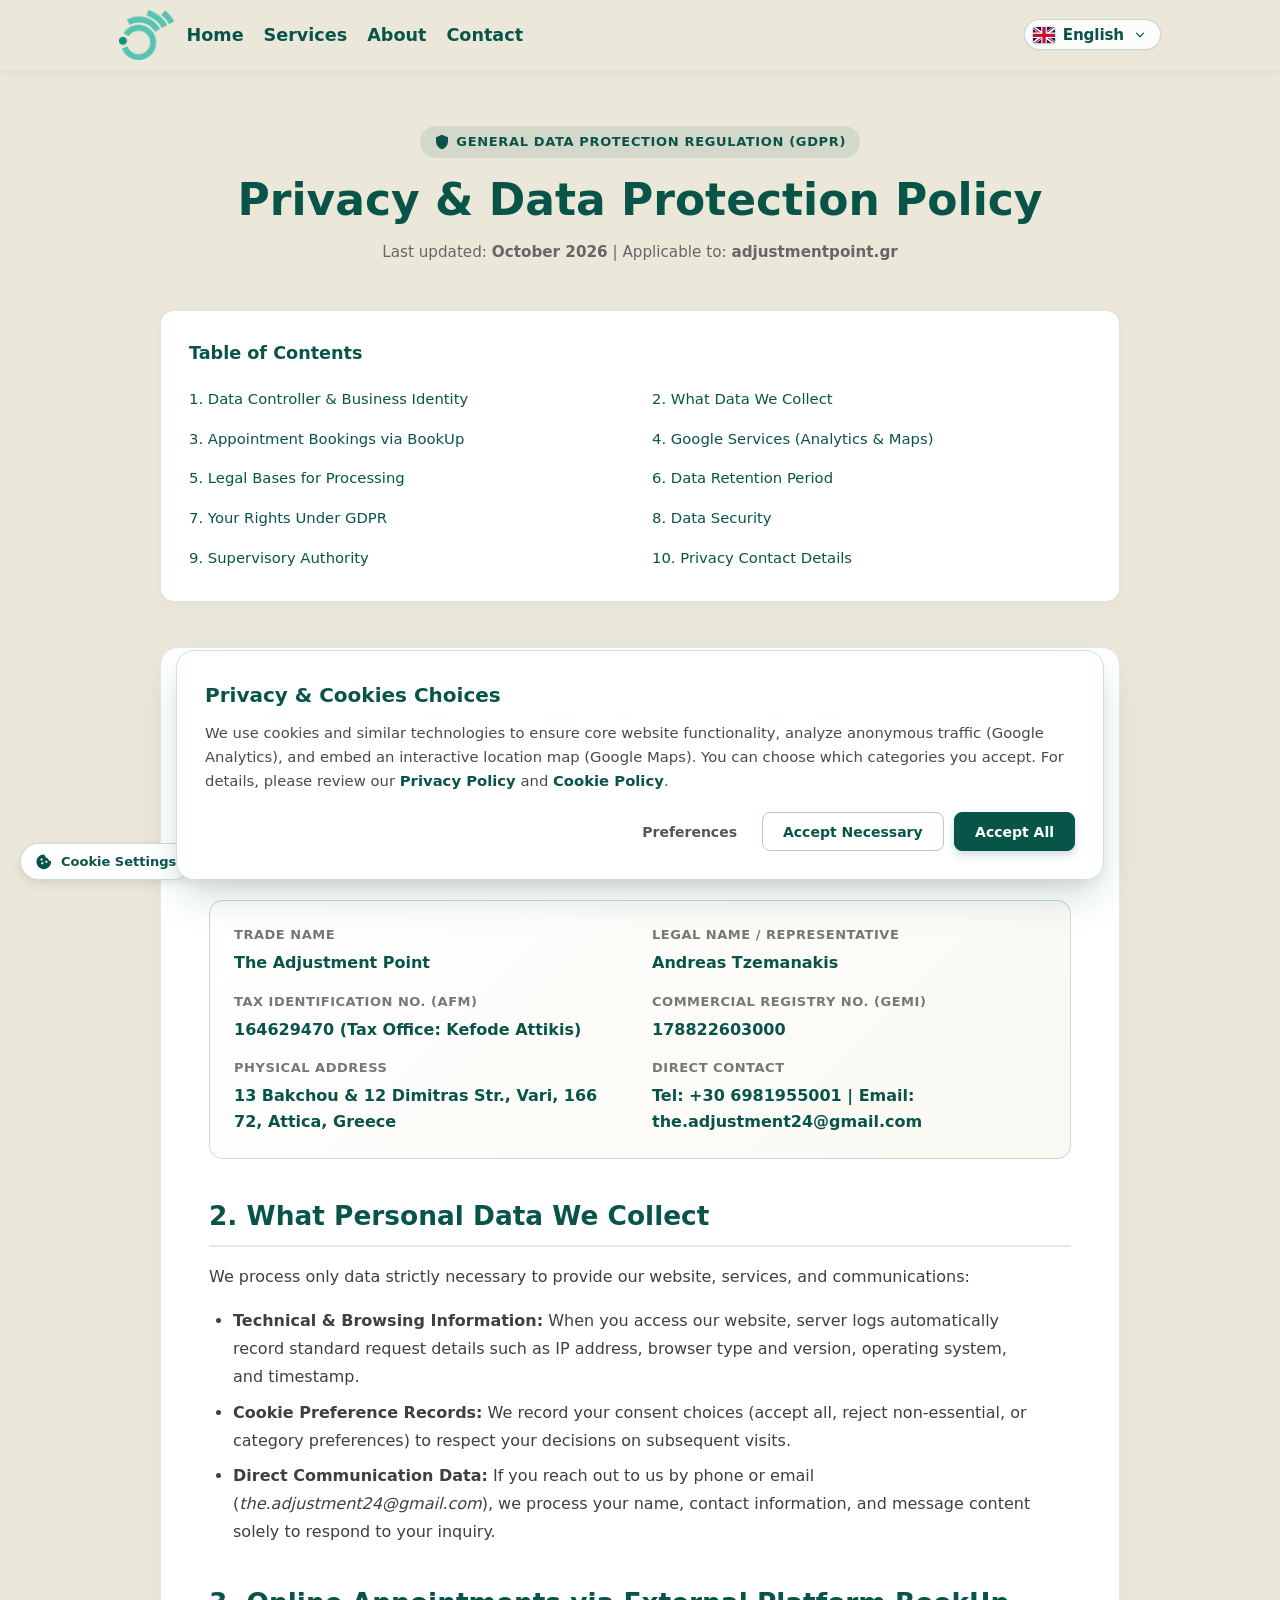
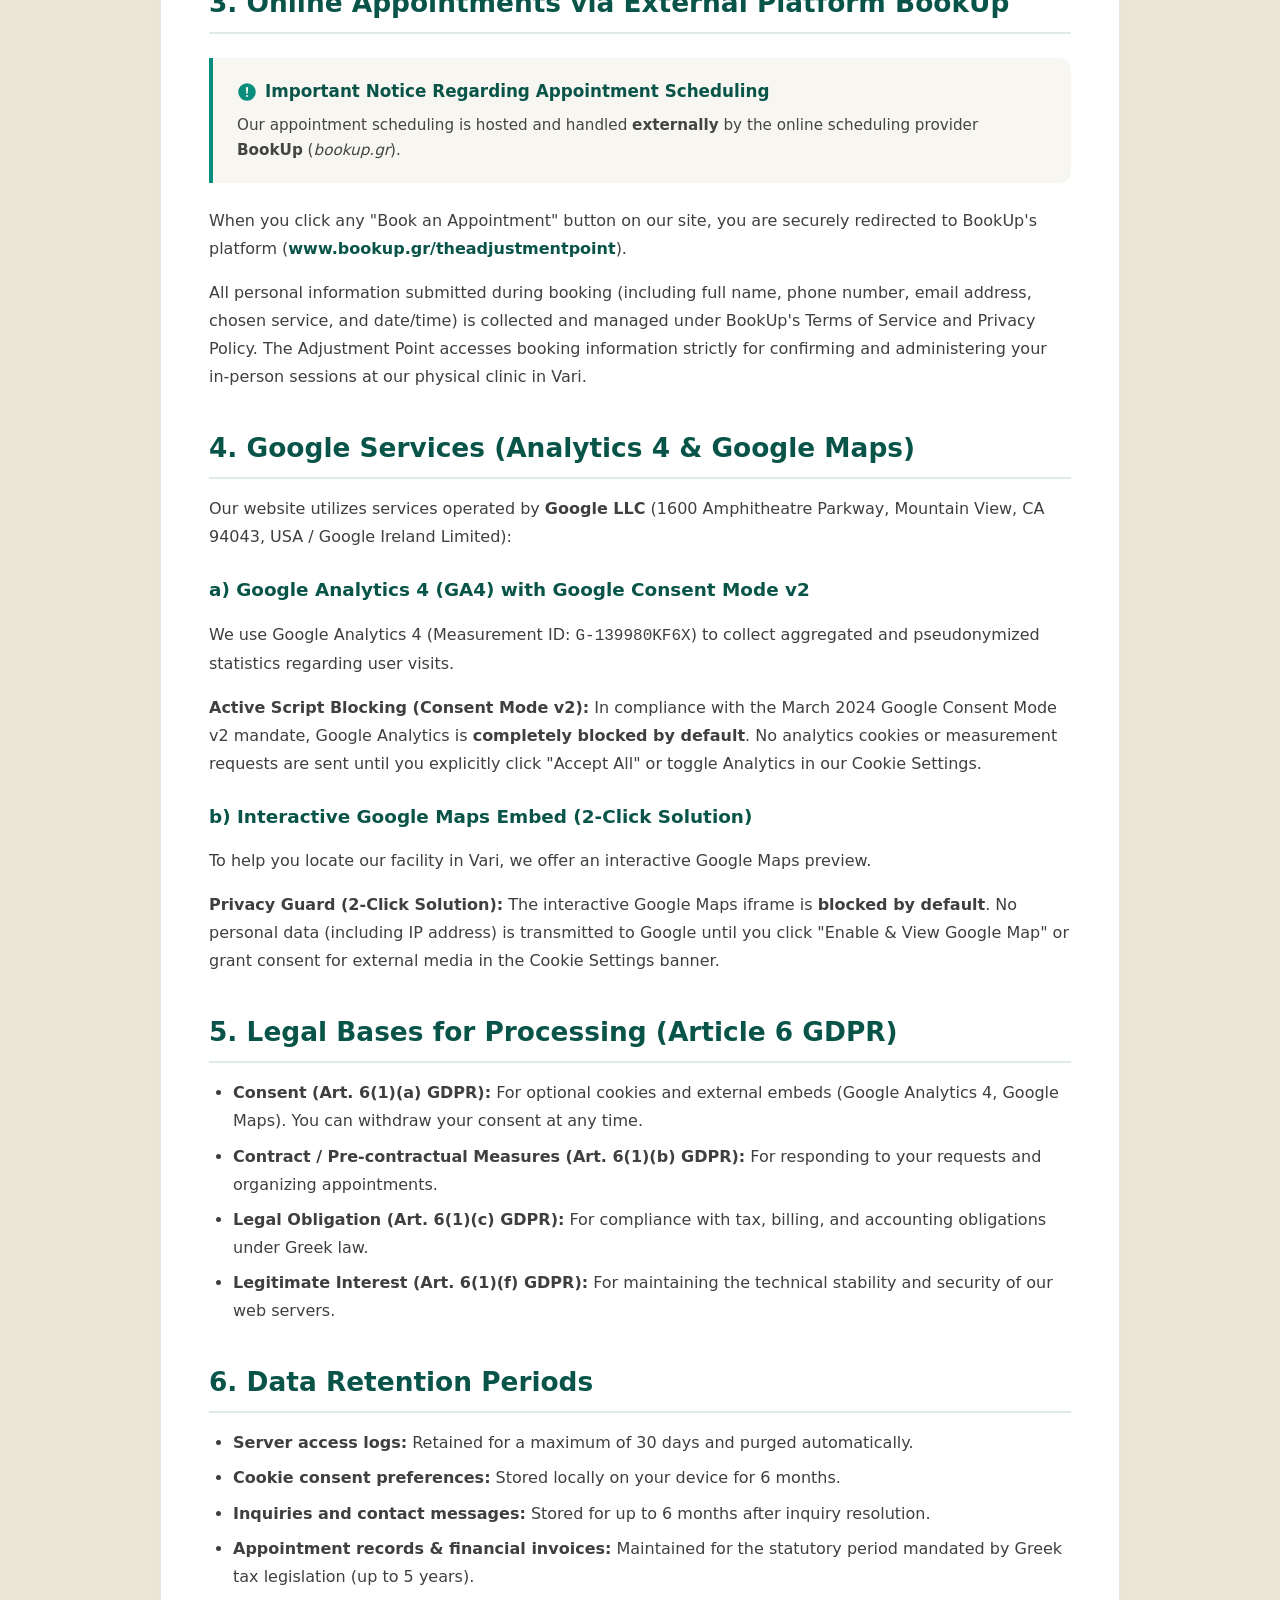
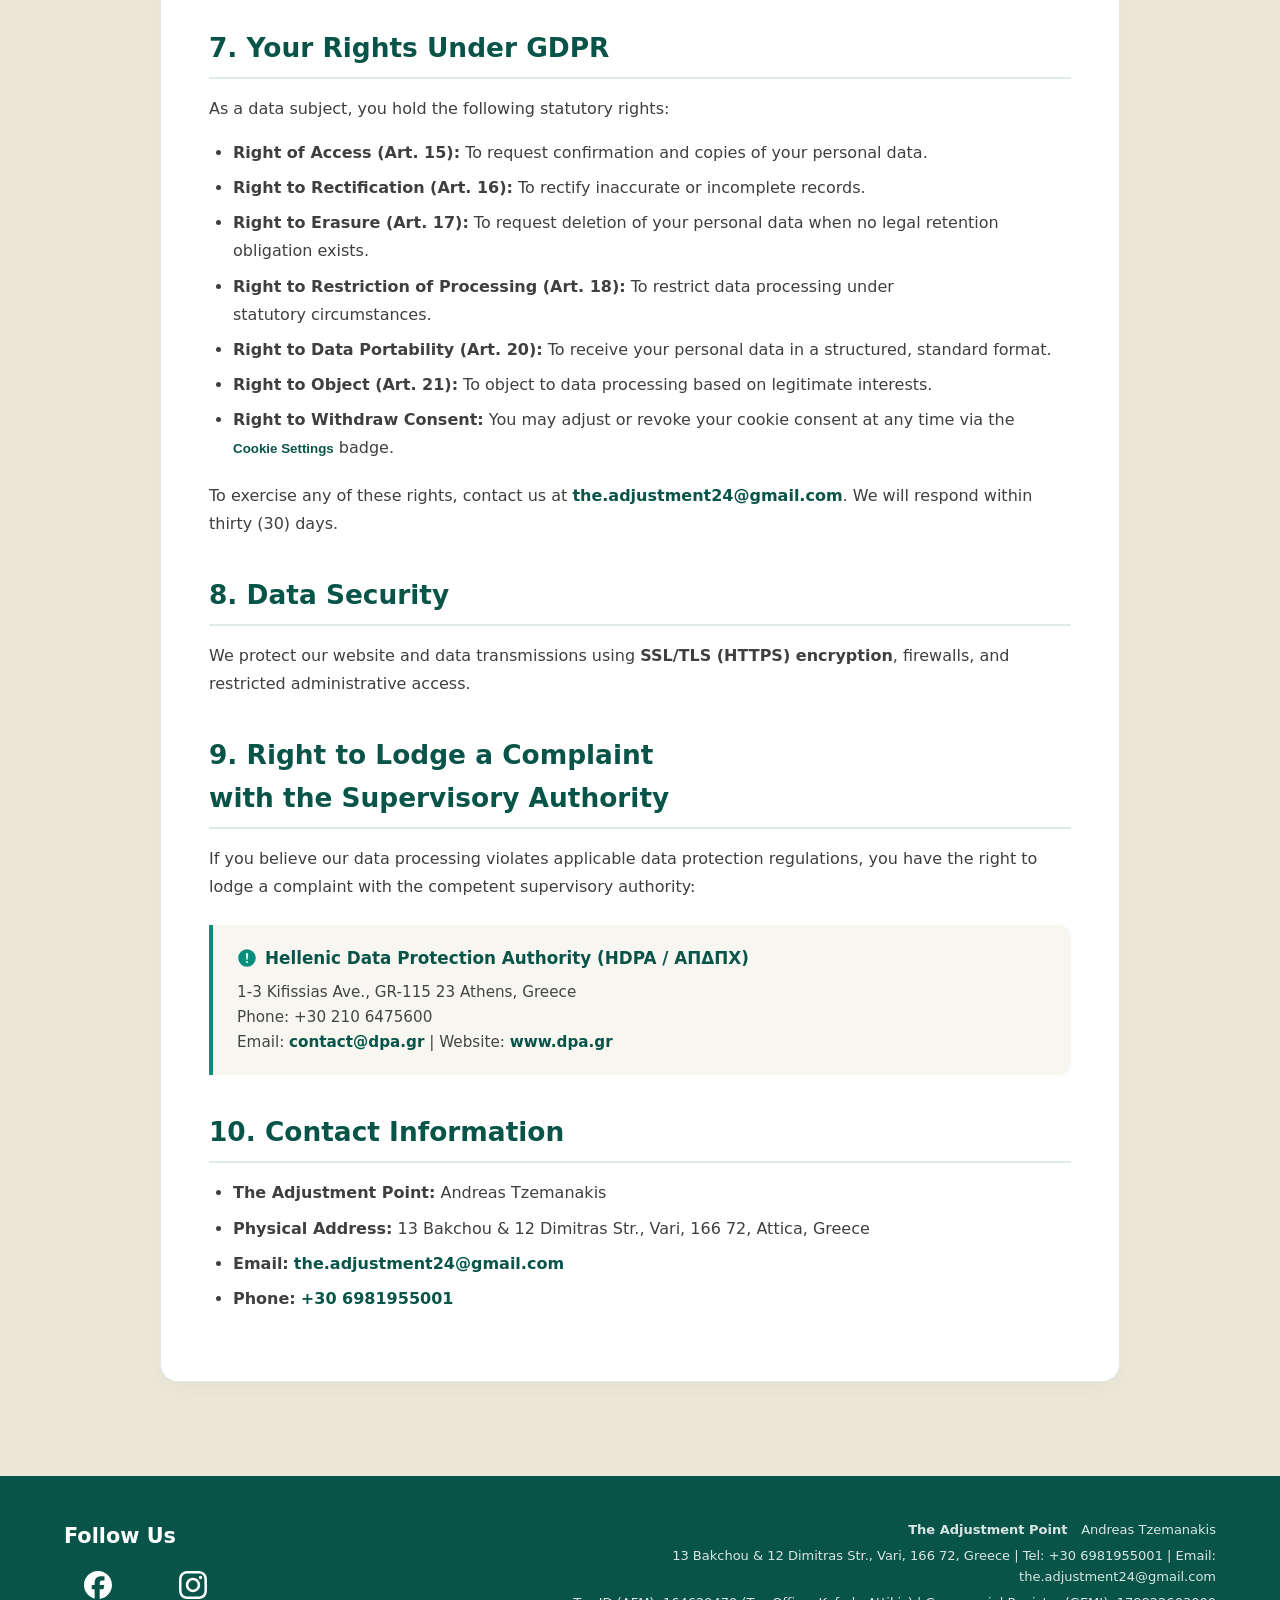
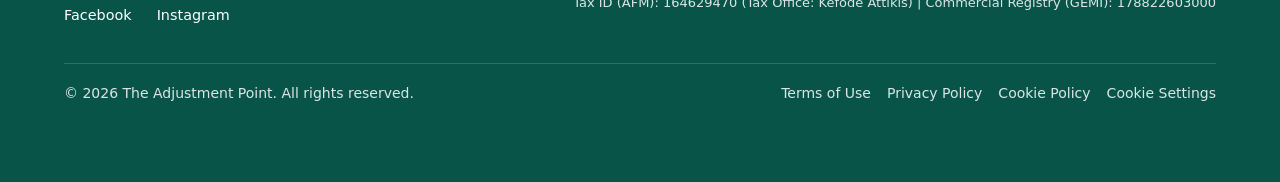
<file: en/privacy-policy.html>
<!DOCTYPE html>
<html lang="en">
<head>
    <meta charset="UTF-8">
    <meta http-equiv="X-UA-Compatible" content="IE=edge">
    <meta name="viewport" content="width=device-width, initial-scale=1.0">
    <link rel="icon" type="image/x-icon" href="../favicon.ico">
    <link rel="icon" type="image/png" sizes="48x48" href="../logo/favicon-48x48.png">
    <link rel="icon" type="image/png" sizes="96x96" href="../logo/favicon-96x96.png">
    <link rel="icon" type="image/png" sizes="192x192" href="../logo/favicon-192x192.png">
    <link rel="apple-touch-icon" href="../logo/apple-touch-icon.png">
    <title>Privacy Policy - The Adjustment Point</title>
    <link rel="stylesheet" href="../css/navbar.css">
    <link rel="stylesheet" href="../css/global.css">
    <link rel="stylesheet" href="../css/cmp.css">
    <link rel="stylesheet" href="../css/legal.css">
    <link rel="canonical" href="https://www.adjustmentpoint.gr/en/privacy-policy.html">
    <link rel="alternate" hreflang="el" href="https://www.adjustmentpoint.gr/privacy-policy.html">
    <link rel="alternate" hreflang="en" href="https://www.adjustmentpoint.gr/en/privacy-policy.html">
    <link rel="alternate" hreflang="x-default" href="https://www.adjustmentpoint.gr/privacy-policy.html">
    <meta name="description"
        content="Privacy Policy for The Adjustment Point. Learn how we collect and safeguard your personal data in compliance with GDPR, our use of Google Analytics & Maps, and BookUp scheduling.">
    <meta property="og:title" content="Privacy Policy - The Adjustment Point">
    <meta property="og:site_name" content="The Adjustment Point">
    <meta property="og:description"
        content="Understand how we handle your personal data under the EU General Data Protection Regulation (GDPR).">
    <meta property="og:image" content="../logo/preview_banner.png">
    <meta property="og:type" content="website">
    <script src="../js/lang_switcher.js"></script>
    <script src="../js/cmp.js"></script>
    <script src="../js/mobile_menu_btn.js" defer></script>
</head>

<body>
    <nav class="navbar">
        <div class="navbar-left">
            <a href="index.html" class="logo">
                <img src="../logo/logo.png" alt="The Adjustment Point - Chiropractor">
            </a>
            <ul class="nav">
                <li class="nav-item"><a href="index.html#home">Home</a></li>
                <li class="nav-item"><a href="index.html#services">Services</a></li>
                <li class="nav-item"><a href="index.html#about">About</a></li>
                <li class="nav-item"><a href="index.html#contact">Contact</a></li>
            </ul>
        </div>
        <div class="navbar-right">
            <div class="lang-selector" id="lang-selector">
                <button type="button" class="lang-btn" id="lang-btn" aria-haspopup="listbox" aria-expanded="false"
                    aria-label="Language selector">
                    <span class="lang-flag-icon" id="current-flag-icon">
                        <svg class="flag-svg" viewBox="0 0 640 480" width="20" height="15" aria-hidden="true">
                            <path fill="#012169" d="M0 0h640v480H0z" />
                            <path fill="#FFF"
                                d="m75 0 244 181L562 0h78v62L400 241l240 178v61h-80L320 301 81 480H0v-60l239-178L0 64V0z" />
                            <path fill="#C8102E"
                                d="m424 281 216 159v40L369 281zm-184 20 6 35L54 480H0zM640 0v3L391 191l2-44L590 0zM0 0l239 176h-60L0 42z" />
                            <path fill="#FFF" d="M241 0v480h160V0zM0 160v160h640V160z" />
                            <path fill="#C8102E" d="M0 193v96h640v-96zM273 0v480h96V0z" />
                        </svg>
                    </span>
                    <span class="lang-text" id="current-lang-text">English</span>
                    <svg class="lang-chevron" viewBox="0 0 20 20" fill="currentColor" width="16" height="16"
                        aria-hidden="true">
                        <path fill-rule="evenodd"
                            d="M5.23 7.21a.75.75 0 011.06.02L10 11.168l3.71-3.938a.75.75 0 111.08 1.04l-4.25 4.5a.75.75 0 01-1.08 0l-4.25-4.5a.75.75 0 01.02-1.06z"
                            clip-rule="evenodd" />
                    </svg>
                </button>

                <ul class="lang-dropdown" id="lang-dropdown" role="listbox" aria-label="Language options">
                    <a href="../privacy-policy.html" data-lang="el" style="text-decoration: none; color: inherit; width: 100%;">
                        <li class="lang-option" role="option" aria-selected="false" tabindex="0">
                            <span class="lang-flag-icon">
                                <svg class="flag-svg" viewBox="0 0 640 480" width="20" height="15" aria-hidden="true">
                                    <path fill="#0d5eaf" fill-rule="evenodd" d="M0 0h640v53.3H0z" />
                                    <path fill="#fff" fill-rule="evenodd" d="M0 53.3h640v53.4H0z" />
                                    <path fill="#0d5eaf" fill-rule="evenodd" d="M0 106.7h640V160H0z" />
                                    <path fill="#fff" fill-rule="evenodd" d="M0 160h640v53.3H0z" />
                                    <path fill="#0d5eaf" d="M0 0h266.7v266.7H0z" />
                                    <path fill="#0d5eaf" fill-rule="evenodd" d="M0 213.3h640v53.4H0z" />
                                    <path fill="#fff" fill-rule="evenodd" d="M0 266.7h640V320H0z" />
                                    <path fill="#0d5eaf" fill-rule="evenodd" d="M0 320h640v53.3H0z" />
                                    <path fill="#fff" fill-rule="evenodd" d="M0 373.3h640v53.4H0z" />
                                    <g fill="#fff" fill-rule="evenodd" stroke-width="1.3">
                                        <path d="M106.7 0H160v266.7h-53.3z" />
                                        <path d="M0 106.7h266.7V160H0z" />
                                    </g>
                                    <path fill="#0d5eaf" d="M0 426.7h640V480H0z" />
                                </svg>
                            </span>
                            <span class="lang-label">
                                <span class="lang-name">Ελληνικά</span>
                            </span>
                            <svg class="lang-check-icon" viewBox="0 0 20 20" fill="currentColor" width="16" height="16"
                                aria-hidden="true">
                                <path fill-rule="evenodd"
                                    d="M16.707 5.293a1 1 0 010 1.414l-8 8a1 1 0 01-1.414 0l-4-4a1 1 0 011.414-1.414L8 12.586l7.293-7.293a1 1 0 011.414 0z"
                                    clip-rule="evenodd" />
                            </svg>
                        </li>
                    </a>
                    <a href="privacy-policy.html" data-lang="en" style="text-decoration: none; color: inherit; width: 100%;">
                        <li class="lang-option is-active" role="option" aria-selected="true" tabindex="0">
                            <span class="lang-flag-icon">
                                <svg class="flag-svg" viewBox="0 0 640 480" width="20" height="15" aria-hidden="true">
                                    <path fill="#012169" d="M0 0h640v480H0z" />
                                    <path fill="#FFF"
                                        d="m75 0 244 181L562 0h78v62L400 241l240 178v61h-80L320 301 81 480H0v-60l239-178L0 64V0z" />
                                    <path fill="#C8102E"
                                        d="m424 281 216 159v40L369 281zm-184 20 6 35L54 480H0zM640 0v3L391 191l2-44L590 0zM0 0l239 176h-60L0 42z" />
                                    <path fill="#FFF" d="M241 0v480h160V0zM0 160v160h640V160z" />
                                    <path fill="#C8102E" d="M0 193v96h640v-96zM273 0v480h96V0z" />
                                </svg>
                            </span>
                            <span class="lang-label">
                                <span class="lang-name">English</span>
                                <span class="lang-status-badge" id="current-lang-badge">Current</span>
                            </span>
                            <svg class="lang-check-icon" viewBox="0 0 20 20" fill="currentColor" width="16" height="16"
                                aria-hidden="true">
                                <path fill-rule="evenodd"
                                    d="M16.707 5.293a1 1 0 010 1.414l-8 8a1 1 0 01-1.414 0l-4-4a1 1 0 011.414-1.414L8 12.586l7.293-7.293a1 1 0 011.414 0z"
                                    clip-rule="evenodd" />
                            </svg>
                        </li>
                    </a>
                </ul>
            </div>
            <div class="menu-toggle" id="mobile-menu" tabindex="0" role="button" aria-label="Toggle navigation menu"
                aria-expanded="false">
                <span class="bar"></span>
                <span class="bar"></span>
                <span class="bar"></span>
            </div>
        </div>
    </nav>

    <main class="legal-main">
        <header class="legal-header">
            <div class="legal-badge">
                <svg viewBox="0 0 24 24" aria-hidden="true">
                    <path d="M12 1L3 5v6c0 5.55 3.84 10.74 9 12 5.16-1.26 9-6.45 9-12V5l-9-4z" />
                </svg>
                General Data Protection Regulation (GDPR)
            </div>
            <h1 class="legal-title">Privacy & Data Protection Policy</h1>
            <p class="legal-meta">Last updated: <strong>October 2026</strong> | Applicable to:
                <strong>adjustmentpoint.gr</strong>
            </p>
        </header>
        <nav class="legal-toc" aria-label="Table of contents">
            <h2 class="legal-toc-title">Table of Contents</h2>
            <ul class="legal-toc-list">
                <li><a href="#controller">1. Data Controller & Business Identity</a></li>
                <li><a href="#data-collected">2. What Data We Collect</a></li>
                <li><a href="#bookup">3. Appointment Bookings via BookUp</a></li>
                <li><a href="#google-services">4. Google Services (Analytics & Maps)</a></li>
                <li><a href="#legal-basis">5. Legal Bases for Processing</a></li>
                <li><a href="#retention">6. Data Retention Period</a></li>
                <li><a href="#rights">7. Your Rights Under GDPR</a></li>
                <li><a href="#security">8. Data Security</a></li>
                <li><a href="#dpa">9. Supervisory Authority</a></li>
                <li><a href="#contact-privacy">10. Privacy Contact Details</a></li>
            </ul>
        </nav>

        <article class="legal-content">
            <section id="controller" class="legal-section">
                <h2>1. Data Controller & Legal Business Identity</h2>
                <p>
                    This Privacy Policy explains how <strong>The Adjustment Point</strong> ("we", "us", "our") collects,
                    processes, stores, and protects personal data from visitors of <a
                        href="https://www.adjustmentpoint.gr/en/">adjustmentpoint.gr</a> in full compliance with
                    Regulation (EU) 2016/679 (General Data Protection Regulation - GDPR), Greek Law 4624/2019, and
                    European e-commerce legislation.
                </p>
                <div class="legal-identity-card">
                    <div class="legal-identity-item">
                        <span class="legal-identity-label">Trade Name</span>
                        <span class="legal-identity-value">The Adjustment Point</span>
                    </div>
                    <div class="legal-identity-item">
                        <span class="legal-identity-label">Legal Name / Representative</span>
                        <span class="legal-identity-value">Andreas Tzemanakis</span>
                    </div>
                    <div class="legal-identity-item">
                        <span class="legal-identity-label">Tax Identification No. (AFM)</span>
                        <span class="legal-identity-value">164629470 (Tax Office: Kefode Attikis)</span>
                    </div>
                    <div class="legal-identity-item">
                        <span class="legal-identity-label">Commercial Registry No. (GEMI)</span>
                        <span class="legal-identity-value">178822603000</span>
                    </div>
                    <div class="legal-identity-item">
                        <span class="legal-identity-label">Physical Address</span>
                        <span class="legal-identity-value">13 Bakchou & 12 Dimitras Str., Vari, 166 72, Attica,
                            Greece</span>
                    </div>
                    <div class="legal-identity-item">
                        <span class="legal-identity-label">Direct Contact</span>
                        <span class="legal-identity-value">Tel: +30 6981955001 | Email:
                            the.adjustment24@gmail.com</span>
                    </div>
                </div>
            </section>
            <section id="data-collected" class="legal-section">
                <h2>2. What Personal Data We Collect</h2>
                <p>We process only data strictly necessary to provide our website, services, and communications:</p>
                <ul>
                    <li>
                        <strong>Technical & Browsing Information:</strong> When you access our website, server logs
                        automatically record standard request details such as IP address, browser type and version,
                        operating system, and timestamp.
                    </li>
                    <li>
                        <strong>Cookie Preference Records:</strong> We record your consent choices (accept all, reject
                        non-essential, or category preferences) to respect your decisions on subsequent visits.
                    </li>
                    <li>
                        <strong>Direct Communication Data:</strong> If you reach out to us by phone or email
                        (<em>the.adjustment24@gmail.com</em>), we process your name, contact information, and message
                        content solely to respond to your inquiry.
                    </li>
                </ul>
            </section>
            <section id="bookup" class="legal-section">
                <h2>3. Online Appointments via External Platform BookUp</h2>
                <div class="legal-callout">
                    <div class="legal-callout-header">
                        <svg xmlns="http://www.w3.org/2000/svg" width="200" height="200" viewBox="0 0 1024 1024"><path fill="#000000" d="M512 64a448 448 0 1 1 0 896a448 448 0 0 1 0-896zm0 192a58.432 58.432 0 0 0-58.24 63.744l23.36 256.384a35.072 35.072 0 0 0 69.76 0l23.296-256.384A58.432 58.432 0 0 0 512 256zm0 512a51.2 51.2 0 1 0 0-102.4a51.2 51.2 0 0 0 0 102.4z"/></svg>
                        Important Notice Regarding Appointment Scheduling
                    </div>
                    <p>
                        Our appointment scheduling is hosted and handled <strong>externally</strong> by the online
                        scheduling provider <strong>BookUp</strong> (<em>bookup.gr</em>).
                    </p>
                </div>
                <p>
                    When you click any "Book an Appointment" button on our site, you are securely redirected to BookUp's
                    platform (<a href="https://www.bookup.gr/theadjustmentpoint" target="_blank"
                        rel="noopener noreferrer">www.bookup.gr/theadjustmentpoint</a>).
                </p>
                <p>
                    All personal information submitted during booking (including full name, phone number, email address,
                    chosen service, and date/time) is collected and managed under BookUp's Terms of Service and Privacy
                    Policy. The Adjustment Point accesses booking information strictly for confirming and administering
                    your in-person sessions at our physical clinic in Vari.
                </p>
            </section>
            <section id="google-services" class="legal-section">
                <h2>4. Google Services (Analytics 4 & Google Maps)</h2>
                <p>Our website utilizes services operated by <strong>Google LLC</strong> (1600 Amphitheatre Parkway,
                    Mountain View, CA 94043, USA / Google Ireland Limited):</p>

                <h3>a) Google Analytics 4 (GA4) with Google Consent Mode v2</h3>
                <p>
                    We use Google Analytics 4 (Measurement ID: <code>G-139980KF6X</code>) to collect aggregated and
                    pseudonymized statistics regarding user visits.
                </p>
                <p>
                    <strong>Active Script Blocking (Consent Mode v2):</strong> In compliance with the March 2024 Google
                    Consent Mode v2 mandate, Google Analytics is <strong>completely blocked by default</strong>. No
                    analytics cookies or measurement requests are sent until you explicitly click "Accept All" or toggle
                    Analytics in our Cookie Settings.
                </p>

                <h3>b) Interactive Google Maps Embed (2-Click Solution)</h3>
                <p>
                    To help you locate our facility in Vari, we offer an interactive Google Maps preview.
                </p>
                <p>
                    <strong>Privacy Guard (2-Click Solution):</strong> The interactive Google Maps iframe is
                    <strong>blocked by default</strong>. No personal data (including IP address) is transmitted to
                    Google until you click "Enable & View Google Map" or grant consent for external media in the Cookie
                    Settings banner.
                </p>
            </section>
            <section id="legal-basis" class="legal-section">
                <h2>5. Legal Bases for Processing (Article 6 GDPR)</h2>
                <ul>
                    <li>
                        <strong>Consent (Art. 6(1)(a) GDPR):</strong> For optional cookies and external embeds (Google
                        Analytics 4, Google Maps). You can withdraw your consent at any time.
                    </li>
                    <li>
                        <strong>Contract / Pre-contractual Measures (Art. 6(1)(b) GDPR):</strong> For responding to your
                        requests and organizing appointments.
                    </li>
                    <li>
                        <strong>Legal Obligation (Art. 6(1)(c) GDPR):</strong> For compliance with tax, billing, and
                        accounting obligations under Greek law.
                    </li>
                    <li>
                        <strong>Legitimate Interest (Art. 6(1)(f) GDPR):</strong> For maintaining the technical
                        stability and security of our web servers.
                    </li>
                </ul>
            </section>
            <section id="retention" class="legal-section">
                <h2>6. Data Retention Periods</h2>
                <ul>
                    <li><strong>Server access logs:</strong> Retained for a maximum of 30 days and purged automatically.
                    </li>
                    <li><strong>Cookie consent preferences:</strong> Stored locally on your device for 6 months.</li>
                    <li><strong>Inquiries and contact messages:</strong> Stored for up to 6 months after inquiry
                        resolution.</li>
                    <li><strong>Appointment records & financial invoices:</strong> Maintained for the statutory period
                        mandated by Greek tax legislation (up to 5 years).</li>
                </ul>
            </section>
            <section id="rights" class="legal-section">
                <h2>7. Your Rights Under GDPR</h2>
                <p>As a data subject, you hold the following statutory rights:</p>
                <ul>
                    <li><strong>Right of Access (Art. 15):</strong> To request confirmation and copies of your personal
                        data.</li>
                    <li><strong>Right to Rectification (Art. 16):</strong> To rectify inaccurate or incomplete records.
                    </li>
                    <li><strong>Right to Erasure (Art. 17):</strong> To request deletion of your personal data when no
                        legal retention obligation exists.</li>
                    <li><strong>Right to Restriction of Processing (Art. 18):</strong> To restrict data processing under
                        statutory circumstances.</li>
                    <li><strong>Right to Data Portability (Art. 20):</strong> To receive your personal data in a
                        structured, standard format.</li>
                    <li><strong>Right to Object (Art. 21):</strong> To object to data processing based on legitimate
                        interests.</li>
                    <li><strong>Right to Withdraw Consent:</strong> You may adjust or revoke your cookie consent at any
                        time via the <button type="button" class="tap-cookie-settings-trigger"
                            style="display:inline; text-decoration:none; font-weight:700; color:var(--dark-green); border:none; background:none; cursor:pointer; padding:0;">Cookie
                            Settings</button> badge.</li>
                </ul>
                <p>To exercise any of these rights, contact us at <a
                        href="mailto:the.adjustment24@gmail.com">the.adjustment24@gmail.com</a>. We will respond within
                    thirty (30) days.</p>
            </section>

            <section id="security" class="legal-section">
                <h2>8. Data Security</h2>
                <p>
                    We protect our website and data transmissions using <strong>SSL/TLS (HTTPS) encryption</strong>,
                    firewalls, and restricted administrative access.
                </p>
            </section>

            <section id="dpa" class="legal-section">
                <h2>9. Right to Lodge a Complaint with the Supervisory Authority</h2>
                <p>If you believe our data processing violates applicable data protection regulations, you have the
                    right to lodge a complaint with the competent supervisory authority:</p>
                <div class="legal-callout">
                    <div class="legal-callout-header">
                        <svg xmlns="http://www.w3.org/2000/svg" width="200" height="200" viewBox="0 0 1024 1024"><path fill="#000000" d="M512 64a448 448 0 1 1 0 896a448 448 0 0 1 0-896zm0 192a58.432 58.432 0 0 0-58.24 63.744l23.36 256.384a35.072 35.072 0 0 0 69.76 0l23.296-256.384A58.432 58.432 0 0 0 512 256zm0 512a51.2 51.2 0 1 0 0-102.4a51.2 51.2 0 0 0 0 102.4z"/></svg>
                        Hellenic Data Protection Authority (HDPA / ΑΠΔΠΧ)
                    </div>
                    <p>
                        1-3 Kifissias Ave., GR-115 23 Athens, Greece<br>
                        Phone: +30 210 6475600<br>
                        Email: <a href="mailto:contact@dpa.gr">contact@dpa.gr</a> | Website: <a
                            href="https://www.dpa.gr" target="_blank" rel="noopener noreferrer">www.dpa.gr</a>
                    </p>
                </div>
            </section>

            <section id="contact-privacy" class="legal-section">
                <h2>10. Contact Information</h2>
                <ul>
                    <li><strong>The Adjustment Point:</strong> Andreas Tzemanakis</li>
                    <li><strong>Physical Address:</strong> 13 Bakchou & 12 Dimitras Str., Vari, 166 72, Attica, Greece
                    </li>
                    <li><strong>Email:</strong> <a
                            href="mailto:the.adjustment24@gmail.com">the.adjustment24@gmail.com</a></li>
                    <li><strong>Phone:</strong> <a href="tel:6981955001">+30 6981955001</a></li>
                </ul>
            </section>
        </article>
    </main>

    <footer>
        <div class="footer-container">
            <div class="footer-column footer-follow">
                <h3 style="margin-bottom: clamp(0.75rem, 2vh, 1.25rem);">Follow Us</h3>
                <div class="social-links">
                    <a href="https://www.facebook.com/profile.php?id=61572349864029" target="_blank"
                        rel="noopener noreferrer" aria-label="Visit our Facebook page">
                        <svg aria-hidden="true" viewBox="0 0 24 24" xmlns="http://www.w3.org/2000/svg">
                            <path
                                d="M9.101 23.691v-7.98H6.627v-3.667h2.474v-1.58c0-4.085 1.848-5.978 5.858-5.978.401 0 .955.042 1.468.103a8.68 8.68 0 0 1 1.141.195v3.325a8.623 8.623 0 0 0-.653-.036 26.805 26.805 0 0 0-.733-.009c-.707 0-1.259.096-1.675.309a1.686 1.686 0 0 0-.679.622c-.258.42-.374.995-.374 1.752v1.297h3.919l-.386 2.103-.287 1.564h-3.246v8.245C19.396 23.238 24 18.179 24 12.044c0-6.627-5.373-12-12-12s-12 5.373-12 12c0 5.628 3.874 10.35 9.101 11.647Z" />
                        </svg>
                        <span>Facebook</span>
                    </a>
                    <a href="https://www.instagram.com/the_adjustment24/" target="_blank" rel="noopener noreferrer"
                        aria-label="Visit our Instagram page">
                        <svg aria-hidden="true" viewBox="0 0 24 24" xmlns="http://www.w3.org/2000/svg">
                            <path
                                d="M7.0301.084c-1.2768.0602-2.1487.264-2.911.5634-.7888.3075-1.4575.72-2.1228 1.3877-.6652.6677-1.075 1.3368-1.3802 2.127-.2954.7638-.4956 1.6365-.552 2.914-.0564 1.2775-.0689 1.6882-.0626 4.947.0062 3.2586.0206 3.6671.0825 4.9473.061 1.2765.264 2.1482.5635 2.9107.308.7889.72 1.4573 1.388 2.1228.6679.6655 1.3365 1.0743 2.1285 1.38.7632.295 1.6361.4961 2.9134.552 1.2773.056 1.6884.069 4.9462.0627 3.2578-.0062 3.668-.0207 4.9478-.0814 1.28-.0607 2.147-.2652 2.9098-.5633.7889-.3086 1.4578-.72 2.1228-1.3881.665-.6682 1.0745-1.3378 1.3795-2.1284.2957-.7632.4966-1.636.552-2.9124.056-1.2809.0692-1.6898.063-4.948-.0063-3.2583-.021-3.6668-.0817-4.9465-.0607-1.2797-.264-2.1487-.5633-2.9117-.3084-.7889-.72-1.4568-1.3876-2.1228C21.2982 1.33 20.628.9208 19.8378.6165 19.074.321 18.2017.1197 16.9244.0645 15.6471.0093 15.236-.005 11.977.0014 8.718.0076 8.31.0215 7.0301.0839m.1402 21.6932c-1.17-.0509-1.8053-.2453-2.2287-.408-.5606-.216-.96-.4771-1.3819-.895-.422-.4178-.6811-.8186-.9-1.378-.1644-.4234-.3624-1.058-.4171-2.228-.0595-1.2645-.072-1.6442-.079-4.848-.007-3.2037.0053-3.583.0607-4.848.05-1.169.2456-1.805.408-2.2282.216-.5613.4762-.96.895-1.3816.4188-.4217.8184-.6814 1.3783-.9003.423-.1651 1.0575-.3614 2.227-.4171 1.2655-.06 1.6447-.072 4.848-.079 3.2033-.007 3.5835.005 4.8495.0608 1.169.0508 1.8053.2445 2.228.408.5608.216.96.4754 1.3816.895.4217.4194.6816.8176.9005 1.3787.1653.4217.3617 1.056.4169 2.2263.0602 1.2655.0739 1.645.0796 4.848.0058 3.203-.0055 3.5834-.061 4.848-.051 1.17-.245 1.8055-.408 2.2294-.216.5604-.4763.96-.8954 1.3814-.419.4215-.8181.6811-1.3783.9-.4224.1649-1.0577.3617-2.2262.4174-1.2656.0595-1.6448.072-4.8493.079-3.2045.007-3.5825-.006-4.848-.0608M16.953 5.5864A1.44 1.44 0 1 0 18.39 4.144a1.44 1.44 0 0 0-1.437 1.4424M5.8385 12.012c.0067 3.4032 2.7706 6.1557 6.173 6.1493 3.4026-.0065 6.157-2.7701 6.1506-6.1733-.0065-3.4032-2.771-6.1565-6.174-6.1498-3.403.0067-6.156 2.771-6.1496 6.1738M8 12.0077a4 4 0 1 1 4.008 3.9921A3.9996 3.9996 0 0 1 8 12.0077" />
                        </svg>
                        <span>Instagram</span>
                    </a>
                </div>
            </div>

            <div class="footer-column footer-business-identity">
                <p>
                    <strong>The Adjustment Point</strong> Andreas Tzemanakis
                </p>
                <p>
                    <a href="https://maps.app.goo.gl/NmPnQMgVqVfagS7F6" target="_blank" rel="noopener noreferrer">13 Bakchou & 12 Dimitras Str., Vari, 166 72, Greece</a> | Tel: <a href="tel:+306981955001">+30 6981955001</a> | Email: <a href="mailto:the.adjustment24@gmail.com">the.adjustment24@gmail.com</a>
                </p>
                <p>
                    Tax ID (AFM): 164629470 (Tax Office: Kefode Attikis) | Commercial Registry (GEMI): 178822603000
                </p>
            </div>
        </div>

        <div class="footer-bottom">
            <div class="footer-bottom-container">
                <p class="footer-copyright">© 2026 The Adjustment Point. All rights reserved.</p>
                <div class="footer-legal-links">
                    <a href="terms_of_use.html">Terms of Use</a>
                    <a href="privacy-policy.html">Privacy Policy</a>
                    <a href="cookie-policy.html">Cookie Policy</a>
                    <button type="button" class="tap-cookie-settings-trigger">Cookie Settings</button>
                </div>
            </div>
        </div>
    </footer>
</body>
</html>
</file>
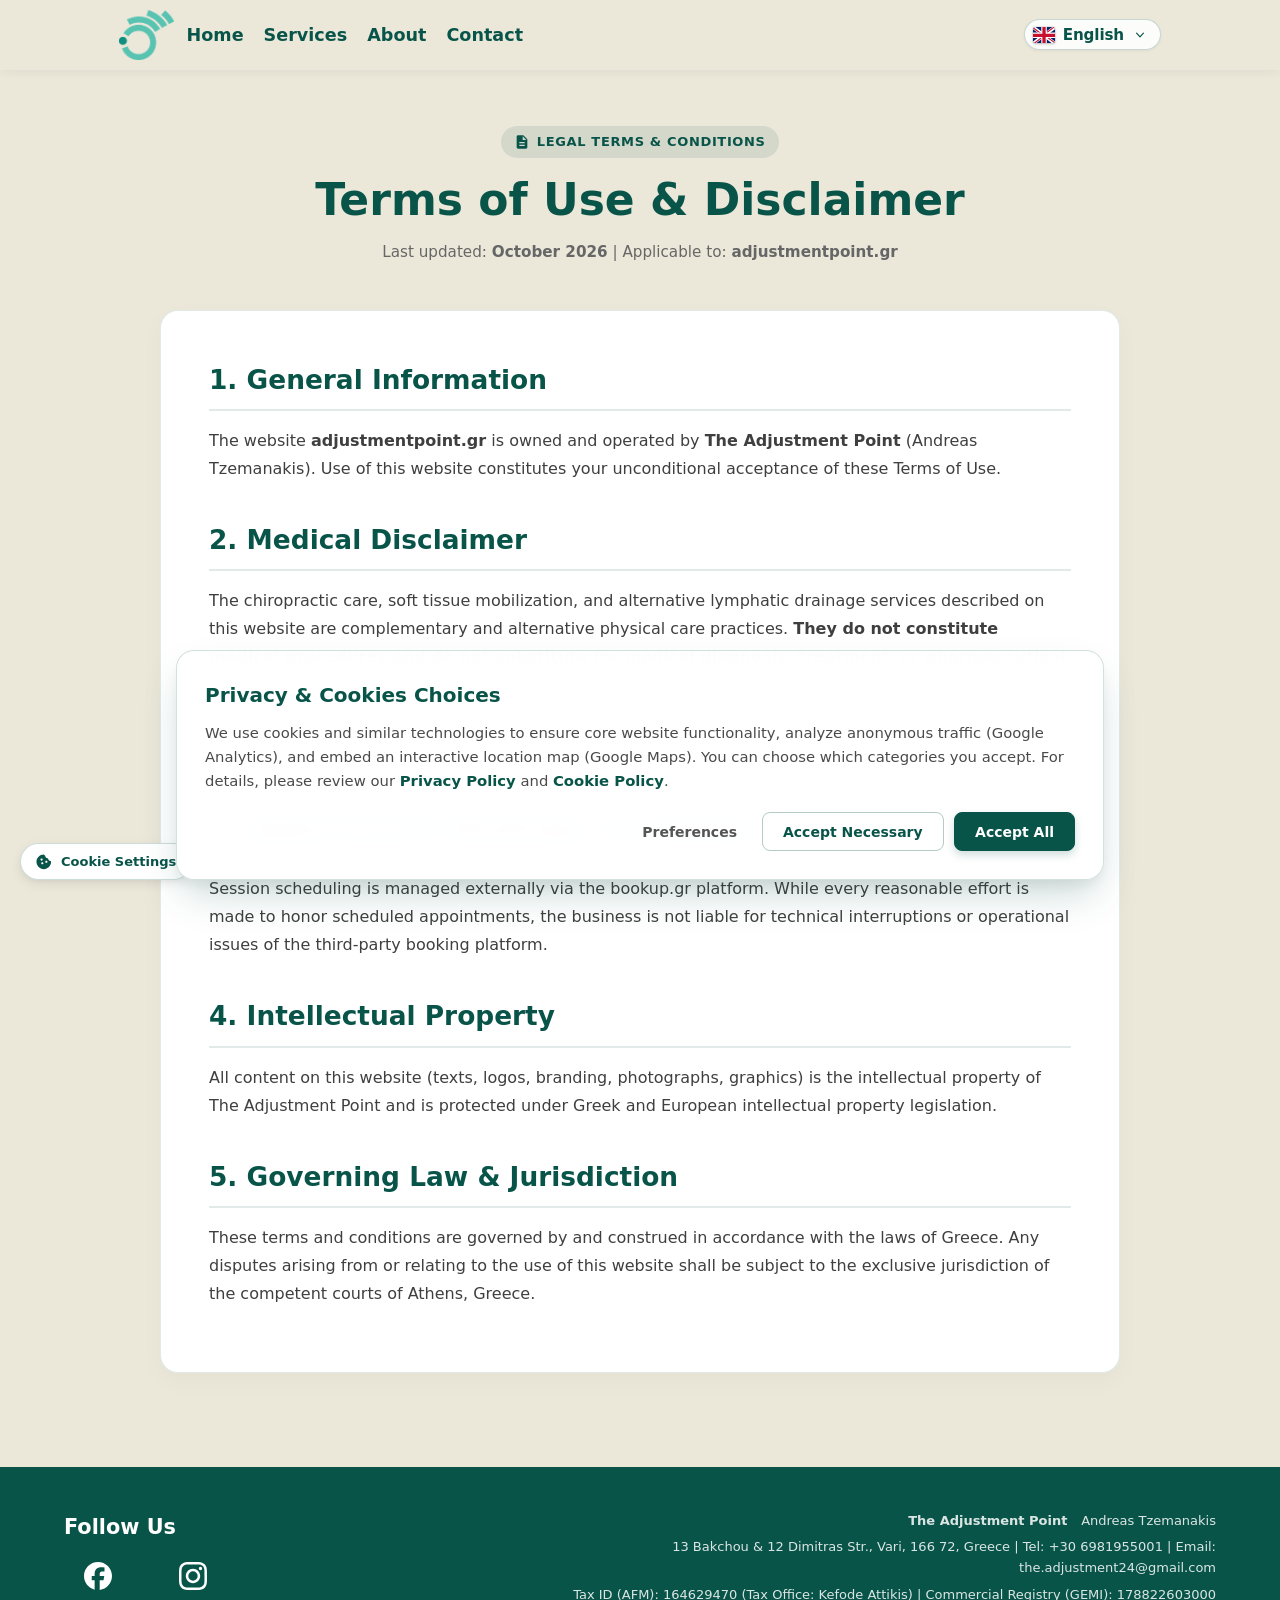
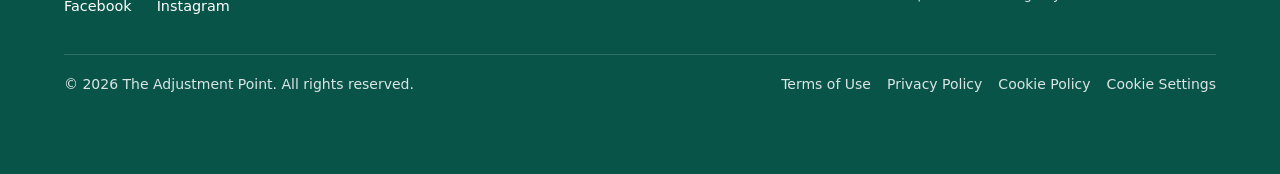
<file: en/terms_of_use.html>
<!DOCTYPE html>
<html lang="en">
<head>
    <meta charset="UTF-8">
    <meta http-equiv="X-UA-Compatible" content="IE=edge">
    <meta name="viewport" content="width=device-width, initial-scale=1.0">
    <link rel="icon" type="image/x-icon" href="../favicon.ico">
    <link rel="icon" type="image/png" sizes="48x48" href="../logo/favicon-48x48.png">
    <link rel="icon" type="image/png" sizes="96x96" href="../logo/favicon-96x96.png">
    <link rel="icon" type="image/png" sizes="192x192" href="../logo/favicon-192x192.png">
    <link rel="apple-touch-icon" href="../logo/apple-touch-icon.png">
    <title>Terms of Use - The Adjustment Point</title>
    <link rel="stylesheet" href="../css/navbar.css">
    <link rel="stylesheet" href="../css/global.css">
    <link rel="stylesheet" href="../css/cmp.css">
    <link rel="stylesheet" href="../css/legal.css">
    <link rel="canonical" href="https://www.adjustmentpoint.gr/en/terms_of_use.html">
    <link rel="alternate" hreflang="el" href="https://www.adjustmentpoint.gr/terms_of_use.html">
    <link rel="alternate" hreflang="en" href="https://www.adjustmentpoint.gr/en/terms_of_use.html">
    <link rel="alternate" hreflang="x-default" href="https://www.adjustmentpoint.gr/terms_of_use.html">
    <meta name="description"
        content="Terms of Use and Medical Disclaimer for The Adjustment Point. Information regarding service scope, external bookup bookings, and intellectual property.">
    <meta property="og:title" content="Terms of Use - The Adjustment Point">
    <meta property="og:site_name" content="The Adjustment Point">
    <meta property="og:image" content="../logo/preview_banner.png">
    <meta property="og:type" content="website">
    <script src="../js/lang_switcher.js"></script>
    <script src="../js/cmp.js"></script>
    <script src="../js/mobile_menu_btn.js" defer></script>
</head>

<body>
    <nav class="navbar">
        <div class="navbar-left">
            <a href="index.html" class="logo">
                <img src="../logo/logo.png" alt="The Adjustment Point - Chiropractor">
            </a>
            <ul class="nav">
                <li class="nav-item"><a href="index.html#home">Home</a></li>
                <li class="nav-item"><a href="index.html#services">Services</a></li>
                <li class="nav-item"><a href="index.html#about">About</a></li>
                <li class="nav-item"><a href="index.html#contact">Contact</a></li>
            </ul>
        </div>
        <div class="navbar-right">
            <div class="lang-selector" id="lang-selector">
                <button type="button" class="lang-btn" id="lang-btn" aria-haspopup="listbox" aria-expanded="false"
                    aria-label="Language selector">
                    <span class="lang-flag-icon" id="current-flag-icon">
                        <svg class="flag-svg" viewBox="0 0 640 480" width="20" height="15" aria-hidden="true">
                            <path fill="#012169" d="M0 0h640v480H0z" />
                            <path fill="#FFF"
                                d="m75 0 244 181L562 0h78v62L400 241l240 178v61h-80L320 301 81 480H0v-60l239-178L0 64V0z" />
                            <path fill="#C8102E"
                                d="m424 281 216 159v40L369 281zm-184 20 6 35L54 480H0zM640 0v3L391 191l2-44L590 0zM0 0l239 176h-60L0 42z" />
                            <path fill="#FFF" d="M241 0v480h160V0zM0 160v160h640V160z" />
                            <path fill="#C8102E" d="M0 193v96h640v-96zM273 0v480h96V0z" />
                        </svg>
                    </span>
                    <span class="lang-text" id="current-lang-text">English</span>
                    <svg class="lang-chevron" viewBox="0 0 20 20" fill="currentColor" width="16" height="16"
                        aria-hidden="true">
                        <path fill-rule="evenodd"
                            d="M5.23 7.21a.75.75 0 011.06.02L10 11.168l3.71-3.938a.75.75 0 111.08 1.04l-4.25 4.5a.75.75 0 01-1.08 0l-4.25-4.5a.75.75 0 01.02-1.06z"
                            clip-rule="evenodd" />
                    </svg>
                </button>

                <ul class="lang-dropdown" id="lang-dropdown" role="listbox" aria-label="Language options">
                    <a href="../terms_of_use.html" data-lang="el"
                        style="text-decoration: none; color: inherit; width: 100%;">
                        <li class="lang-option" role="option" aria-selected="false" tabindex="0">
                            <span class="lang-flag-icon">
                                <svg class="flag-svg" viewBox="0 0 640 480" width="20" height="15" aria-hidden="true">
                                    <path fill="#0d5eaf" fill-rule="evenodd" d="M0 0h640v53.3H0z" />
                                    <path fill="#fff" fill-rule="evenodd" d="M0 53.3h640v53.4H0z" />
                                    <path fill="#0d5eaf" fill-rule="evenodd" d="M0 106.7h640V160H0z" />
                                    <path fill="#fff" fill-rule="evenodd" d="M0 160h640v53.3H0z" />
                                    <path fill="#0d5eaf" d="M0 0h266.7v266.7H0z" />
                                    <path fill="#0d5eaf" fill-rule="evenodd" d="M0 213.3h640v53.4H0z" />
                                    <path fill="#fff" fill-rule="evenodd" d="M0 266.7h640V320H0z" />
                                    <path fill="#0d5eaf" fill-rule="evenodd" d="M0 320h640v53.3H0z" />
                                    <path fill="#fff" fill-rule="evenodd" d="M0 373.3h640v53.4H0z" />
                                    <g fill="#fff" fill-rule="evenodd" stroke-width="1.3">
                                        <path d="M106.7 0H160v266.7h-53.3z" />
                                        <path d="M0 106.7h266.7V160H0z" />
                                    </g>
                                    <path fill="#0d5eaf" d="M0 426.7h640V480H0z" />
                                </svg>
                            </span>
                            <span class="lang-label">
                                <span class="lang-name">Ελληνικά</span>
                            </span>
                            <svg class="lang-check-icon" viewBox="0 0 20 20" fill="currentColor" width="16" height="16"
                                aria-hidden="true">
                                <path fill-rule="evenodd"
                                    d="M16.707 5.293a1 1 0 010 1.414l-8 8a1 1 0 01-1.414 0l-4-4a1 1 0 011.414-1.414L8 12.586l7.293-7.293a1 1 0 011.414 0z"
                                    clip-rule="evenodd" />
                            </svg>
                        </li>
                    </a>
                    <a href="terms_of_use.html" data-lang="en"
                        style="text-decoration: none; color: inherit; width: 100%;">
                        <li class="lang-option is-active" role="option" aria-selected="true" tabindex="0">
                            <span class="lang-flag-icon">
                                <svg class="flag-svg" viewBox="0 0 640 480" width="20" height="15" aria-hidden="true">
                                    <path fill="#012169" d="M0 0h640v480H0z" />
                                    <path fill="#FFF"
                                        d="m75 0 244 181L562 0h78v62L400 241l240 178v61h-80L320 301 81 480H0v-60l239-178L0 64V0z" />
                                    <path fill="#C8102E"
                                        d="m424 281 216 159v40L369 281zm-184 20 6 35L54 480H0zM640 0v3L391 191l2-44L590 0zM0 0l239 176h-60L0 42z" />
                                    <path fill="#FFF" d="M241 0v480h160V0zM0 160v160h640V160z" />
                                    <path fill="#C8102E" d="M0 193v96h640v-96zM273 0v480h96V0z" />
                                </svg>
                            </span>
                            <span class="lang-label">
                                <span class="lang-name">English</span>
                                <span class="lang-status-badge" id="current-lang-badge">Current</span>
                            </span>
                            <svg class="lang-check-icon" viewBox="0 0 20 20" fill="currentColor" width="16" height="16"
                                aria-hidden="true">
                                <path fill-rule="evenodd"
                                    d="M16.707 5.293a1 1 0 010 1.414l-8 8a1 1 0 01-1.414 0l-4-4a1 1 0 011.414-1.414L8 12.586l7.293-7.293a1 1 0 011.414 0z"
                                    clip-rule="evenodd" />
                            </svg>
                        </li>
                    </a>
                </ul>
            </div>
            <div class="menu-toggle" id="mobile-menu" tabindex="0" role="button" aria-label="Open navigation menu"
                aria-expanded="false">
                <span class="bar"></span>
                <span class="bar"></span>
                <span class="bar"></span>
            </div>
        </div>
    </nav>

    <main class="legal-main">
        <header class="legal-header">
            <div class="legal-badge">
                <svg viewBox="0 0 24 24" aria-hidden="true">
                    <path
                        d="M14 2H6c-1.1 0-1.99.9-1.99 2L4 20c0 1.1.89 2 1.99 2H18c1.1 0 2-.9 2-2V8l-6-6zm2 16H8v-2h8v2zm0-4H8v-2h8v2zm-3-5V3.5L18.5 9H13z" />
                </svg>
                Legal Terms & Conditions
            </div>
            <h1 class="legal-title">Terms of Use & Disclaimer</h1>
            <p class="legal-meta">Last updated: <strong>October 2026</strong> | Applicable to:
                <strong>adjustmentpoint.gr</strong>
            </p>
        </header>
        <article class="legal-content">
            <section class="legal-section">
                <h2>1. General Information</h2>
                <p>The website <strong>adjustmentpoint.gr</strong> is owned and operated by <strong>The Adjustment
                        Point</strong> (Andreas Tzemanakis). Use of this website constitutes your unconditional
                    acceptance of these Terms of Use.</p>
            </section>
            <section class="legal-section">
                <h2>2. Medical Disclaimer</h2>
                <p>The chiropractic care, soft tissue mobilization, and alternative lymphatic drainage services
                    described on this website are complementary and alternative physical care practices. <strong>They do
                        not constitute medical procedures and do not substitute for medical diagnosis, treatment, or
                        pharmaceutical care.</strong></p>
                <p>The content of this website is for informational purposes only. For any acute health condition or
                    symptoms, visitors must always consult their treating physician.</p>
            </section>
            <section class="legal-section">
                <h2>3. Appointment Bookings via bookup</h2>
                <p>Session scheduling is managed externally via the bookup.gr platform. While every reasonable effort is
                    made to honor scheduled appointments, the business is not liable for technical interruptions or
                    operational issues of the third-party booking platform.</p>
            </section>
            <section class="legal-section">
                <h2>4. Intellectual Property</h2>
                <p>All content on this website (texts, logos, branding, photographs, graphics) is the intellectual
                    property of The Adjustment Point and is protected under Greek and European intellectual property
                    legislation.</p>
            </section>
            <section class="legal-section">
                <h2>5. Governing Law & Jurisdiction</h2>
                <p>These terms and conditions are governed by and construed in accordance with the laws of Greece. Any
                    disputes arising from or relating to the use of this website shall be subject to the exclusive
                    jurisdiction of the competent courts of Athens, Greece.</p>
            </section>
        </article>
    </main>

    <footer>
        <div class="footer-container">
            <div class="footer-column footer-follow">
                <h3 style="margin-bottom: clamp(0.75rem, 2vh, 1.25rem);">Follow Us</h3>
                <div class="social-links">
                    <a href="https://www.facebook.com/profile.php?id=61572349864029" target="_blank"
                        rel="noopener noreferrer" aria-label="Visit our Facebook page">
                        <svg aria-hidden="true" viewBox="0 0 24 24" xmlns="http://www.w3.org/2000/svg">
                            <path
                                d="M9.101 23.691v-7.98H6.627v-3.667h2.474v-1.58c0-4.085 1.848-5.978 5.858-5.978.401 0 .955.042 1.468.103a8.68 8.68 0 0 1 1.141.195v3.325a8.623 8.623 0 0 0-.653-.036 26.805 26.805 0 0 0-.733-.009c-.707 0-1.259.096-1.675.309a1.686 1.686 0 0 0-.679.622c-.258.42-.374.995-.374 1.752v1.297h3.919l-.386 2.103-.287 1.564h-3.246v8.245C19.396 23.238 24 18.179 24 12.044c0-6.627-5.373-12-12-12s-12 5.373-12 12c0 5.628 3.874 10.35 9.101 11.647Z" />
                        </svg>
                        <span>Facebook</span>
                    </a>
                    <a href="https://www.instagram.com/the_adjustment24/" target="_blank" rel="noopener noreferrer"
                        aria-label="Visit our Instagram page">
                        <svg aria-hidden="true" viewBox="0 0 24 24" xmlns="http://www.w3.org/2000/svg">
                            <path
                                d="M7.0301.084c-1.2768.0602-2.1487.264-2.911.5634-.7888.3075-1.4575.72-2.1228 1.3877-.6652.6677-1.075 1.3368-1.3802 2.127-.2954.7638-.4956 1.6365-.552 2.914-.0564 1.2775-.0689 1.6882-.0626 4.947.0062 3.2586.0206 3.6671.0825 4.9473.061 1.2765.264 2.1482.5635 2.9107.308.7889.72 1.4573 1.388 2.1228.6679.6655 1.3365 1.0743 2.1285 1.38.7632.295 1.6361.4961 2.9134.552 1.2773.056 1.6884.069 4.9462.0627 3.2578-.0062 3.668-.0207 4.9478-.0814 1.28-.0607 2.147-.2652 2.9098-.5633.7889-.3086 1.4578-.72 2.1228-1.3881.665-.6682 1.0745-1.3378 1.3795-2.1284.2957-.7632.4966-1.636.552-2.9124.056-1.2809.0692-1.6898.063-4.948-.0063-3.2583-.021-3.6668-.0817-4.9465-.0607-1.2797-.264-2.1487-.5633-2.9117-.3084-.7889-.72-1.4568-1.3876-2.1228C21.2982 1.33 20.628.9208 19.8378.6165 19.074.321 18.2017.1197 16.9244.0645 15.6471.0093 15.236-.005 11.977.0014 8.718.0076 8.31.0215 7.0301.0839m.1402 21.6932c-1.17-.0509-1.8053-.2453-2.2287-.408-.5606-.216-.96-.4771-1.3819-.895-.422-.4178-.6811-.8186-.9-1.378-.1644-.4234-.3624-1.058-.4171-2.228-.0595-1.2645-.072-1.6442-.079-4.848-.007-3.2037.0053-3.583.0607-4.848.05-1.169.2456-1.805.408-2.2282.216-.5613.4762-.96.895-1.3816.4188-.4217.8184-.6814 1.3783-.9003.423-.1651 1.0575-.3614 2.227-.4171 1.2655-.06 1.6447-.072 4.848-.079 3.2033-.007 3.5835.005 4.8495.0608 1.169.0508 1.8053.2445 2.228.408.5608.216.96.4754 1.3816.895.4217.4194.6816.8176.9005 1.3787.1653.4217.3617 1.056.4169 2.2263.0602 1.2655.0739 1.645.0796 4.848.0058 3.203-.0055 3.5834-.061 4.848-.051 1.17-.245 1.8055-.408 2.2294-.216.5604-.4763.96-.8954 1.3814-.419.4215-.8181.6811-1.3783.9-.4224.1649-1.0577.3617-2.2262.4174-1.2656.0595-1.6448.072-4.8493.079-3.2045.007-3.5825-.006-4.848-.0608M16.953 5.5864A1.44 1.44 0 1 0 18.39 4.144a1.44 1.44 0 0 0-1.437 1.4424M5.8385 12.012c.0067 3.4032 2.7706 6.1557 6.173 6.1493 3.4026-.0065 6.157-2.7701 6.1506-6.1733-.0065-3.4032-2.771-6.1565-6.174-6.1498-3.403.0067-6.156 2.771-6.1496 6.1738M8 12.0077a4 4 0 1 1 4.008 3.9921A3.9996 3.9996 0 0 1 8 12.0077" />
                        </svg>
                        <span>Instagram</span>
                    </a>
                </div>
            </div>

            <div class="footer-column footer-business-identity">
                <p>
                    <strong>The Adjustment Point</strong> Andreas Tzemanakis
                </p>
                <p>
                    <a href="https://maps.app.goo.gl/NmPnQMgVqVfagS7F6" target="_blank" rel="noopener noreferrer">13 Bakchou & 12 Dimitras Str., Vari, 166 72, Greece</a> | Tel: <a href="tel:+306981955001">+30 6981955001</a> | Email: <a href="mailto:the.adjustment24@gmail.com">the.adjustment24@gmail.com</a>
                </p>
                <p>
                    Tax ID (AFM): 164629470 (Tax Office: Kefode Attikis) | Commercial Registry (GEMI): 178822603000
                </p>
            </div>
        </div>

        <div class="footer-bottom">
            <div class="footer-bottom-container">
                <p class="footer-copyright">© 2026 The Adjustment Point. All rights reserved.</p>
                <div class="footer-legal-links">
                    <a href="terms_of_use.html">Terms of Use</a>
                    <a href="privacy-policy.html">Privacy Policy</a>
                    <a href="cookie-policy.html">Cookie Policy</a>
                    <button type="button" class="tap-cookie-settings-trigger">Cookie Settings</button>
                </div>
            </div>
        </div>
    </footer>
</body>
</html>
</file>
<file: css/cmp.css>
.tap-cmp-badge {
  position: fixed;
  bottom: 1.25rem;
  left: 1.25rem;
  z-index: 990;
  display: inline-flex;
  align-items: center;
  gap: 0.5rem;
  padding: 0.55rem 0.9rem;
  background-color: var(--white, #ffffff);
  color: var(--dark-green, #095449);
  border: 1px solid rgba(9, 84, 73, 0.2);
  border-radius: 9999px;
  font-family: inherit;
  font-size: 0.8125rem;
  font-weight: 600;
  cursor: pointer;
  box-shadow: 0 0.25rem 0.75rem rgba(0, 0, 0, 0.08), 0 0.125rem 0.25rem rgba(0, 0, 0, 0.04);
  transition: all 0.25s cubic-bezier(0.16, 1, 0.3, 1);
  text-decoration: none;
}

.tap-cmp-badge:hover,
.tap-cmp-badge:focus-visible {
  background-color: var(--dark-green, #095449);
  color: var(--white, #ffffff);
  border-color: var(--dark-green, #095449);
  box-shadow: 0 0.5rem 1.25rem rgba(9, 84, 73, 0.25);
  outline: none;
}

.tap-cmp-badge svg {
  width: 1.1rem;
  height: 1.1rem;
  fill: currentColor;
  flex-shrink: 0;
  transition: transform 0.25s ease;
}

.tap-cmp-badge:hover svg {
  fill: currentColor;
}

@media (max-width: 640px) {
  .tap-cmp-badge span {
    display: none;
  }

  .tap-cmp-badge {
    padding: 0.65rem;
    border-radius: 50%;
  }
}

body.nav-open .tap-cmp-badge,
body:has(.mobile-nav) .tap-cmp-badge {
  opacity: 0;
  visibility: hidden;
  pointer-events: none;
}

.tap-cmp-banner-wrapper {
  position: fixed;
  bottom: 0;
  left: 0;
  right: 0;
  z-index: 99999;
  padding: 1.25rem;
  display: flex;
  justify-content: center;
  pointer-events: none;
  animation: tapCmpFadeIn 0.35s ease-out;
}

.tap-cmp-banner {
  pointer-events: auto;
  max-width: 58rem;
  width: 100%;
  background: rgba(255, 255, 255, 0.98);
  backdrop-filter: blur(14px);
  -webkit-backdrop-filter: blur(14px);
  border: 1px solid rgba(9, 84, 73, 0.18);
  border-radius: 1.125rem;
  box-shadow: 0 1.25rem 2.5rem -0.5rem rgba(9, 84, 73, 0.22),
    0 0.5rem 1rem -0.25rem rgba(0, 0, 0, 0.08);
  padding: clamp(1.25rem, 3vw, 1.75rem);
  box-sizing: border-box;
  animation: tapCmpSlideUp 0.4s cubic-bezier(0.16, 1, 0.3, 1);
}

.tap-cmp-banner-header {
  display: flex;
  align-items: center;
  margin-bottom: 0.65rem;
  text-align: left;
}

.tap-cmp-banner-title {
  font-size: clamp(1.05rem, 2.2vw, 1.25rem);
  font-weight: 700;
  color: var(--dark-green, #095449);
  margin: 0;
  text-align: left;
}

.tap-cmp-banner-text {
  font-size: 0.925rem;
  line-height: 1.6;
  color: #4a4a4a;
  margin: 0 0 1.25rem 0;
}

.tap-cmp-banner-text a {
  color: var(--dark-green, #095449);
  text-decoration: none;
  font-weight: 600;
  transition: color 0.2s ease;
}

.tap-cmp-banner-text a:hover {
  color: var(--primary-green, #098d7d);
}

.tap-cmp-banner-actions {
  display: flex;
  flex-wrap: wrap;
  align-items: center;
  justify-content: flex-end;
  gap: 0.65rem;
}

.tap-cmp-btn {
  display: inline-flex;
  align-items: center;
  justify-content: center;
  gap: 0.4rem;
  padding: 0.65rem 1.25rem;
  border-radius: 0.5rem;
  font-family: inherit;
  font-size: 0.875rem;
  font-weight: 600;
  cursor: pointer;
  border: 1px solid transparent;
  transition: all 0.2s cubic-bezier(0.16, 1, 0.3, 1);
  text-decoration: none;
  white-space: nowrap;
}

.tap-cmp-btn-primary {
  background-color: var(--dark-green, #095449);
  color: var(--white, #ffffff);
  border-color: var(--dark-green, #095449);
  box-shadow: 0 0.25rem 0.5rem rgba(9, 84, 73, 0.2);
}

.tap-cmp-btn-primary:hover,
.tap-cmp-btn-primary:focus-visible {
  background-color: var(--primary-green, #098d7d);
  border-color: var(--primary-green, #098d7d);
}

.tap-cmp-btn-secondary {
  background-color: transparent;
  color: var(--dark-green, #095449);
  border-color: rgba(9, 84, 73, 0.3);
}

.tap-cmp-btn-secondary:hover,
.tap-cmp-btn-secondary:focus-visible {
  background-color: rgba(9, 84, 73, 0.08);
  border-color: var(--dark-green, #095449);
  color: var(--dark-green, #095449);
}

.tap-cmp-btn-ghost {
  background-color: transparent;
  color: #555555;
  border-color: transparent;
  padding: 0.65rem 0.85rem;
}

.tap-cmp-btn-ghost:hover,
.tap-cmp-btn-ghost:focus-visible {
  color: var(--dark-green, #095449);
  background-color: rgba(0, 0, 0, 0.04);
}

@media (max-width: 640px) {
  .tap-cmp-banner-wrapper {
    padding: 0.75rem;
  }

  .tap-cmp-banner {
    padding: 1.15rem;
  }

  .tap-cmp-banner-actions {
    flex-direction: column;
    align-items: stretch;
    gap: 0.5rem;
  }

  .tap-cmp-btn {
    width: 100%;
    padding: 0.75rem 1rem;
  }
}

.tap-cmp-modal-overlay {
  position: fixed;
  inset: 0;
  z-index: 100000;
  background-color: rgb(96 96 96 / 45%);
  backdrop-filter: blur(6px);
  -webkit-backdrop-filter: blur(6px);
  display: flex;
  align-items: center;
  justify-content: center;
  padding: 1rem;
  animation: tapCmpFadeIn 0.25s ease-out;
  box-sizing: border-box;
}

.tap-cmp-modal {
  background: var(--white, #ffffff);
  border-radius: 1.25rem;
  border: 1px solid rgba(9, 84, 73, 0.15);
  box-shadow: 0 1.5rem 3.5rem rgba(0, 0, 0, 0.25);
  max-width: 44rem;
  width: 100%;
  max-height: 90vh;
  display: flex;
  flex-direction: column;
  overflow: hidden;
  animation: tapCmpScaleUp 0.3s cubic-bezier(0.16, 1, 0.3, 1);
  box-sizing: border-box;
}

.tap-cmp-modal-header {
  padding: 1.25rem 1.5rem;
  border-bottom: 1px solid rgba(0, 0, 0, 0.08);
  display: flex;
  align-items: center;
  justify-content: space-between;
  background-color: #faf9f5;
}

.tap-cmp-modal-title {
  margin: 0;
  font-size: 1.25rem;
  color: var(--dark-green, #095449);
  font-weight: 700;
}

.tap-cmp-modal-close {
  background: transparent;
  border: none;
  cursor: pointer;
  width: 2rem;
  height: 2rem;
  border-radius: 50%;
  display: flex;
  align-items: center;
  justify-content: center;
  color: #666;
  transition: all 0.2s ease;
  padding: 0;
}

.tap-cmp-modal-close:hover,
.tap-cmp-modal-close:focus-visible {
  background: rgba(0, 0, 0, 0.08);
  color: var(--dark-green, #095449);
  outline: none;
}

.tap-cmp-modal-close svg {
  width: 1.25rem;
  height: 1.25rem;
}

.tap-cmp-modal-body {
  padding: 1.5rem;
  overflow-y: auto;
  flex: 1;
}

.tap-cmp-modal-intro {
  font-size: 0.925rem;
  line-height: 1.6;
  color: #555;
  margin-top: 0;
  margin-bottom: 1.25rem;
}

.tap-cmp-category-list {
  display: flex;
  flex-direction: column;
  gap: 1rem;
}

.tap-cmp-category {
  border: 1px solid rgba(9, 84, 73, 0.14);
  border-radius: 0.75rem;
  padding: 1rem 1.25rem;
  background-color: #ffffff;
  transition: border-color 0.2s ease;
}

.tap-cmp-category:hover {
  border-color: rgba(9, 84, 73, 0.3);
}

.tap-cmp-category-header {
  display: flex;
  align-items: center;
  justify-content: space-between;
  gap: 1rem;
  margin-bottom: 0.5rem;
}

.tap-cmp-category-title-wrap {
  display: flex;
  align-items: center;
  gap: 0.5rem;
}

.tap-cmp-category-name {
  font-size: 1rem;
  font-weight: 700;
  color: var(--dark-green, #095449);
  margin: 0;
}

.tap-cmp-badge-tag {
  font-size: 0.725rem;
  font-weight: 700;
  text-transform: uppercase;
  letter-spacing: 0.04em;
  padding: 0.2rem 0.5rem;
  border-radius: 9999px;
  background-color: #e8f4f2;
  color: var(--dark-green, #095449);
}

.tap-cmp-category-desc {
  font-size: 0.875rem;
  line-height: 1.55;
  color: #5a5a5a;
  margin: 0;
}

.tap-cmp-category-details {
  margin-top: 0.65rem;
  padding-top: 0.65rem;
  border-top: 1px dashed rgba(0, 0, 0, 0.1);
  font-size: 0.8125rem;
  color: #777;
}

.tap-cmp-switch {
  position: relative;
  display: inline-block;
  width: 3rem;
  height: 1.65rem;
  flex-shrink: 0;
}

.tap-cmp-switch input {
  opacity: 0;
  width: 0;
  height: 0;
}

.tap-cmp-slider {
  position: absolute;
  cursor: pointer;
  inset: 0;
  background-color: #d1d5db;
  transition: 0.25s ease;
  border-radius: 9999px;
}

.tap-cmp-slider:before {
  position: absolute;
  content: "";
  height: 1.25rem;
  width: 1.25rem;
  left: 0.2rem;
  bottom: 0.2rem;
  background-color: white;
  transition: 0.25s ease;
  border-radius: 50%;
  box-shadow: 0 1px 3px rgba(0, 0, 0, 0.2);
}

.tap-cmp-switch input:checked+.tap-cmp-slider {
  background-color: var(--primary-green, #098d7d);
}

.tap-cmp-switch input:checked+.tap-cmp-slider:before {
  transform: translateX(1.35rem);
}

.tap-cmp-switch input:disabled+.tap-cmp-slider {
  background-color: var(--dark-green, #095449);
  opacity: 0.8;
  cursor: not-allowed;
}

.tap-cmp-switch input:focus-visible+.tap-cmp-slider {
  outline: 2px solid var(--primary-green, #098d7d);
  outline-offset: 2px;
}

.tap-cmp-modal-footer {
  padding: 1.15rem 1.5rem;
  border-top: 1px solid rgba(0, 0, 0, 0.08);
  display: flex;
  align-items: center;
  justify-content: space-between;
  gap: 0.75rem;
  background-color: #faf9f5;
  flex-wrap: wrap;
}

.tap-cmp-modal-footer-actions {
  display: flex;
  gap: 0.65rem;
  flex-wrap: wrap;
}

@media (max-width: 640px) {
  .tap-cmp-modal {
    max-height: 94vh;
  }

  .tap-cmp-modal-body {
    padding: 1rem;
  }

  .tap-cmp-modal-footer {
    flex-direction: column;
    align-items: stretch;
  }

  .tap-cmp-modal-footer-actions {
    flex-direction: column;
  }

  .tap-cmp-modal-footer .tap-cmp-btn {
    width: 100%;
  }
}

.map-blocked-placeholder {
  width: 100%;
  min-height: 18rem;
  height: 100%;
  background: linear-gradient(135deg, #f5f3e9 0%, #e9e5d4 100%);
  border-radius: 0.75rem;
  border: 1px dashed rgba(9, 84, 73, 0.35);
  display: flex;
  align-items: center;
  justify-content: center;
  padding: 1.5rem;
  box-sizing: border-box;
  text-align: center;
  position: relative;
  overflow: hidden;
}

.map-blocked-placeholder::before {
  content: "";
  position: absolute;
  inset: 0;
  opacity: 0.06;
  background-image: radial-gradient(var(--dark-green) 1px, transparent 1px);
  background-size: 16px 16px;
  pointer-events: none;
}

.map-blocked-card {
  position: relative;
  z-index: 1;
  background: rgba(255, 255, 255, 0.95);
  backdrop-filter: blur(8px);
  border: 1px solid rgba(9, 84, 73, 0.15);
  border-radius: 1rem;
  padding: clamp(1.25rem, 3vw, 1.75rem);
  max-width: 32rem;
  box-shadow: 0 0.75rem 1.75rem rgba(0, 0, 0, 0.06);
}

.map-blocked-icon {
  width: 2.5rem;
  height: 2.5rem;
  fill: var(--primary-green, #098d7d);
  margin-bottom: 0.75rem;
}

.map-blocked-title {
  font-size: 1.15rem;
  font-weight: 700;
  color: var(--dark-green, #095449);
  margin: 0 0 0.5rem 0;
}

.map-blocked-text {
  font-size: 0.875rem;
  line-height: 1.55;
  color: #555555;
  margin: 0 0 1.25rem 0;
}

.map-blocked-actions {
  display: flex;
  flex-direction: column;
  gap: 0.65rem;
  align-items: center;
}

.map-blocked-btn {
  display: inline-flex;
  align-items: center;
  justify-content: center;
  gap: 0.5rem;
  padding: 0.75rem 1.4rem;
  background-color: var(--dark-green, #095449);
  color: var(--white, #ffffff);
  border-radius: 0.5rem;
  font-family: inherit;
  font-size: 0.9rem;
  font-weight: 600;
  cursor: pointer;
  border: none;
  box-shadow: 0 0.25rem 0.5rem rgba(9, 84, 73, 0.2);
  transition: all 0.2s cubic-bezier(0.16, 1, 0.3, 1);
  text-decoration: none;
  width: 100%;
  max-width: 20rem;
}

.map-blocked-btn:hover,
.map-blocked-btn:focus-visible {
  background-color: var(--primary-green, #098d7d);
}

.map-blocked-external-link {
  font-size: 0.8125rem;
  color: var(--dark-green, #095449);
  text-decoration: none;
  font-weight: 500;
  display: inline-flex;
  align-items: center;
  gap: 0.35rem;
}

.map-blocked-external-link:hover {
  color: var(--primary-green, #098d7d);
}

@keyframes tapCmpFadeIn {
  from {
    opacity: 0;
  }

  to {
    opacity: 1;
  }
}

@keyframes tapCmpSlideUp {
  from {
    opacity: 0;
    transform: translateY(1.5rem);
  }

  to {
    opacity: 1;
    transform: translateY(0);
  }
}

@keyframes tapCmpScaleUp {
  from {
    opacity: 0;
    transform: scale(0.95);
  }

  to {
    opacity: 1;
    transform: scale(1);
  }
}
</file>
<file: css/legal.css>
.legal-main {
  padding: clamp(6.5rem, 14vh, 9rem) 5vw clamp(3rem, 6vh, 5rem) 5vw;
  max-width: 68rem;
  margin: 0 auto;
}

.legal-header {
  text-align: center;
  margin-bottom: clamp(2rem, 5vh, 3.5rem);
}

.legal-badge {
  display: inline-flex;
  align-items: center;
  gap: 0.4rem;
  padding: 0.35rem 0.85rem;
  background-color: rgba(9, 84, 73, 0.1);
  color: var(--dark-green);
  border-radius: 9999px;
  font-size: 0.8125rem;
  font-weight: 700;
  text-transform: uppercase;
  letter-spacing: 0.05em;
  margin-bottom: 1rem;
}

.legal-badge svg {
  width: 1rem;
  height: 1rem;
  fill: currentColor;
}

.legal-title {
  font-size: clamp(2rem, 4.5vw, 2.75rem);
  color: var(--dark-green);
  margin: 0 0 0.85rem 0;
  line-height: 1.2;
}

.legal-meta {
  font-size: 0.95rem;
  color: #666;
  margin: 0;
}

.legal-toc {
  background-color: var(--white);
  border: 1px solid rgba(9, 84, 73, 0.15);
  border-radius: 0.875rem;
  padding: clamp(1.25rem, 3vw, 1.75rem);
  margin-bottom: clamp(2rem, 5vh, 3rem);
  box-shadow: 0 0.25rem 0.75rem rgba(0, 0, 0, 0.03);
}

.legal-toc-title {
  font-size: 1.1rem;
  font-weight: 700;
  color: var(--dark-green);
  margin: 0 0 1rem 0;
}

.legal-toc-list {
  list-style: none;
  padding: 0;
  margin: 0;
  display: grid;
  grid-template-columns: repeat(auto-fit, minmax(18rem, 1fr));
  gap: 0.5rem 1.5rem;
}

.legal-toc-list li a {
  color: var(--dark-green);
  text-decoration: none;
  font-size: 0.925rem;
  display: inline-block;
  padding: 0.25rem 0;
  transition: color 0.2s ease;
}

.legal-toc-list li a:hover {
  color: var(--primary-green);
}

.legal-content {
  background-color: var(--white);
  border: 1px solid rgba(9, 84, 73, 0.12);
  border-radius: 1.125rem;
  padding: clamp(1.5rem, 4vw, 3rem);
  box-shadow: 0 0.5rem 1.5rem rgba(0, 0, 0, 0.03);
}

.legal-section {
  margin-bottom: clamp(2rem, 4vh, 2.75rem);
  scroll-margin-top: 6.5rem;
}

.legal-section:last-child {
  margin-bottom: 0;
}

.legal-section h2 {
  font-size: clamp(1.35rem, 2.5vw, 1.65rem);
  color: var(--dark-green);
  margin-top: 0;
  margin-bottom: 1rem;
  padding-bottom: 0.5rem;
  border-bottom: 2px solid rgba(9, 84, 73, 0.12);
}

.legal-section h3 {
  font-size: 1.15rem;
  color: var(--dark-green);
  margin-top: 1.5rem;
  margin-bottom: 0.65rem;
}

.legal-section p,
.legal-section li {
  font-size: 1rem;
  line-height: 1.75;
  color: #3f3f3f;
}

.legal-section ul,
.legal-section ol {
  padding-left: 1.5rem;
  margin-top: 0.65rem;
  margin-bottom: 1.25rem;
}

.legal-section li {
  margin-bottom: 0.45rem;
}

.legal-section a {
  color: var(--dark-green);
  text-decoration: none;
  font-weight: 600;
  transition: color 0.2s ease;
}

.legal-section a:hover {
  color: var(--primary-green);
}

.legal-callout {
  background-color: #f7f6f0;
  border-left: 4px solid var(--primary-green);
  border-radius: 0 0.75rem 0.75rem 0;
  padding: 1.25rem 1.5rem;
  margin: 1.5rem 0;
}

.legal-callout-header {
  display: flex;
  align-items: center;
  gap: 0.5rem;
  font-weight: 700;
  color: var(--dark-green);
  margin-bottom: 0.5rem;
  font-size: 1.05rem;
}

.legal-callout-header svg {
  width: 1.25rem;
  height: 1.25rem;
  fill: var(--primary-green);
  flex-shrink: 0;
}

.legal-callout-header svg path {
  fill: var(--primary-green);
}

.legal-callout p {
  margin: 0;
  font-size: 0.95rem;
  line-height: 1.65;
  color: #444;
}

.legal-identity-card {
  background: linear-gradient(135deg, #ffffff 0%, #faf8f2 100%);
  border: 1px solid rgba(9, 84, 73, 0.2);
  border-radius: 0.875rem;
  padding: 1.5rem;
  margin: 1.5rem 0;
  display: grid;
  grid-template-columns: repeat(auto-fit, minmax(16rem, 1fr));
  gap: 1rem 1.5rem;
}

.legal-identity-item {
  display: flex;
  flex-direction: column;
}

.legal-identity-label {
  font-size: 0.8125rem;
  text-transform: uppercase;
  letter-spacing: 0.04em;
  color: #777;
  font-weight: 600;
  margin-bottom: 0.25rem;
}

.legal-identity-value {
  font-size: 1rem;
  font-weight: 600;
  color: var(--dark-green);
}

.legal-table-wrapper {
  width: 100%;
  overflow-x: auto;
  margin: 1.5rem 0;
  border: 1px solid rgba(9, 84, 73, 0.15);
  border-radius: 0.75rem;
}

.legal-table {
  width: 100%;
  border-collapse: collapse;
  text-align: left;
  font-size: 0.9rem;
}

.legal-table th {
  background-color: #faf9f4;
  color: var(--dark-green);
  font-weight: 700;
  padding: 0.85rem 1rem;
  border-bottom: 1px solid rgba(9, 84, 73, 0.15);
  white-space: nowrap;
}

.legal-table td {
  padding: 0.85rem 1rem;
  border-bottom: 1px solid rgba(0, 0, 0, 0.06);
  color: #444;
  vertical-align: top;
  line-height: 1.5;
}

.legal-table tr:last-child td {
  border-bottom: none;
}

.legal-table tr:nth-child(even) td {
  background-color: #faf9f7;
}

.cookie-name-code {
  display: inline-block;
  background-color: rgba(9, 84, 73, 0.08);
  color: var(--dark-green);
  font-family: monospace;
  font-size: 0.875rem;
  padding: 0.15rem 0.4rem;
  border-radius: 0.3rem;
  font-weight: 600;
}

.cookie-manage-banner {
  background: linear-gradient(135deg, var(--dark-green) 0%, #0c7467 100%);
  color: var(--white);
  border-radius: 0.875rem;
  padding: 1.5rem;
  margin: 2rem 0;
  display: flex;
  align-items: center;
  justify-content: space-between;
  gap: 1.25rem;
  flex-wrap: wrap;
}

.cookie-manage-text h3 {
  color: var(--white);
  margin: 0 0 0.35rem 0;
  font-size: 1.15rem;
}

.cookie-manage-text p {
  color: rgba(255, 255, 255, 0.88);
  margin: 0;
  font-size: 0.925rem;
}

.cookie-manage-btn {
  background-color: var(--white);
  color: var(--dark-green);
  border: none;
  border-radius: 0.5rem;
  padding: 0.75rem 1.4rem;
  font-size: 0.9rem;
  font-weight: 700;
  cursor: pointer;
  transition: all 0.2s ease;
  white-space: nowrap;
  font-family: inherit;
}

.cookie-manage-btn:hover {
  background-color: #f2efe4;
  box-shadow: 0 0.25rem 0.75rem rgba(0, 0, 0, 0.15);
}



@media print {

  .navbar,
  .tap-cmp-badge,
  .tap-cmp-banner-wrapper,
  .tap-cmp-modal-overlay,
  .cookie-manage-banner {
    display: none !important;
  }

  .legal-main {
    padding: 0 !important;
  }

  .legal-content {
    box-shadow: none !important;
    border: none !important;
    padding: 0 !important;
  }
}
</file>
<file: css/navbar.css>
*,
*::after,
*::before {
  box-sizing: border-box;
}

:root {
  --bg-color: #ebe8da;
  --primary-green: #098d7d;
  --primary-hover: #095449;
  --dark-green: #095449;
  --text-dark: #333333;
  --white: #ffffff;
}

p,
h1,
h2,
h3,
h4,
h5,
h6,
li,
a {
  overflow-wrap: break-word;
  hyphens: auto;
  -webkit-hyphens: auto;
}

h1,
h2,
h3,
h4,
h5,
h6,
.section-title {
  text-wrap: balance;
}

li {
  text-wrap: pretty;
}

html {
  -webkit-text-size-adjust: 100%;
  text-size-adjust: 100%;
}

html::-webkit-scrollbar {
  width: 1pc;
  height: 1pc;
  background: var(--bg-color);
}

html::-webkit-scrollbar-track {
  background: var(--bg-color);
}

@supports not (scrollbar-color: var(--primary-green) var(--bg-color)) {
  html::-webkit-scrollbar-thumb {
    background-color: #098d7d;
    border-radius: 0.5rem;
    border: 0.1875rem solid var(--bg-color);
  }
}

@supports (filter: brightness(0.9)) {
  html::-webkit-scrollbar-thumb:hover {
    background-color: #095449;
  }
}

html::-webkit-scrollbar-corner {
  background: var(--bg-color);
}

@supports (scrollbar-color: var(--primary-green) var(--bg-color)) {
  * {
    scrollbar-color: var(--primary-green) var(--bg-color);
    scrollbar-width: thin;
  }
}

html {
  scroll-behavior: smooth;
  scroll-padding-top: clamp(3.5rem, 8vh, 4.375rem);
  -webkit-scroll-behavior: smooth;
}

body {
  font-family: system-ui, -apple-system, "Segoe UI", Roboto, sans-serif;
  background-color: var(--bg-color);
  color: var(--text-dark);
  margin: 0;
  padding: 0;
  line-height: 1.6;
}

::selection {
  background-color: var(--primary-green);
  color: var(--white);
}

::-moz-selection {
  background-color: var(--primary-green);
  color: var(--white);
}

.navbar {
  position: fixed;
  top: 0;
  left: 0;
  right: 0;
  display: flex;
  justify-content: space-between;
  align-items: center;
  height: clamp(3.5rem, 8vh, 4.375rem);
  background-color: var(--bg-color);
  z-index: 999;
  padding: 0 5vw;
  box-shadow: 0 0.125rem 0.625rem rgba(0, 0, 0, 0.05);
}

.navbar-left {
  display: flex;
  align-items: center;
}

.logo {
  margin-left: clamp(1rem, 5vw, 3.4375rem);
  display: flex;
  align-items: center;
}

.logo:focus-visible {
  outline: 0.1875rem solid var(--primary-green);
  outline-offset: 0.125rem;
  border-radius: 0.25rem;
}

.navbar img {
  height: clamp(2rem, 6vh, 3.125rem);
  width: auto;
}

.navbar .nav {
  list-style: none;
  display: flex;
  margin: 0 0 0 -0.5rem;
  padding: 0;
}

.nav-item {
  margin-left: clamp(0.5rem, 2vw, 1.25rem);
}

.nav-item a {
  color: var(--dark-green);
  font-size: clamp(0.9rem, 2vw, 1.1rem);
  font-weight: 600;
  text-decoration: none;
  transition: color 0.2s ease-out;
}

.nav-item a:hover,
.nav-item a:focus-visible {
  color: var(--primary-green);
  text-decoration: none;
  outline: none;
}

.menu-toggle {
  display: none;
  cursor: pointer;
}

.menu-toggle:focus-visible {
  outline: 3px solid var(--primary-green);
  outline-offset: 6px;
  border-radius: 4px;
}

.menu-toggle .bar {
  display: block;
  width: 25px;
  height: 3px;
  background-color: var(--dark-green);
  margin: 5px auto;
  transition: all 0.3s ease-in-out;
}

#mobile-menu.is-active .bar:nth-child(2) {
  opacity: 0;
}

#mobile-menu.is-active .bar:nth-child(1) {
  transform: translateY(8px) rotate(45deg);
}

#mobile-menu.is-active .bar:nth-child(3) {
  transform: translateY(-8px) rotate(-45deg);
}

footer a:focus-visible {
  outline: 0.1875rem solid var(--white);
  outline-offset: 0.25rem;
  border-radius: 0.25rem;
}

.navbar-right {
  display: flex;
  align-items: center;
  gap: clamp(0.75rem, 1.5vw, 1.25rem);
  position: relative;
  z-index: 1002;
  margin-right: clamp(1rem, 5vw, 3.4375rem);
}

.lang-selector {
  position: relative;
  display: inline-block;
  user-select: none;
}

.lang-btn {
  display: inline-flex;
  align-items: center;
  gap: 0.5rem;
  background-color: rgba(255, 255, 255, 0.85);
  border: 1px solid rgba(9, 84, 73, 0.22);
  border-radius: 9999px;
  padding: 0.35rem 0.75rem 0.35rem 0.5rem;
  font-family: inherit;
  font-size: clamp(0.85rem, 1.5vw, 0.95rem);
  font-weight: 600;
  color: var(--dark-green);
  cursor: pointer;
  box-shadow: 0 1px 3px rgba(0, 0, 0, 0.05);
  backdrop-filter: blur(8px);
  -webkit-backdrop-filter: blur(8px);
  transition: all 0.2s cubic-bezier(0.4, 0, 0.2, 1);
  -webkit-appearance: none;
  appearance: none;
  outline: none;
}

.lang-btn:hover {
  background-color: var(--white);
  border-color: var(--primary-green);
  box-shadow: 0 4px 12px rgba(9, 141, 125, 0.15);
}

.lang-btn:focus-visible {
  outline: 2px solid var(--primary-green);
  outline-offset: 2px;
}

.lang-selector.is-open .lang-btn {
  background-color: var(--white);
  border-color: var(--primary-green);
  box-shadow: 0 4px 14px rgba(9, 141, 125, 0.2);
}

.lang-flag-icon {
  display: inline-flex;
  align-items: center;
  justify-content: center;
  width: 22px;
  height: 16.5px;
  border-radius: 2.5px;
  overflow: hidden;
  box-shadow: 0 1px 3px rgba(0, 0, 0, 0.22), 0 0 0 1px rgba(0, 0, 0, 0.06);
  flex-shrink: 0;
}

.flag-svg {
  width: 100%;
  height: 100%;
  display: block;
  object-fit: cover;
}

.lang-text {
  letter-spacing: -0.01em;
}

.lang-chevron {
  color: var(--dark-green);
  transition: transform 0.25s cubic-bezier(0.4, 0, 0.2, 1);
  flex-shrink: 0;
  width: 16px;
  height: 16px;
}

.lang-selector.is-open .lang-chevron {
  transform: rotate(180deg);
  color: var(--primary-green);
}

.lang-dropdown {
  position: absolute;
  top: calc(100% + 8px);
  right: 0;
  background-color: var(--white);
  border: 1px solid rgba(9, 84, 73, 0.14);
  border-radius: 0.75rem;
  padding: 0.35rem;
  width: max-content;
  min-width: 11.5rem;
  box-shadow: 0 10px 25px -5px rgba(0, 0, 0, 0.12), 0 8px 10px -6px rgba(0, 0, 0, 0.06);
  list-style: none;
  margin: 0;
  display: flex;
  flex-direction: column;
  gap: 0.25rem;
  opacity: 0;
  visibility: hidden;
  transform: translateY(-8px) scale(0.97);
  transform-origin: top right;
  transition: opacity 0.18s ease, transform 0.18s ease, visibility 0.18s;
  pointer-events: none;
  z-index: 1050;
}

.lang-selector.is-open .lang-dropdown {
  opacity: 1;
  visibility: visible;
  transform: translateY(0) scale(1);
  pointer-events: auto;
}

.lang-option {
  display: flex;
  flex-direction: row;
  align-items: center;
  justify-content: flex-start;
  gap: 0.65rem;
  padding: 0.55rem 0.75rem;
  border-radius: 0.5rem;
  cursor: pointer;
  color: var(--text-dark);
  font-size: 0.9rem;
  font-weight: 500;
  transition: background-color 0.15s ease, color 0.15s ease;
  outline: none;
  box-sizing: border-box;
  width: 100%;
  text-align: left;
  margin: 0;
}

.lang-option:hover,
.lang-option:focus-visible {
  background-color: rgba(9, 141, 125, 0.08);
  color: var(--primary-green);
}

.lang-option.is-active {
  background-color: rgba(9, 141, 125, 0.08);
  color: var(--dark-green);
  font-weight: 600;
}

.lang-label {
  display: flex;
  align-items: center;
  gap: 0.4rem;
  flex: 1;
}

.lang-name {
  white-space: nowrap;
}

.lang-status-badge {
  font-size: 0.65rem;
  font-weight: 600;
  color: var(--primary-green);
  background-color: rgba(9, 141, 125, 0.12);
  padding: 0.1rem 0.4rem;
  border-radius: 9999px;
  line-height: 1.2;
}

.lang-check-icon {
  width: 16px;
  height: 16px;
  color: var(--primary-green);
  flex-shrink: 0;
  margin-left: auto;
  opacity: 0;
  transform: scale(0.6);
  transition: opacity 0.15s ease, transform 0.15s ease;
}

.lang-option.is-active .lang-check-icon {
  opacity: 1;
  transform: scale(1);
}

@media only screen and (max-width: 950px) {
  .navbar .nav {
    display: flex;
    flex-direction: column;
    position: fixed;
    justify-content: start;
    top: 0;
    right: 0;
    background-color: var(--bg-color);
    width: 100vw;
    height: 100vh;
    transform: translateX(100%);
    text-align: center;
    overflow: hidden;
    margin: 0;
    padding-top: clamp(4rem, 10vh, 6.25rem);
    visibility: hidden;
    transition:
      transform 0.3s ease-in-out,
      visibility 0s 0.3s;
    box-shadow: -0.3125rem 0 0.9375rem rgba(0, 0, 0, 0.05);
    z-index: 1001;
  }

  .logo {
    margin-left: 0;
  }

  .navbar img {
    margin-left: -0.18rem;
  }

  .nav-item a:hover,
  .nav-item a:focus-visible {
    color: var(--primary-green);
    text-decoration: none;
  }

  .navbar .nav.mobile-nav {
    transform: translateX(0);
    visibility: visible;
    transition:
      transform 0.3s ease-in-out,
      visibility 0s 0s;
  }

  .navbar .nav .nav-item {
    padding: clamp(0.75rem, 2vh, 1.25rem);
    margin: 0;
    display: flex;
    justify-content: center;
  }

  .navbar .nav .nav-item:first-child {
    margin-top: clamp(1rem, 3vh, 1.875rem);
  }

  .navbar .nav .nav-item a {
    display: inline-block;
    font-size: clamp(1.2rem, 4vw, 1.5rem);
  }

  .navbar-right {
    margin-right: 0;
    gap: 0.65rem;
    position: relative;
    z-index: 1002;
  }

  .lang-btn {
    padding: 0.3rem 0.55rem 0.3rem 0.45rem;
    font-size: 0.85rem;
  }

  .lang-dropdown {
    position: absolute;
    top: calc(100% + 6px);
    right: 0;
    left: auto;
    width: max-content;
    min-width: 11.5rem;
    height: auto;
    max-height: none;
    background-color: var(--white);
    padding: 0.35rem;
    border-radius: 0.75rem;
    display: flex;
    flex-direction: column;
    gap: 0.25rem;
    box-shadow: 0 10px 25px -5px rgba(0, 0, 0, 0.15), 0 8px 10px -6px rgba(0, 0, 0, 0.08);
    transform: translateY(-8px) scale(0.97);
  }

  .lang-selector {
    margin-right: 17px;
  }

  .lang-selector.is-open .lang-dropdown {
    transform: translateY(0) scale(1);
  }

  .lang-option {
    display: flex;
    flex-direction: row;
    align-items: center;
    justify-content: flex-start;
    padding: 0.55rem 0.75rem;
    margin: 0;
    width: 100%;
    box-sizing: border-box;
    text-align: left;
  }

  .lang-selector.nav-open {
    opacity: 0;
    visibility: hidden;
    pointer-events: none;
    transition: opacity 0.2s ease, visibility 0.2s;
  }

  .menu-toggle {
    display: block;
    position: relative;
    z-index: 1003;
  }
}

@media only screen and (max-width: 480px) {
  .lang-text {
    font-size: 0.8rem;
  }

  .lang-dropdown {
    right: 0;
    min-width: 11rem;
  }
}
</file>
<file: css/global.css>
.hero-split {
  display: flex;
  align-items: center;
  justify-content: space-between;
  padding: clamp(6.25rem, 15vh, 9.375rem) 5vw clamp(3rem, 8vh, 5rem) 5vw;
  max-width: 82rem;
  margin: 0 auto;
  gap: clamp(1.875rem, 5vw, 3.75rem);
}

.tracking-in-expand {
  -webkit-animation: tracking-in-expand 0.7s cubic-bezier(0.215, 0.610, 0.355, 1.000) both;
  animation: tracking-in-expand 0.7s cubic-bezier(0.215, 0.610, 0.355, 1.000) both;
}

.disclaimer-notice {
  background-color: var(--white);
  border: 1px solid rgba(9, 84, 73, 0.15);
  border-radius: 0.75rem;
  padding: clamp(1.25rem, 3vw, 1.75rem);
  margin: 0 auto clamp(2.5rem, 6vh, 4rem) auto;
  max-width: 60rem;
  box-shadow: 0 0.25rem 0.5rem rgba(0, 0, 0, 0.02);
}

.disclaimer-header {
  display: flex;
  align-items: center;
  gap: 0.5rem;
  color: var(--dark-green);
  margin-top: 0;
  margin-bottom: 0.75rem;
  font-size: clamp(1.1rem, 2.5vw, 1.25rem);
}

.disclaimer-header .info-icon {
  width: 1.5rem;
  height: 1.5rem;
  fill: var(--primary-green);
  flex-shrink: 0;
}

.disclaimer-notice p {
  margin: 0;
  font-size: clamp(0.9rem, 2vw, 1rem);
  color: #444;
  line-height: 1.6;
  text-wrap: pretty;
}

@-webkit-keyframes tracking-in-expand {
  0% {
    letter-spacing: -0.5em;
    opacity: 0;
  }

  40% {
    opacity: 0.6;
  }

  100% {
    opacity: 1;
  }
}

@keyframes tracking-in-expand {
  0% {
    letter-spacing: -0.5em;
    opacity: 0;
  }

  40% {
    opacity: 0.6;
  }

  100% {
    opacity: 1;
  }
}

.hero-content {
  flex: 1;
  max-width: clamp(20rem, 50vw, 42rem);
}

.hero-subtitle {
  display: inline-block;
  color: var(--primary-green);
  font-weight: 700;
  font-size: clamp(0.75rem, 1.5vmin, 0.85rem);
  text-transform: uppercase;
  letter-spacing: 0.2em;
  margin-bottom: clamp(0.5rem, 2vh, 0.9375rem);
}

.hero-content h1 {
  color: var(--dark-green);
  margin-top: 0;
  margin-bottom: clamp(0.75rem, 2vh, 1.25rem);
  line-height: 0.73;
  letter-spacing: -0.0625rem;
  font-size: clamp(1.8rem, 3vw + 0.8rem, 2.8rem);
  text-wrap: pretty;
  hyphens: none;
  -webkit-hyphens: none;
}

.section-title {
  font-size: clamp(1.6rem, 3vw + 0.8rem, 2rem);
}

.hero-content p {
  font-size: clamp(1rem, 2vw + 0.5rem, 1.15rem);
  color: #555;
  margin-bottom: 0;
  line-height: 1.7;
  max-width: min(100%, 55ch);
}

.hero-image-container {
  flex: 1;
  border-radius: 1rem;
  overflow: hidden;
  box-shadow: 0 1.25rem 2.5rem rgba(18, 78, 67, 0.08);
}

.hero-img {
  width: 100%;
  height: auto;
  display: block;
  object-fit: cover;
  aspect-ratio: 4/3;
  background-color: #e0dcd3;
}

.clinic-book-btn {
  display: inline-block;
  text-align: center;
  text-decoration: none;
  padding: clamp(0.8rem, 2vh, 1rem) clamp(1.5rem, 4vw, 2.5rem);
  margin-top: clamp(1rem, 3vh, 1.875rem);
  background-color: var(--primary-green);
  color: var(--white);
  border-radius: 0.5rem;
  font-size: clamp(0.9rem, 2vw + 0.5rem, 1.125rem);
  font-weight: 600;
  cursor: pointer;
  -webkit-transition: box-shadow 0.2s ease, color 0.2s ease;
  -moz-transition: box-shadow 0.2s ease, color 0.2s ease;
  transition: box-shadow 0.2s ease, color 0.2s ease;
  white-space: nowrap;
}

.clinic-book-btn:hover {
  box-shadow: inset 0 0 0 6.25rem rgba(255, 255, 255, 0.3);
  color: var(--white);
}

.hero {
  text-align: center;
  padding: clamp(4rem, 12vh, 7.5rem) 5vw clamp(3rem, 10vh, 6.25rem) 5vw;
  background-color: var(--white);
  border-bottom: 0.125rem solid var(--bg-color);
}

.hero h1 {
  color: var(--dark-green);
  font-size: clamp(2rem, 5vw, 2.5rem);
  margin-bottom: clamp(0.5rem, 2vh, 0.9375rem);
}

.hero p {
  font-size: clamp(1rem, 2.5vw, 1.2rem);
  max-width: min(100%, 37.5rem);
  margin: 0 auto clamp(1.25rem, 4vh, 1.875rem) auto;
  color: #555;
}

.section {
  padding: clamp(2.5rem, 8vh, 5rem) clamp(2vw, 5vmin, 5vw);
  max-width: 82rem;
  margin: 0 auto;
}

@media (min-width: 1921px),
(min-height: 1100px) {
  .hero-split {
    padding-bottom: 6.5rem;
  }

  .section {
    padding-top: 5.75rem;
    padding-bottom: 6rem;
  }
}

.section-title {
  color: var(--dark-green);
  text-align: center;
  margin-bottom: clamp(1.5rem, 5vh, 2.5rem);
}

.services-grid {
  display: grid;
  grid-template-columns: repeat(4, 1fr);
  gap: clamp(1rem, 2vw, 2.5rem);
  justify-content: center;
}

.service-card {
  background-color: var(--white);
  padding: clamp(1.25rem, 4vw, 1.875rem);
  border-radius: 0.75rem;
  text-align: center;
  box-shadow: 0 0.25rem 0.375rem rgba(0, 0, 0, 0.02);
  border-top: 3pt solid var(--primary-green);
  width: 100%;
  max-width: min(95vw, 28rem);
  margin-inline: auto;
}

.service-card h3 {
  color: var(--dark-green);
  margin-bottom: 2.5ex;
}

.gallery-btn-container {
  text-align: center;
  margin-top: clamp(1.5rem, 5vh, 2.5rem);
}

#about {
  background-color: var(--white);
  border-radius: 0.75rem;
  padding: clamp(1rem, 3vw, 1.5rem) clamp(1.25rem, 5vw, 2.5rem) clamp(1.5rem, 5vw, 3.125rem);
  margin: clamp(4rem, 12vh, 7.5rem) auto clamp(1.5rem, 5vh, 2.5rem) auto;
  width: min(90vw, 56.25rem);
  scroll-margin-top: clamp(5rem, 10vh, 7.5rem);
  border-top: 3pt solid var(--primary-green);
  box-sizing: border-box;
  box-shadow: 0 0.25rem 0.9375rem rgba(0, 0, 0, 0.03);
}

#about::after {
  content: "";
  display: table;
  clear: both;
}

#about .section-title {
  margin-top: 0;
  margin-bottom: 0.1rem;
  text-align: left;
}

.about-subtitle {
  text-align: left;
  color: var(--primary-green);
  font-weight: 600;
  margin-bottom: clamp(1rem, 3vh, 1.25rem);
  letter-spacing: 0.03125rem;
}

.about-content {
  line-height: 1.8;
  color: var(--text-dark);
  font-size: clamp(0.95rem, 2vw, 1.05rem);
}

.about-content p {
  margin-top: 0;
  margin-bottom: 2em;
}

.about-content p:last-child {
  margin-bottom: 0;
}

.about-content h3 {
  color: var(--dark-green);
  margin-top: clamp(1.5rem, 6vh, 2.8125rem);
  margin-bottom: clamp(0.5rem, 2vh, 0.75rem);
  font-size: clamp(1.2rem, 3vw, 1.4rem);
}

.bio-picture {
  float: left;
  width: clamp(85px, 12vw, 130px);
  aspect-ratio: 3 / 4;
  margin: 0.4rem 1.25rem 0.75rem 0;
  border-radius: 0.75rem;
  overflow: hidden;
}

.bio-picture img {
  width: 100%;
  height: 100%;
  object-fit: cover;
  display: block;
}

.location-container {
  display: flex;
  flex-wrap: wrap;
  gap: clamp(1.25rem, 4vw, 2.5rem);
  background-color: var(--white);
  padding: clamp(1.25rem, 5vw, 2.5rem);
  border-radius: 0.75rem;
}

.contact-info {
  flex: 1;
  min-width: clamp(15rem, 40vw, 18.75rem);
}

.contact-row {
  display: flex;
  align-items: center;
  gap: clamp(0.5rem, 2vw, 0.75rem);
  margin-bottom: clamp(0.5rem, 2vh, 0.9375rem);
}

.contact-row svg {
  width: 1.1875rem;
  height: 1.1875rem;
  fill: var(--dark-green);
  flex-shrink: 0;
}

.contact-row a {
  color: inherit;
  text-decoration: none;
  transition: opacity 0.2s ease;
}

.contact-row a:hover {
  text-decoration: none;
  opacity: 0.8;
}

.map-container {
  flex: 1;
  min-width: clamp(15rem, 40vw, 18.75rem);
  border-radius: 0.75rem;
  overflow: hidden;
}

iframe {
  width: 100%;
  height: 100%;
  min-height: clamp(15rem, 40vh, 18.75rem);
  border: 0;
}

footer {
  background-color: var(--dark-green);
  color: var(--white);
  margin-top: clamp(1.5rem, 5vh, 2.5rem);
  padding: clamp(2rem, 5vh, 2.75rem) 5vw clamp(1rem, 2.5vh, 1.5rem) 5vw;
}

.footer-container {
  display: flex;
  justify-content: space-between;
  align-items: flex-start;
  flex-wrap: wrap;
  max-width: 82rem;
  margin: 0 auto;
  gap: clamp(1.5rem, 4vw, 3rem);
}

.footer-column {
  min-width: 0;
}

.footer-column.footer-follow {
  flex: 0 0 auto;
  text-align: left;
}

.footer-column.footer-follow h3 {
  color: var(--white);
  margin-top: 0;
  margin-bottom: clamp(0.75rem, 2vh, 1.25rem);
  font-size: clamp(1.1rem, 3vw, 1.3rem);
}

.footer-column.footer-follow .social-links {
  display: flex;
  flex-direction: row;
  gap: clamp(1rem, 3vw, 1.5625rem);
  align-items: center;
}

.footer-column.footer-follow .social-links a {
  display: inline-flex;
  flex-direction: column;
  align-items: center;
  gap: 0.3125rem;
  color: var(--white);
  text-decoration: none;
  font-size: 0.9rem;
  font-weight: 500;
  transition: opacity 0.2s ease;
}

.footer-column.footer-follow .social-links a:hover {
  opacity: 0.8;
}

.footer-column.footer-follow .social-links svg {
  width: 1.75rem;
  height: 1.75rem;
  fill: var(--white);
}

.footer-column.footer-business-identity {
  flex: 1 1 24rem;
  max-width: 44rem;
  text-align: right;
  margin-left: auto;
  font-size: 0.8125rem;
  line-height: 1.6;
  opacity: 0.85;
}

.footer-column.footer-business-identity p {
  margin: 0 0 0.35rem 0;
}

.footer-column.footer-business-identity p:last-child {
  margin-bottom: 0;
}

.footer-column.footer-business-identity strong {
  display: inline-block;
  margin-right: 0.60rem;
}

.footer-column.footer-business-identity a,
.footer-column.footer-business-identity a:visited {
  color: var(--white);
  text-decoration: none;
  transition: opacity 0.2s ease;
}

.footer-column.footer-business-identity a:hover,
.footer-column.footer-business-identity a:focus {
  color: var(--white);
  text-decoration: none;
  opacity: 0.8;
}

.footer-bottom {
  margin-top: clamp(1.5rem, 4vh, 2.25rem);
  padding-top: clamp(0.875rem, 2vh, 1.25rem);
  border-top: 0.0625rem solid rgba(255, 255, 255, 0.15);
  font-size: clamp(0.8rem, 2vw, 0.875rem);
}

.footer-bottom-container {
  display: flex;
  justify-content: space-between;
  align-items: center;
  flex-wrap: wrap;
  gap: 0.75rem 1.5rem;
  max-width: 82rem;
  margin: 0 auto;
}

.footer-copyright {
  margin: 0;
  opacity: 0.85;
  text-align: left;
}

.footer-copyright p {
  margin: 0;
}

.footer-legal-links {
  display: flex;
  align-items: center;
  justify-content: flex-end;
  flex-wrap: wrap;
  gap: 0.5rem 1rem;
  margin: 0;
  font-size: inherit;
}

.footer-legal-links a,
.footer-legal-links button {
  color: inherit;
  opacity: 0.85;
  text-decoration: none;
  background: none;
  border: none;
  padding: 0;
  font-family: inherit;
  font-size: inherit;
  cursor: pointer;
  transition: opacity 0.2s ease;
}

.footer-legal-links a:hover,
.footer-legal-links button:hover {
  opacity: 1;
}

.footer-legal-links span {
  opacity: 0.5;
  user-select: none;
}

@media (max-width: 1700px) {
  .footer-bottom-container {
    padding-bottom: clamp(3.5rem, 5vh, 4.25rem);
  }
}

@media (max-width: 768px) {
  footer {
    padding-bottom: calc(clamp(5.5rem, 12vh, 6.5rem) + env(safe-area-inset-bottom, 0px));
  }

  .footer-container {
    flex-direction: column;
    align-items: flex-start;
    gap: 1.5rem;
  }

  .footer-column.footer-business-identity {
    text-align: left;
    margin-left: 0;
    max-width: 100%;
  }

  .footer-bottom-container {
    flex-direction: column;
    align-items: flex-start;
    gap: 0.75rem;
    padding-bottom: 0;
  }

  .footer-legal-links {
    justify-content: flex-start;
  }
}

.clinic-book-btn.mobile-map-btn {
  display: none;
  background-color: var(--dark-green);
  margin-inline: auto;
  box-sizing: border-box;
}

@media (max-width: 1070px) {
  .services-grid {
    grid-template-columns: repeat(2, 1fr);
    gap: clamp(1.25rem, 3vw, 2rem);
  }

  .bio-picture {
    width: clamp(180px, 22vw, 240px);
  }

}

@media (min-width: 1024px) {
  .hero-content h1 {
    white-space: nowrap;
  }
}

@media (max-width: 979px) {
  .hero-split {
    flex-direction: column;
    text-align: center;
    padding-top: clamp(6rem, 15vmax, 8.125rem);
    gap: 0;
  }

  .hero-content {
    display: contents;
  }

  .hero-subtitle {
    order: 1;
    margin-bottom: 0.125rem;
  }

  .hero-content h1 {
    order: 2;
    font-size: clamp(2rem, 6vw, 2.3rem);
    margin-top: 0;
    margin-bottom: clamp(1rem, 3vh, 1.5625rem);
  }

  .hero-image-container {
    order: 3;
    width: 85%;
    max-width: 31.25rem;
    margin: 0 auto clamp(0.75rem, 2vh, 1.25rem) auto;
  }

  .hero-content p {
    order: 4;
    margin-top: 0;
    margin-bottom: 0;
  }

  .hero-split .clinic-book-btn {
    order: 5;
    width: fit-content;
    min-width: min(60vw, 15rem);
    margin-left: auto;
    margin-right: auto;
    margin-top: clamp(1.25rem, 4vmin, 2.1875rem);
  }

  .clinic-book-btn {
    font-size: 1.05rem;
    padding: 0.85rem 1.8rem;
  }

  .section-title {
    font-size: 1.8rem;
    margin-bottom: 2rem;
  }

  .pricing-card {
    padding: 1.15rem 0.875rem;
    max-width: min(90vw, 19rem);
  }

  .pricing-card h3 {
    font-size: 1.16rem;
    margin-bottom: 0.6rem;
  }

  .pricing-icon {
    width: 1.8rem;
    height: 1.8rem;
    margin-bottom: 0.6rem;
  }

  .pregnancy-icon {
    height: 1.65rem;
    width: auto;
  }

  .pricing-list li {
    padding: 0.4rem 0;
    font-size: 0.85rem;
  }

  .about-wrapper {
    flex-direction: column;
    align-items: center;
  }

  .bio-picture {
    float: left;
    width: clamp(75px, 15vw, 100px);
    margin: 0.3rem 1rem 0.5rem 0;
  }

  #about .section-title,
  .about-subtitle {
    text-align: left;
  }
}

@media (max-width: 950px) {
  .section {
    padding: clamp(2.3rem, 8vh, 5rem) clamp(2vw, 5vmin, 5vw);
  }
}

@media (max-width: 802px) {
  .desktop-map-btn {
    display: none !important;
  }

  .location-container {
    flex-direction: column;
  }

  .clinic-book-btn.mobile-map-btn {
    display: block !important;
    margin-top: 1.25rem !important;
    font-size: 0.95rem;
    padding: 0.75rem 1.5rem;
    width: min(100%, 16rem) !important;
  }

  iframe {
    min-height: 13rem;
  }
}

@media (max-width: 658px) {
  .services-grid {
    grid-template-columns: 1fr;
  }

  .pricing-grid {
    grid-template-columns: 1fr;
  }

  .pricing-card {
    max-width: min(95vw, 25rem);
    padding: 1.4rem 1.2rem;
    margin-bottom: 0.4rem;
  }

  .pricing-card h3 {
    font-size: 1.25rem;
    margin-bottom: 0.8rem;
  }

  .pricing-icon {
    width: 2.4rem;
    height: 2.4rem;
    margin-bottom: 0.8rem;
  }

  .pregnancy-icon {
    height: 2.2rem;
    width: auto;
  }

  .pricing-list li {
    padding: 0.5rem 0;
    font-size: 0.95rem;
  }
}

@media (max-width: 600px) {
  .hero h1 {
    font-size: clamp(1.8rem, 7vw, 2rem);
  }

  .hero {
    padding: clamp(4rem, 12vh, 6.25rem) 5vw clamp(2rem, 8vh, 3.125rem) 5vw;
  }

  .footer-container {
    flex-direction: column;
    text-align: left;
  }

  .social-links {
    align-items: flex-start;
  }

  .pricing-grid,
  .services-grid {
    gap: clamp(1.875rem, 6vw, 3.125rem);
  }

  #about {
    padding: clamp(0.75rem, 3vw, 1rem) clamp(1rem, 4vw, 1.25rem) clamp(1.25rem, 5vw, 2.5rem);
    width: min(95vw, 30rem);
    margin-top: clamp(3rem, 10vh, 5rem);
  }

  .about-content h3 {
    margin-top: clamp(1.5rem, 5vh, 2.1875rem);
  }
}

@media (max-width: 500px) {
  #about {
    width: 85vw;
  }

  .service-card {
    width: 85vw;
    max-width: 100%;
    padding: 1.25rem 1.2rem;
  }

  .pricing-card {
    width: 85vw;
    max-width: 100%;
    padding: 1.4rem 1.2rem;
  }

  .location-container {
    width: 85vw;
    max-width: 100%;
    padding: 1.25rem 1.2rem;
    margin-inline: auto;
    box-sizing: border-box;
  }

  .hero-image-container {
    width: 85vw;
  }

  .hero-content p,
  .hero-content h1 {
    width: 85vw;
    margin-inline: auto;
  }

  .clinic-book-btn {
    font-size: 0.95rem;
    padding: 0.9rem 1.55rem;
  }

  .hero-split .clinic-book-btn {
    min-width: min(70vw, 12rem);
    margin-top: 2.5rem;
  }

  .pricing-card h3 {
    font-size: 1.25rem;
    margin-bottom: 0.8rem;
  }

  .pricing-icon {
    width: 2rem;
    height: 2rem;
    margin-bottom: 0.8rem;
  }

  .pregnancy-icon {
    height: 1.85rem;
    width: auto;
  }

  .pricing-list li {
    padding: 0.5rem 0;
    font-size: 0.95rem;
  }

  .clinic-book-btn.mobile-map-btn {
    width: min(100%, 14rem) !important;
  }

  iframe {
    min-height: 17rem;
  }
}
</file>
<file: css/image_carousel.css>
.gallery-wrapper {
    width: 100%;
    max-width: 850px;
    margin: 0 auto;
    padding: 0 20px;
    box-sizing: border-box;
}

.desktop-grid {
    display: grid;
    grid-template-columns: repeat(2, 1fr);
    gap: 16px;
}

.desktop-grid img {
    width: 100%;
    height: auto;
    border-radius: 6px;
    object-fit: cover;
    aspect-ratio: 4/3;
}

.mobile-carousel {
    display: none;
    flex-direction: column;
    gap: 12px;
    max-width: 600px;
    margin: 0 auto;
}

.main-carousel-image {
    position: relative;
    width: 100%;
}

.main-carousel-image img {
    width: 100%;
    height: auto;
    border-radius: 6px;
    object-fit: cover;
    aspect-ratio: 4/3;
}

.carousel-arrow {
    position: absolute;
    top: 50%;
    transform: translateY(-50%);
    background: rgba(0, 0, 0, 0.5);
    color: #ffffff;
    border: none;
    width: 40px;
    height: 40px;
    border-radius: 50%;
    cursor: pointer;
    z-index: 10;
    display: flex;
    align-items: center;
    justify-content: center;
    font-size: 16px;
    transition: background 0.2s ease;
}

.carousel-arrow:hover {
    background: rgba(0, 0, 0, 0.8);
    transform: translateY(-50%);
}

.prev-arrow {
    left: 15px;
}

.next-arrow {
    right: 15px;
}

.carousel-thumbnails {
    display: flex;
    flex-direction: row;
    gap: 8px;
    width: 100%;
    overflow-x: auto;
}

.carousel-thumbnails::-webkit-scrollbar {
    display: none;
}

.thumb {
    width: 60px;
    height: auto;
    flex-shrink: 0;
    aspect-ratio: 3/4;
    object-fit: cover;
    cursor: pointer;
    border-radius: 4px;
    border: 2px solid transparent;
    transition: all 0.2s ease;
    opacity: 0.6;
}

.thumb:hover, .thumb.active {
    border-color: var(--primary-green);
    opacity: 1;
}

@media (max-width: 979px) {
    .desktop-grid {
        display: none !important;
    }
    .mobile-carousel {
        display: flex !important;
    }
}
</file>
